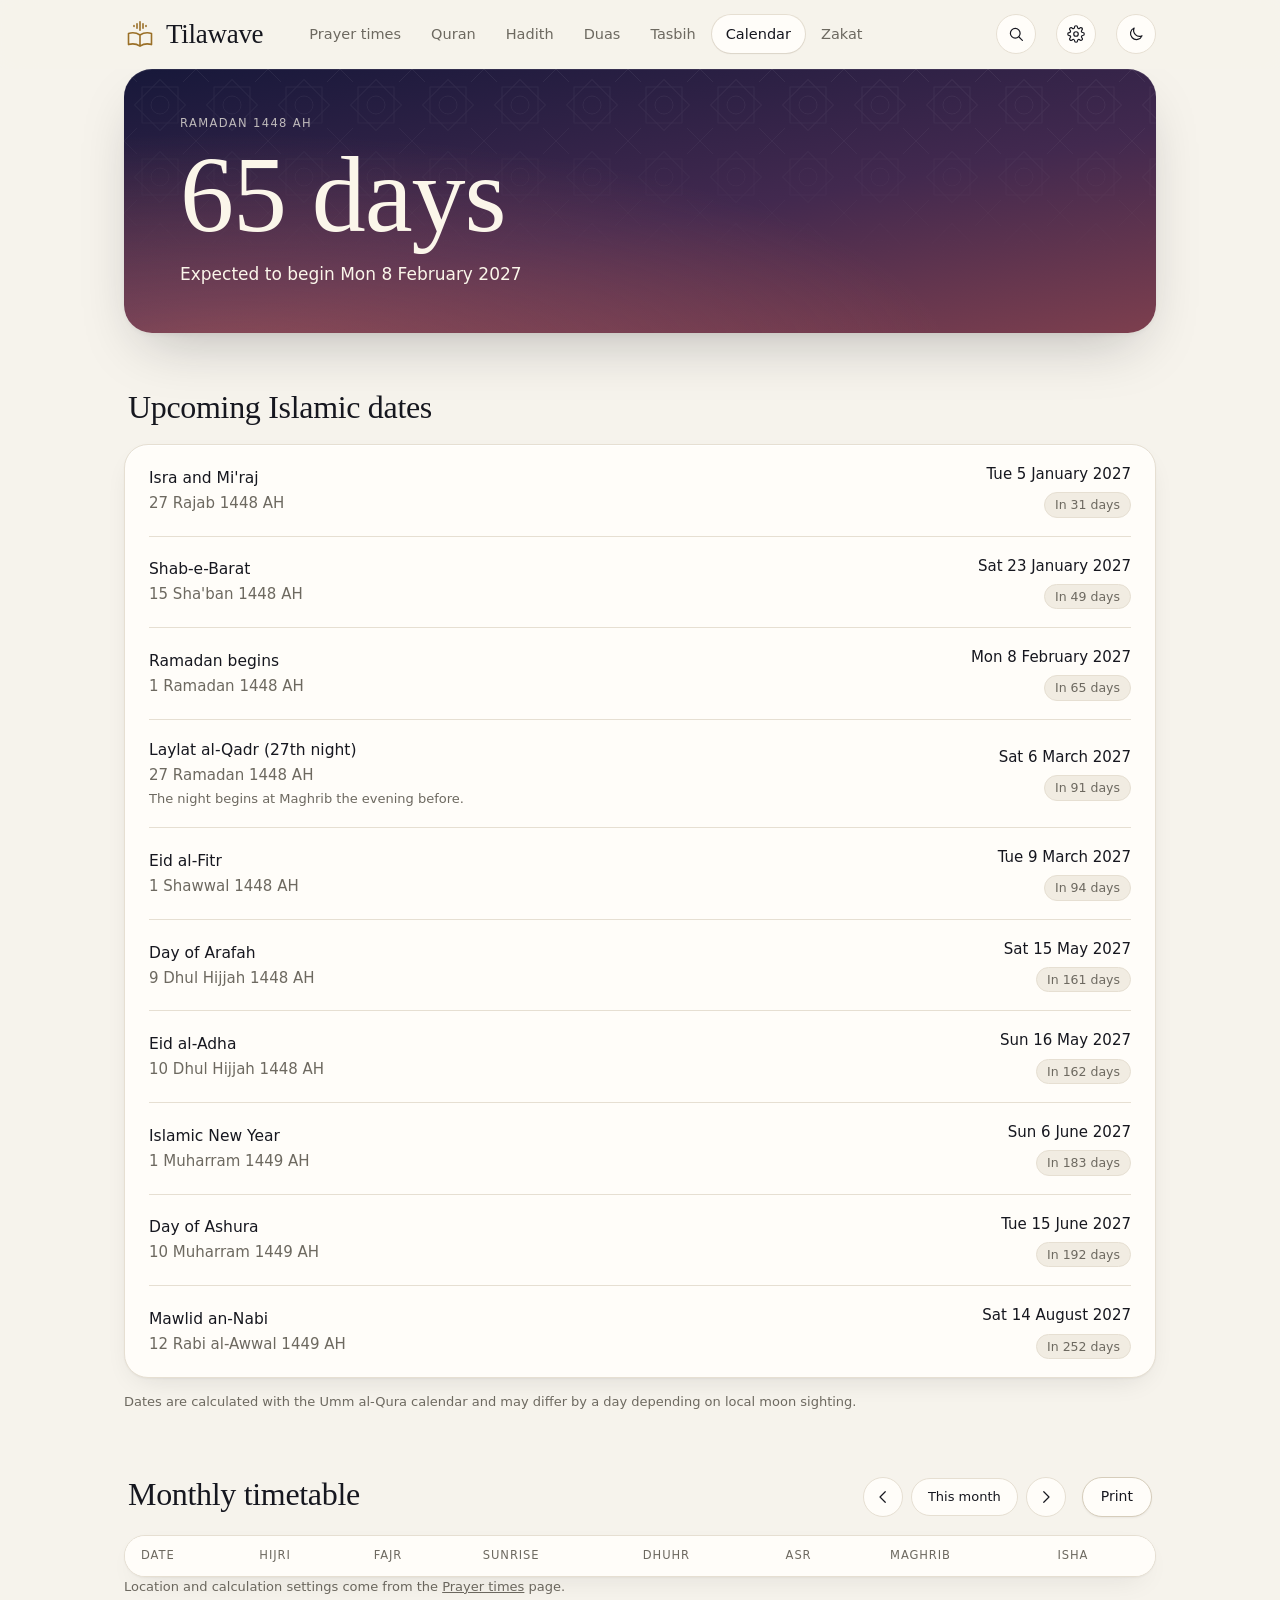
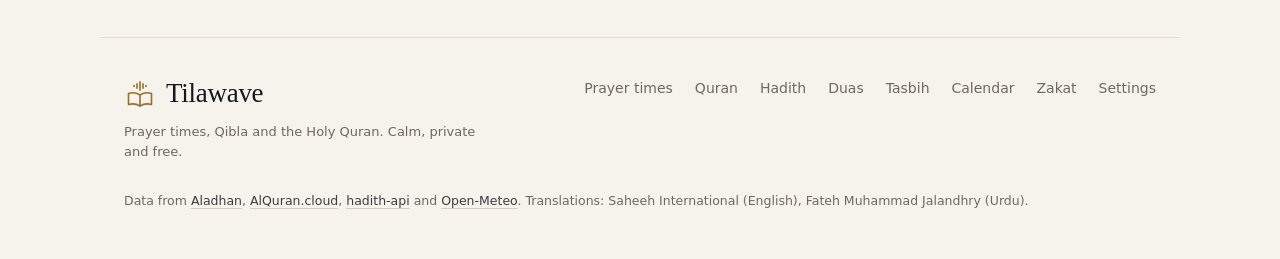
<file: calendar.html>
<!DOCTYPE html>
<html lang="en">
<head>
  <meta charset="UTF-8">
  <meta http-equiv="Content-Security-Policy" content="default-src 'self'; script-src 'self'; style-src 'self' https://fonts.googleapis.com; font-src 'self' https://fonts.gstatic.com https://cdn.jsdelivr.net; img-src 'self' data: blob:; media-src 'self' https: blob:; connect-src 'self' https://api.aladhan.com https://geocoding-api.open-meteo.com https://api.alquran.cloud https://api.quran.com https://cdn.jsdelivr.net https://raw.githubusercontent.com https://api.bigdatacloud.net https://api-bdc.io https://overpass-api.de https://maps.mail.ru https://nominatim.openstreetmap.org https://latest.currency-api.pages.dev; worker-src 'self'; manifest-src 'self'; object-src 'none'; base-uri 'none'; form-action 'self'">
  <meta name="viewport" content="width=device-width, initial-scale=1.0">
  <title>Calendar — Tilawave</title>
  <meta name="description" content="Monthly prayer timetable and upcoming Islamic dates.">
  <meta property="og:type" content="website">
  <meta property="og:site_name" content="Tilawave">
  <meta property="og:title" content="Calendar — Tilawave">
  <meta property="og:description" content="Monthly prayer timetable and upcoming Islamic dates.">
  <meta property="og:image" content="icons/og-image.png">
  <meta property="og:image:width" content="1200">
  <meta property="og:image:height" content="630">
  <meta name="twitter:card" content="summary_large_image">
  <link rel="icon" href="icons/icon.svg" type="image/svg+xml">
  <link rel="apple-touch-icon" href="icons/apple-touch-icon.png">
  <link rel="manifest" href="manifest.webmanifest">
  <meta name="theme-color" content="#f6f3ec" media="(prefers-color-scheme: light)">
  <meta name="theme-color" content="#0b0e1a" media="(prefers-color-scheme: dark)">
  <meta name="apple-mobile-web-app-capable" content="yes">
  <meta name="apple-mobile-web-app-title" content="Tilawave">
  <link rel="preconnect" href="https://fonts.googleapis.com">
  <link rel="preconnect" href="https://fonts.gstatic.com" crossorigin>
  <link href="https://fonts.googleapis.com/css2?family=Instrument+Serif&family=Geist:wght@400;500;600&family=Geist+Mono:wght@400;500&display=swap" rel="stylesheet" crossorigin>
  <link rel="stylesheet" href="style.css">
  <script src="theme.js"></script>
</head>
<body data-page="calendar">
  <header class="topbar">
    <a class="brand" href="./" aria-label="Tilawave home">
      <svg class="brand-mark" viewBox="0 0 32 32" aria-hidden="true">
        <path class="mark-wave" d="M10 7.5v1M13 5.8v4.4M16 3.8v8.4M19 5.8v4.4M22 7.5v1" />
        <path d="M16 17c-3.4-2.3-7.6-2.8-11.5-1.6v11.2c3.9-1.2 8.1-.7 11.5 1.6 3.4-2.3 7.6-2.8 11.5-1.6V15.4c-3.9-1.2-8.1-.7-11.5 1.6zM16 17v11.2" />
      </svg>
      <span class="brand-name">Tilawave</span>
    </a>
    <nav class="nav" aria-label="Main">
      <a href="./" data-page="home">Prayer times</a>
      <a href="quran.html" data-page="quran">Quran</a>
      <a href="hadith.html" data-page="hadith">Hadith</a>
      <a href="duas.html" data-page="duas">Duas</a>
      <a href="tasbih.html" data-page="tasbih">Tasbih</a>
      <a href="calendar.html" data-page="calendar">Calendar</a>
      <a href="zakat.html" data-page="zakat">Zakat</a>
    </nav>
    <button id="install-btn" class="chip install-btn" type="button" hidden>
      <svg viewBox="0 0 24 24" aria-hidden="true"><path d="M12 4v11M7.5 10.5 12 15l4.5-4.5M5 19.5h14" /></svg>
      <span>Install app</span>
    </button>
    <button id="theme-btn" class="icon-btn" type="button" aria-label="Switch theme">
      <svg class="icon-moon" viewBox="0 0 24 24" aria-hidden="true"><path d="M20 14.5A8 8 0 0 1 9.5 4a8 8 0 1 0 10.5 10.5z" /></svg>
      <svg class="icon-sun" viewBox="0 0 24 24" aria-hidden="true"><circle cx="12" cy="12" r="4.5" /><path d="M12 2v2M12 20v2M2 12h2M20 12h2M4.9 4.9l1.4 1.4M17.7 17.7l1.4 1.4M4.9 19.1l1.4-1.4M17.7 6.3l1.4-1.4" /></svg>
    </button>
  </header>

  <main>
    <section class="events-section no-print">
      <div class="featured hero" data-period="dusk" data-tilt="2">
        <div id="featured"></div>
      </div>
      <div class="section-head"><h2>Upcoming Islamic dates</h2></div>
      <ol id="events" class="events"></ol>
      <p class="muted small">Dates are calculated with the Umm al-Qura calendar and may differ by a day depending on local moon sighting.</p>
    </section>

    <section class="timetable-section">
      <div class="section-head">
        <div>
          <h2 id="month-title">Monthly timetable</h2>
          <p id="month-meta" class="muted small"></p>
        </div>
        <div class="month-nav no-print">
          <button id="month-prev" class="icon-btn" type="button" aria-label="Previous month">
            <svg viewBox="0 0 24 24" aria-hidden="true"><path d="M15 5l-7 7 7 7" /></svg>
          </button>
          <button id="month-today" class="chip" type="button">This month</button>
          <button id="month-next" class="icon-btn" type="button" aria-label="Next month">
            <svg viewBox="0 0 24 24" aria-hidden="true"><path d="M9 5l7 7-7 7" /></svg>
          </button>
          <button id="print" class="outline-btn" type="button">Print</button>
        </div>
      </div>
      <p id="timetable-error" class="error" hidden></p>
      <div class="table-wrap card">
        <table class="timetable">
          <thead>
            <tr>
              <th scope="col">Date</th>
              <th scope="col">Hijri</th>
              <th scope="col">Fajr</th>
              <th scope="col">Sunrise</th>
              <th scope="col">Dhuhr</th>
              <th scope="col">Asr</th>
              <th scope="col">Maghrib</th>
              <th scope="col">Isha</th>
            </tr>
          </thead>
          <tbody id="timetable"></tbody>
        </table>
      </div>
      <p class="muted small no-print">Location and calculation settings come from the <a href="./">Prayer times</a> page.</p>
    </section>
  </main>

  <footer class="site-footer no-print">
    <div class="footer-top">
      <div class="footer-brand">
        <a class="brand" href="./" aria-label="Tilawave home">
          <svg class="brand-mark" viewBox="0 0 32 32" aria-hidden="true">
            <path class="mark-wave" d="M10 7.5v1M13 5.8v4.4M16 3.8v8.4M19 5.8v4.4M22 7.5v1" />
            <path d="M16 17c-3.4-2.3-7.6-2.8-11.5-1.6v11.2c3.9-1.2 8.1-.7 11.5 1.6 3.4-2.3 7.6-2.8 11.5-1.6V15.4c-3.9-1.2-8.1-.7-11.5 1.6zM16 17v11.2" />
          </svg>
          <span class="brand-name">Tilawave</span>
        </a>
        <p class="muted small">Prayer times, Qibla and the Holy Quran. Calm, private and free.</p>
      </div>
      <nav class="footer-nav" aria-label="Footer">
        <a href="./">Prayer times</a>
        <a href="quran.html">Quran</a>
        <a href="hadith.html">Hadith</a>
        <a href="duas.html">Duas</a>
        <a href="tasbih.html">Tasbih</a>
        <a href="calendar.html">Calendar</a>
        <a href="zakat.html">Zakat</a>
        <a href="settings.html">Settings</a>
      </nav>
    </div>
    <p class="footer-credits">
      Data from <a href="https://aladhan.com/prayer-times-api" target="_blank" rel="noopener">Aladhan</a>,
      <a href="https://alquran.cloud/api" target="_blank" rel="noopener">AlQuran.cloud</a>,
      <a href="https://github.com/fawazahmed0/hadith-api" target="_blank" rel="noopener">hadith-api</a> and
      <a href="https://open-meteo.com/" target="_blank" rel="noopener">Open-Meteo</a>.
      Translations: Saheeh International (English), Fateh Muhammad Jalandhry (Urdu).
    </p>
  </footer>

  <script src="common.js"></script>
  <script src="calendar.js"></script>
</body>
</html>
</file>
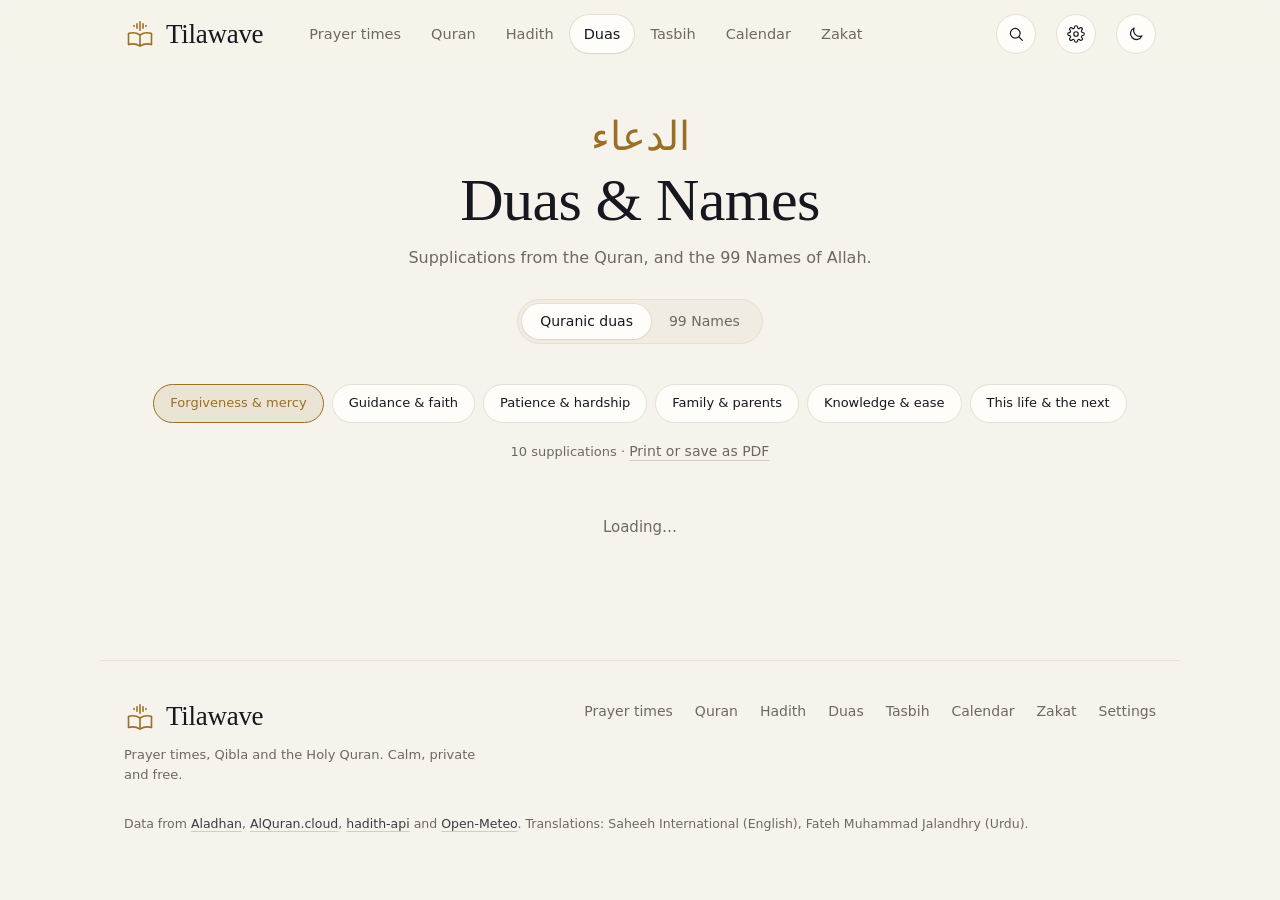
<file: duas.html>
<!DOCTYPE html>
<html lang="en">
<head>
  <meta charset="UTF-8">
  <meta http-equiv="Content-Security-Policy" content="default-src 'self'; script-src 'self'; style-src 'self' https://fonts.googleapis.com; font-src 'self' https://fonts.gstatic.com https://cdn.jsdelivr.net; img-src 'self' data: blob:; media-src 'self' https: blob:; connect-src 'self' https://api.aladhan.com https://geocoding-api.open-meteo.com https://api.alquran.cloud https://api.quran.com https://cdn.jsdelivr.net https://raw.githubusercontent.com https://api.bigdatacloud.net https://api-bdc.io https://overpass-api.de https://maps.mail.ru https://nominatim.openstreetmap.org https://latest.currency-api.pages.dev; worker-src 'self'; manifest-src 'self'; object-src 'none'; base-uri 'none'; form-action 'self'">
  <meta name="viewport" content="width=device-width, initial-scale=1.0">
  <title>Duas — Tilawave</title>
  <meta name="description" content="Supplications from the Holy Quran with translation, transliteration and recitation, and the 99 Names of Allah with a practice quiz.">
  <meta property="og:type" content="website">
  <meta property="og:site_name" content="Tilawave">
  <meta property="og:title" content="Duas — Tilawave">
  <meta property="og:description" content="Supplications from the Holy Quran with translation, transliteration and recitation, and the 99 Names of Allah with a practice quiz.">
  <meta property="og:image" content="icons/og-image.png">
  <meta property="og:image:width" content="1200">
  <meta property="og:image:height" content="630">
  <meta name="twitter:card" content="summary_large_image">
  <link rel="icon" href="icons/icon.svg" type="image/svg+xml">
  <link rel="apple-touch-icon" href="icons/apple-touch-icon.png">
  <link rel="manifest" href="manifest.webmanifest">
  <meta name="theme-color" content="#f6f3ec" media="(prefers-color-scheme: light)">
  <meta name="theme-color" content="#0b0e1a" media="(prefers-color-scheme: dark)">
  <meta name="apple-mobile-web-app-capable" content="yes">
  <meta name="apple-mobile-web-app-title" content="Tilawave">
  <link rel="preconnect" href="https://fonts.googleapis.com">
  <link rel="preconnect" href="https://fonts.gstatic.com" crossorigin>
  <link href="https://fonts.googleapis.com/css2?family=Instrument+Serif&family=Geist:wght@400;500;600&family=Geist+Mono:wght@400;500&family=Amiri+Quran&family=Noto+Nastaliq+Urdu:wght@400&display=swap" rel="stylesheet" crossorigin>
  <link rel="stylesheet" href="style.css">
  <script src="theme.js"></script>
</head>
<body data-page="duas">
  <header class="topbar">
    <a class="brand" href="./" aria-label="Tilawave home">
      <svg class="brand-mark" viewBox="0 0 32 32" aria-hidden="true">
        <path class="mark-wave" d="M10 7.5v1M13 5.8v4.4M16 3.8v8.4M19 5.8v4.4M22 7.5v1" />
        <path d="M16 17c-3.4-2.3-7.6-2.8-11.5-1.6v11.2c3.9-1.2 8.1-.7 11.5 1.6 3.4-2.3 7.6-2.8 11.5-1.6V15.4c-3.9-1.2-8.1-.7-11.5 1.6zM16 17v11.2" />
      </svg>
      <span class="brand-name">Tilawave</span>
    </a>
    <nav class="nav" aria-label="Main">
      <a href="./" data-page="home">Prayer times</a>
      <a href="quran.html" data-page="quran">Quran</a>
      <a href="hadith.html" data-page="hadith">Hadith</a>
      <a href="duas.html" data-page="duas">Duas</a>
      <a href="tasbih.html" data-page="tasbih">Tasbih</a>
      <a href="calendar.html" data-page="calendar">Calendar</a>
      <a href="zakat.html" data-page="zakat">Zakat</a>
    </nav>
    <button id="install-btn" class="chip install-btn" type="button" hidden>
      <svg viewBox="0 0 24 24" aria-hidden="true"><path d="M12 4v11M7.5 10.5 12 15l4.5-4.5M5 19.5h14" /></svg>
      <span>Install app</span>
    </button>
    <button id="theme-btn" class="icon-btn" type="button" aria-label="Switch theme">
      <svg class="icon-moon" viewBox="0 0 24 24" aria-hidden="true"><path d="M20 14.5A8 8 0 0 1 9.5 4a8 8 0 1 0 10.5 10.5z" /></svg>
      <svg class="icon-sun" viewBox="0 0 24 24" aria-hidden="true"><circle cx="12" cy="12" r="4.5" /><path d="M12 2v2M12 20v2M2 12h2M20 12h2M4.9 4.9l1.4 1.4M17.7 17.7l1.4 1.4M4.9 19.1l1.4-1.4M17.7 6.3l1.4-1.4" /></svg>
    </button>
  </header>

  <main class="duas-page">
    <section class="page-head">
      <p class="arabic-title" lang="ar" dir="rtl">الدعاء</p>
      <h1>Duas &amp; Names</h1>
      <p class="page-sub muted">Supplications from the Quran, and the 99 Names of Allah.</p>
      <div class="segmented page-tabs" role="tablist" aria-label="Section">
        <button id="tab-duas" role="tab" type="button" aria-selected="true" aria-controls="duas-view">Quranic duas</button>
        <button id="tab-names" role="tab" type="button" aria-selected="false" aria-controls="names-view">99 Names</button>
      </div>
    </section>

    <!-- Quranic duas -->
    <section id="duas-view" data-reveal="flat">
      <div id="dua-topics" class="topic-chips" role="group" aria-label="Topic"></div>
      <p id="topic-note" class="muted topic-note"></p>
      <div id="duas" class="duas"></div>
    </section>

    <!-- 99 Names -->
    <section id="names-view" data-reveal="flat" hidden>
      <div class="section-head">
        <input id="names-filter" class="filter" type="search" placeholder="Filter by name or meaning" aria-label="Filter names">
        <button id="quiz-start" class="outline-btn" type="button">Practise the names</button>
      </div>

      <section id="quiz" class="quiz card" hidden aria-live="polite">
        <div class="quiz-head">
          <p class="eyebrow">Practice</p>
          <span id="quiz-score" class="muted small"></span>
          <button id="quiz-close" class="text-btn" type="button">Close</button>
        </div>
        <p id="quiz-name" class="quiz-name" lang="ar" dir="rtl"></p>
        <p id="quiz-translit" class="quiz-translit"></p>
        <p class="muted small">What does this name mean?</p>
        <div id="quiz-options" class="quiz-options"></div>
        <button id="quiz-next" class="outline-btn" type="button" hidden>Next name</button>
      </section>

      <p id="names-error" class="error" hidden></p>
      <ol id="names" class="names-grid"></ol>
      <p class="muted small names-credit">Names and meanings from the Aladhan API. Tap a name to mark it as learned.</p>
    </section>
  </main>

  <footer class="site-footer">
    <div class="footer-top">
      <div class="footer-brand">
        <a class="brand" href="./" aria-label="Tilawave home">
          <svg class="brand-mark" viewBox="0 0 32 32" aria-hidden="true">
            <path class="mark-wave" d="M10 7.5v1M13 5.8v4.4M16 3.8v8.4M19 5.8v4.4M22 7.5v1" />
            <path d="M16 17c-3.4-2.3-7.6-2.8-11.5-1.6v11.2c3.9-1.2 8.1-.7 11.5 1.6 3.4-2.3 7.6-2.8 11.5-1.6V15.4c-3.9-1.2-8.1-.7-11.5 1.6zM16 17v11.2" />
          </svg>
          <span class="brand-name">Tilawave</span>
        </a>
        <p class="muted small">Prayer times, Qibla and the Holy Quran. Calm, private and free.</p>
      </div>
      <nav class="footer-nav" aria-label="Footer">
        <a href="./">Prayer times</a>
        <a href="quran.html">Quran</a>
        <a href="hadith.html">Hadith</a>
        <a href="duas.html">Duas</a>
        <a href="tasbih.html">Tasbih</a>
        <a href="calendar.html">Calendar</a>
        <a href="zakat.html">Zakat</a>
        <a href="settings.html">Settings</a>
      </nav>
    </div>
    <p class="footer-credits">
      Data from <a href="https://aladhan.com/prayer-times-api" target="_blank" rel="noopener">Aladhan</a>,
      <a href="https://alquran.cloud/api" target="_blank" rel="noopener">AlQuran.cloud</a>,
      <a href="https://github.com/fawazahmed0/hadith-api" target="_blank" rel="noopener">hadith-api</a> and
      <a href="https://open-meteo.com/" target="_blank" rel="noopener">Open-Meteo</a>.
      Translations: Saheeh International (English), Fateh Muhammad Jalandhry (Urdu).
    </p>
  </footer>

  <script src="common.js"></script>
  <script src="duas.js"></script>
</body>
</html>
</file>
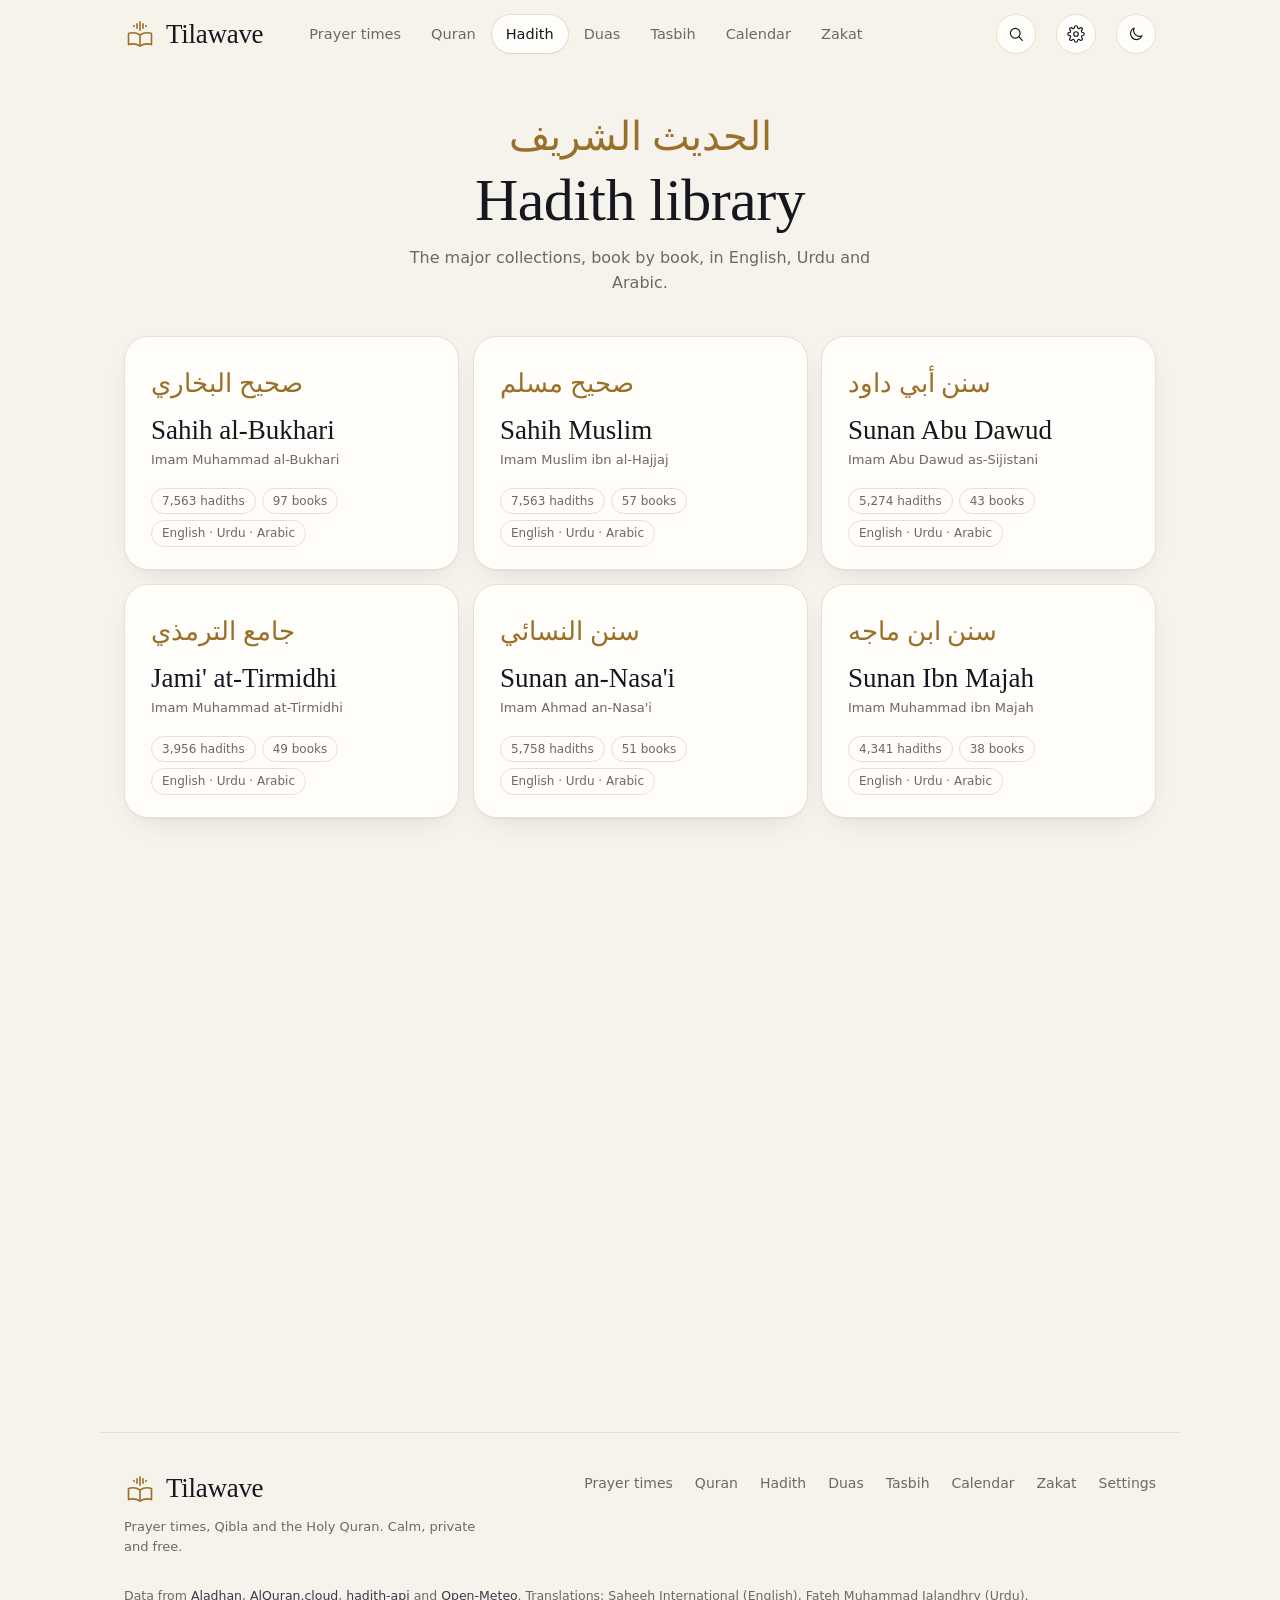
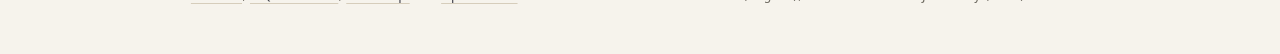
<file: hadith.html>
<!DOCTYPE html>
<html lang="en">
<head>
  <meta charset="UTF-8">
  <meta http-equiv="Content-Security-Policy" content="default-src 'self'; script-src 'self'; style-src 'self' https://fonts.googleapis.com; font-src 'self' https://fonts.gstatic.com https://cdn.jsdelivr.net; img-src 'self' data: blob:; media-src 'self' https: blob:; connect-src 'self' https://api.aladhan.com https://geocoding-api.open-meteo.com https://api.alquran.cloud https://api.quran.com https://cdn.jsdelivr.net https://raw.githubusercontent.com https://api.bigdatacloud.net https://api-bdc.io https://overpass-api.de https://maps.mail.ru https://nominatim.openstreetmap.org https://latest.currency-api.pages.dev; worker-src 'self'; manifest-src 'self'; object-src 'none'; base-uri 'none'; form-action 'self'">
  <meta name="viewport" content="width=device-width, initial-scale=1.0">
  <title>Hadith — Tilawave</title>
  <meta name="description" content="Browse Sahih al-Bukhari, Sahih Muslim, the Sunan, Muwatta and the Forty Hadith collections book by book, in English, Urdu and Arabic.">
  <meta property="og:type" content="website">
  <meta property="og:site_name" content="Tilawave">
  <meta property="og:title" content="Hadith — Tilawave">
  <meta property="og:description" content="Browse Sahih al-Bukhari, Sahih Muslim, the Sunan, Muwatta and the Forty Hadith collections book by book, in English, Urdu and Arabic.">
  <meta property="og:image" content="icons/og-image.png">
  <meta property="og:image:width" content="1200">
  <meta property="og:image:height" content="630">
  <meta name="twitter:card" content="summary_large_image">
  <link rel="icon" href="icons/icon.svg" type="image/svg+xml">
  <link rel="apple-touch-icon" href="icons/apple-touch-icon.png">
  <link rel="manifest" href="manifest.webmanifest">
  <meta name="theme-color" content="#f6f3ec" media="(prefers-color-scheme: light)">
  <meta name="theme-color" content="#0b0e1a" media="(prefers-color-scheme: dark)">
  <meta name="apple-mobile-web-app-capable" content="yes">
  <meta name="apple-mobile-web-app-title" content="Tilawave">
  <link rel="preconnect" href="https://fonts.googleapis.com">
  <link rel="preconnect" href="https://fonts.gstatic.com" crossorigin>
  <link href="https://fonts.googleapis.com/css2?family=Instrument+Serif&family=Geist:wght@400;500;600&family=Geist+Mono:wght@400;500&family=Amiri+Quran&family=Noto+Nastaliq+Urdu:wght@400&display=swap" rel="stylesheet" crossorigin>
  <link rel="stylesheet" href="style.css">
  <script src="theme.js"></script>
</head>
<body data-page="hadith">
  <header class="topbar">
    <a class="brand" href="./" aria-label="Tilawave home">
      <svg class="brand-mark" viewBox="0 0 32 32" aria-hidden="true">
        <path class="mark-wave" d="M10 7.5v1M13 5.8v4.4M16 3.8v8.4M19 5.8v4.4M22 7.5v1" />
        <path d="M16 17c-3.4-2.3-7.6-2.8-11.5-1.6v11.2c3.9-1.2 8.1-.7 11.5 1.6 3.4-2.3 7.6-2.8 11.5-1.6V15.4c-3.9-1.2-8.1-.7-11.5 1.6zM16 17v11.2" />
      </svg>
      <span class="brand-name">Tilawave</span>
    </a>
    <nav class="nav" aria-label="Main">
      <a href="./" data-page="home">Prayer times</a>
      <a href="quran.html" data-page="quran">Quran</a>
      <a href="hadith.html" data-page="hadith">Hadith</a>
      <a href="duas.html" data-page="duas">Duas</a>
      <a href="tasbih.html" data-page="tasbih">Tasbih</a>
      <a href="calendar.html" data-page="calendar">Calendar</a>
      <a href="zakat.html" data-page="zakat">Zakat</a>
    </nav>
    <button id="install-btn" class="chip install-btn" type="button" hidden>
      <svg viewBox="0 0 24 24" aria-hidden="true"><path d="M12 4v11M7.5 10.5 12 15l4.5-4.5M5 19.5h14" /></svg>
      <span>Install app</span>
    </button>
    <button id="theme-btn" class="icon-btn" type="button" aria-label="Switch theme">
      <svg class="icon-moon" viewBox="0 0 24 24" aria-hidden="true"><path d="M20 14.5A8 8 0 0 1 9.5 4a8 8 0 1 0 10.5 10.5z" /></svg>
      <svg class="icon-sun" viewBox="0 0 24 24" aria-hidden="true"><circle cx="12" cy="12" r="4.5" /><path d="M12 2v2M12 20v2M2 12h2M20 12h2M4.9 4.9l1.4 1.4M17.7 17.7l1.4 1.4M4.9 19.1l1.4-1.4M17.7 6.3l1.4-1.4" /></svg>
    </button>
  </header>

  <main class="hadith-page">
    <section class="page-head">
      <p class="arabic-title" lang="ar" dir="rtl">الحديث الشريف</p>
      <h1 id="page-title">Hadith library</h1>
      <p class="page-sub muted">The major collections, book by book, in English, Urdu and Arabic.</p>
    </section>

    <p id="hadith-error" class="error" hidden></p>

    <!-- All collections -->
    <section id="collections-view" data-reveal="flat" hidden>
      <ol id="collections" class="collection-grid"></ol>
    </section>

    <!-- The books of one collection -->
    <section id="books-view" data-reveal="flat" hidden>
      <a class="back-link text-btn" href="hadith.html">All collections</a>
      <div class="collection-head">
        <p id="collection-ar" class="collection-ar" lang="ar" dir="rtl"></p>
        <h2 id="collection-title"></h2>
        <p id="collection-meta" class="muted"></p>
      </div>
      <div class="section-head">
        <form id="jump-form" class="search-pill jump-pill">
          <svg class="field-icon" viewBox="0 0 24 24" aria-hidden="true"><path d="M5 9h14M5 15h14M10 4 8 20M16 4l-2 16" /></svg>
          <input id="jump-n" type="number" inputmode="numeric" min="1" placeholder="Hadith number" aria-label="Go to hadith number" required>
          <button class="pill-submit" type="submit">Open</button>
        </form>
        <input id="book-filter" class="filter" type="search" placeholder="Filter books" aria-label="Filter books">
      </div>
      <ol id="books" class="book-list card"></ol>
    </section>

    <!-- The hadiths of one book -->
    <section id="book-view" data-reveal="flat" hidden>
      <a id="book-back" class="back-link text-btn" href="hadith.html">All books</a>
      <div class="collection-head">
        <p id="book-eyebrow" class="eyebrow"></p>
        <h2 id="book-title"></h2>
        <p id="book-meta" class="muted"></p>
      </div>
      <div class="reader-tools card hadith-tools">
        <label>Language
          <select id="hadith-lang"></select>
        </label>
        <button id="arabic-btn" class="chip" type="button" aria-pressed="false">Arabic text</button>
        <input id="hadith-filter" class="filter" type="search" placeholder="Search this book" aria-label="Search this book">
      </div>
      <div class="hadith-count-row">
        <p id="hadith-count" class="hadith-count muted small"></p>
        <button id="print-book" class="text-btn small no-print" type="button">Print or save as PDF</button>
      </div>
      <ol id="hadiths" class="hadith-list"><li class="muted loading-text">Loading…</li></ol>
      <div class="more-wrap"><button id="more-hadiths" class="outline-btn" type="button" hidden>Show more</button></div>
      <nav class="surah-nav">
        <a id="prev-book" class="outline-btn" href="#" hidden></a>
        <a id="next-book" class="outline-btn" href="#" hidden></a>
      </nav>
    </section>
  </main>

  <footer class="site-footer">
    <div class="footer-top">
      <div class="footer-brand">
        <a class="brand" href="./" aria-label="Tilawave home">
          <svg class="brand-mark" viewBox="0 0 32 32" aria-hidden="true">
            <path class="mark-wave" d="M10 7.5v1M13 5.8v4.4M16 3.8v8.4M19 5.8v4.4M22 7.5v1" />
            <path d="M16 17c-3.4-2.3-7.6-2.8-11.5-1.6v11.2c3.9-1.2 8.1-.7 11.5 1.6 3.4-2.3 7.6-2.8 11.5-1.6V15.4c-3.9-1.2-8.1-.7-11.5 1.6zM16 17v11.2" />
          </svg>
          <span class="brand-name">Tilawave</span>
        </a>
        <p class="muted small">Prayer times, Qibla and the Holy Quran. Calm, private and free.</p>
      </div>
      <nav class="footer-nav" aria-label="Footer">
        <a href="./">Prayer times</a>
        <a href="quran.html">Quran</a>
        <a href="hadith.html">Hadith</a>
        <a href="duas.html">Duas</a>
        <a href="tasbih.html">Tasbih</a>
        <a href="calendar.html">Calendar</a>
        <a href="zakat.html">Zakat</a>
        <a href="settings.html">Settings</a>
      </nav>
    </div>
    <p class="footer-credits">
      Data from <a href="https://aladhan.com/prayer-times-api" target="_blank" rel="noopener">Aladhan</a>,
      <a href="https://alquran.cloud/api" target="_blank" rel="noopener">AlQuran.cloud</a>,
      <a href="https://github.com/fawazahmed0/hadith-api" target="_blank" rel="noopener">hadith-api</a> and
      <a href="https://open-meteo.com/" target="_blank" rel="noopener">Open-Meteo</a>.
      Translations: Saheeh International (English), Fateh Muhammad Jalandhry (Urdu).
    </p>
  </footer>

  <script src="common.js"></script>
  <script src="hadith.js"></script>
</body>
</html>
</file>
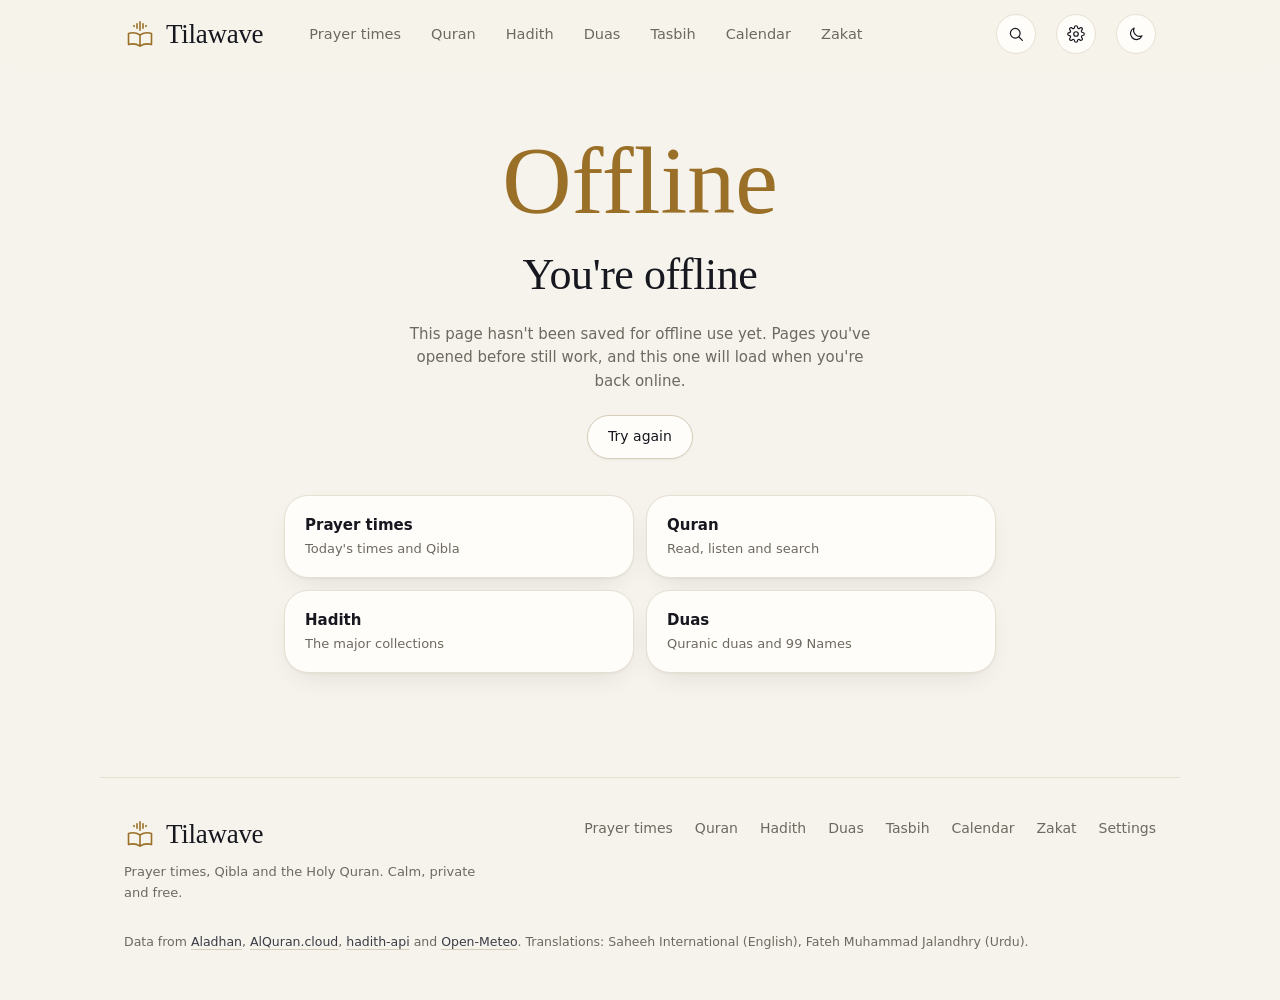
<file: offline.html>
<!DOCTYPE html>
<html lang="en">
<head>
  <meta charset="UTF-8">
  <meta http-equiv="Content-Security-Policy" content="default-src 'self'; script-src 'self'; style-src 'self' https://fonts.googleapis.com; font-src 'self' https://fonts.gstatic.com https://cdn.jsdelivr.net; img-src 'self' data: blob:; media-src 'self' https: blob:; connect-src 'self' https://api.aladhan.com https://geocoding-api.open-meteo.com https://api.alquran.cloud https://api.quran.com https://cdn.jsdelivr.net https://raw.githubusercontent.com https://api.bigdatacloud.net https://api-bdc.io https://overpass-api.de https://maps.mail.ru https://nominatim.openstreetmap.org https://latest.currency-api.pages.dev; worker-src 'self'; manifest-src 'self'; object-src 'none'; base-uri 'none'; form-action 'self'">
  <meta name="viewport" content="width=device-width, initial-scale=1.0">
  <title>Offline — Tilawave</title>
  <meta name="description" content="You are offline.">
  <meta name="robots" content="noindex">
  <link rel="icon" href="icons/icon.svg" type="image/svg+xml">
  <link rel="apple-touch-icon" href="icons/apple-touch-icon.png">
  <link rel="manifest" href="manifest.webmanifest">
  <meta name="theme-color" content="#f6f3ec" media="(prefers-color-scheme: light)">
  <meta name="theme-color" content="#0b0e1a" media="(prefers-color-scheme: dark)">
  <meta name="apple-mobile-web-app-capable" content="yes">
  <meta name="apple-mobile-web-app-title" content="Tilawave">
  <link rel="preconnect" href="https://fonts.googleapis.com">
  <link rel="preconnect" href="https://fonts.gstatic.com" crossorigin>
  <link href="https://fonts.googleapis.com/css2?family=Instrument+Serif&family=Geist:wght@400;500;600&family=Geist+Mono:wght@400;500&family=Amiri+Quran&family=Noto+Nastaliq+Urdu:wght@400&display=swap" rel="stylesheet" crossorigin>
  <link rel="stylesheet" href="style.css">
  <script src="theme.js"></script>
</head>
<body data-page="offline">
  <header class="topbar">
    <a class="brand" href="./" aria-label="Tilawave home">
      <svg class="brand-mark" viewBox="0 0 32 32" aria-hidden="true">
        <path class="mark-wave" d="M10 7.5v1M13 5.8v4.4M16 3.8v8.4M19 5.8v4.4M22 7.5v1" />
        <path d="M16 17c-3.4-2.3-7.6-2.8-11.5-1.6v11.2c3.9-1.2 8.1-.7 11.5 1.6 3.4-2.3 7.6-2.8 11.5-1.6V15.4c-3.9-1.2-8.1-.7-11.5 1.6zM16 17v11.2" />
      </svg>
      <span class="brand-name">Tilawave</span>
    </a>
    <nav class="nav" aria-label="Main">
      <a href="./" data-page="home">Prayer times</a>
      <a href="quran.html" data-page="quran">Quran</a>
      <a href="hadith.html" data-page="hadith">Hadith</a>
      <a href="duas.html" data-page="duas">Duas</a>
      <a href="tasbih.html" data-page="tasbih">Tasbih</a>
      <a href="calendar.html" data-page="calendar">Calendar</a>
      <a href="zakat.html" data-page="zakat">Zakat</a>
    </nav>
    <button id="install-btn" class="chip install-btn" type="button" hidden>
      <svg viewBox="0 0 24 24" aria-hidden="true"><path d="M12 4v11M7.5 10.5 12 15l4.5-4.5M5 19.5h14" /></svg>
      <span>Install app</span>
    </button>
    <button id="theme-btn" class="icon-btn" type="button" aria-label="Switch theme">
      <svg class="icon-moon" viewBox="0 0 24 24" aria-hidden="true"><path d="M20 14.5A8 8 0 0 1 9.5 4a8 8 0 1 0 10.5 10.5z" /></svg>
      <svg class="icon-sun" viewBox="0 0 24 24" aria-hidden="true"><circle cx="12" cy="12" r="4.5" /><path d="M12 2v2M12 20v2M2 12h2M20 12h2M4.9 4.9l1.4 1.4M17.7 17.7l1.4 1.4M4.9 19.1l1.4-1.4M17.7 6.3l1.4-1.4" /></svg>
    </button>
  </header>

  <main class="status-page">
    <p class="status-code">Offline</p>
    <h1>You're offline</h1>
    <p class="muted">This page hasn't been saved for offline use yet. Pages you've opened before still work, and this one will load when you're back online.</p>
    <button class="outline-btn" type="button" id="reload-btn">Try again</button>
    <nav class="status-links" aria-label="Main sections">
      <a class="card" href="./"><strong>Prayer times</strong><span class="muted small">Today's times and Qibla</span></a>
      <a class="card" href="quran.html"><strong>Quran</strong><span class="muted small">Read, listen and search</span></a>
      <a class="card" href="hadith.html"><strong>Hadith</strong><span class="muted small">The major collections</span></a>
      <a class="card" href="duas.html"><strong>Duas</strong><span class="muted small">Quranic duas and 99 Names</span></a>
    </nav>
  </main>

  <footer class="site-footer">
    <div class="footer-top">
      <div class="footer-brand">
        <a class="brand" href="./" aria-label="Tilawave home">
          <svg class="brand-mark" viewBox="0 0 32 32" aria-hidden="true">
            <path class="mark-wave" d="M10 7.5v1M13 5.8v4.4M16 3.8v8.4M19 5.8v4.4M22 7.5v1" />
            <path d="M16 17c-3.4-2.3-7.6-2.8-11.5-1.6v11.2c3.9-1.2 8.1-.7 11.5 1.6 3.4-2.3 7.6-2.8 11.5-1.6V15.4c-3.9-1.2-8.1-.7-11.5 1.6zM16 17v11.2" />
          </svg>
          <span class="brand-name">Tilawave</span>
        </a>
        <p class="muted small">Prayer times, Qibla and the Holy Quran. Calm, private and free.</p>
      </div>
      <nav class="footer-nav" aria-label="Footer">
        <a href="./">Prayer times</a>
        <a href="quran.html">Quran</a>
        <a href="hadith.html">Hadith</a>
        <a href="duas.html">Duas</a>
        <a href="tasbih.html">Tasbih</a>
        <a href="calendar.html">Calendar</a>
        <a href="zakat.html">Zakat</a>
        <a href="settings.html">Settings</a>
      </nav>
    </div>
    <p class="footer-credits">
      Data from <a href="https://aladhan.com/prayer-times-api" target="_blank" rel="noopener">Aladhan</a>,
      <a href="https://alquran.cloud/api" target="_blank" rel="noopener">AlQuran.cloud</a>,
      <a href="https://github.com/fawazahmed0/hadith-api" target="_blank" rel="noopener">hadith-api</a> and
      <a href="https://open-meteo.com/" target="_blank" rel="noopener">Open-Meteo</a>.
      Translations: Saheeh International (English), Fateh Muhammad Jalandhry (Urdu).
    </p>
  </footer>

  <script src="common.js"></script>
  
</body>
</html>
</file>
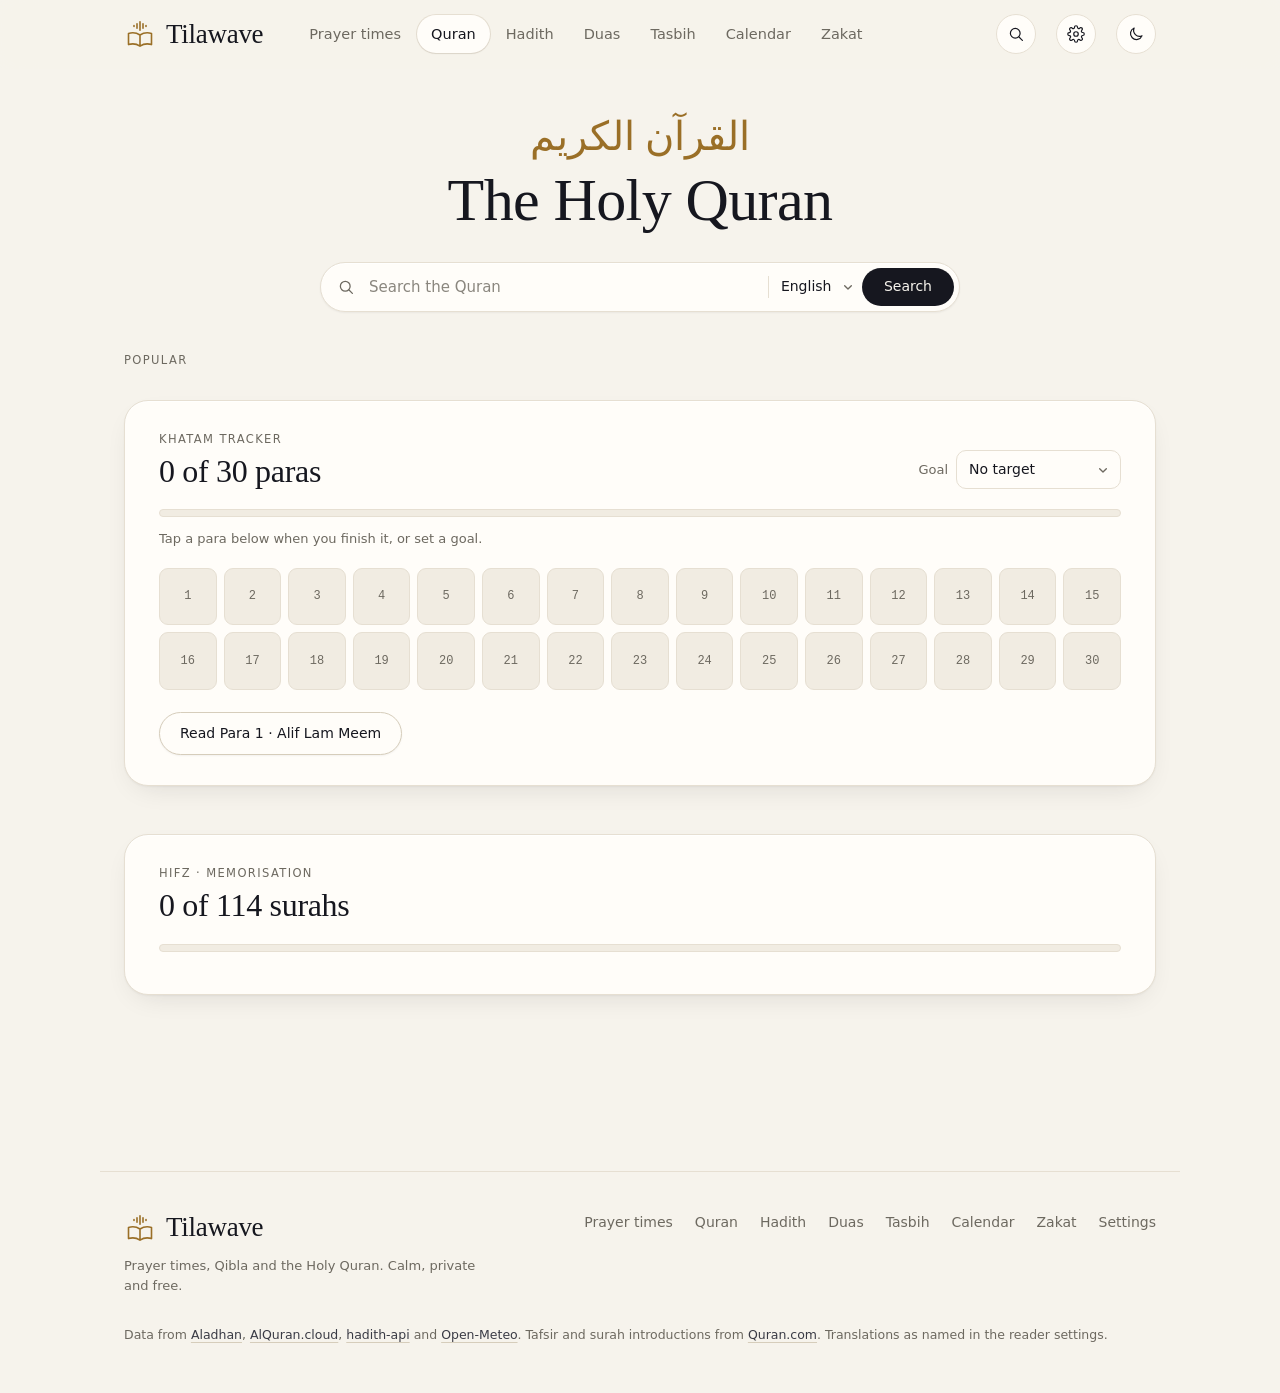
<file: quran.html>
<!DOCTYPE html>
<html lang="en">
<head>
  <meta charset="UTF-8">
  <meta http-equiv="Content-Security-Policy" content="default-src 'self'; script-src 'self'; style-src 'self' https://fonts.googleapis.com; font-src 'self' https://fonts.gstatic.com https://cdn.jsdelivr.net; img-src 'self' data: blob:; media-src 'self' https: blob:; connect-src 'self' https://api.aladhan.com https://geocoding-api.open-meteo.com https://api.alquran.cloud https://api.quran.com https://cdn.jsdelivr.net https://raw.githubusercontent.com https://api.bigdatacloud.net https://api-bdc.io https://overpass-api.de https://maps.mail.ru https://nominatim.openstreetmap.org https://latest.currency-api.pages.dev; worker-src 'self'; manifest-src 'self'; object-src 'none'; base-uri 'none'; form-action 'self'">
  <meta name="viewport" content="width=device-width, initial-scale=1.0">
  <title>Quran — Tilawave</title>
  <meta name="description" content="Read, listen to, search and study the Holy Quran with translations, transliteration, tafsir and surah introductions.">
  <meta property="og:type" content="website">
  <meta property="og:site_name" content="Tilawave">
  <meta property="og:title" content="Quran — Tilawave">
  <meta property="og:description" content="Read, listen to, search and study the Holy Quran with translations, transliteration, tafsir and surah introductions.">
  <meta property="og:image" content="icons/og-image.png">
  <meta property="og:image:width" content="1200">
  <meta property="og:image:height" content="630">
  <meta name="twitter:card" content="summary_large_image">
  <link rel="icon" href="icons/icon.svg" type="image/svg+xml">
  <link rel="apple-touch-icon" href="icons/apple-touch-icon.png">
  <link rel="manifest" href="manifest.webmanifest">
  <meta name="theme-color" content="#f6f3ec" media="(prefers-color-scheme: light)">
  <meta name="theme-color" content="#0b0e1a" media="(prefers-color-scheme: dark)">
  <meta name="apple-mobile-web-app-capable" content="yes">
  <meta name="apple-mobile-web-app-title" content="Tilawave">
  <link rel="preconnect" href="https://fonts.googleapis.com">
  <link rel="preconnect" href="https://fonts.gstatic.com" crossorigin>
  <link href="https://fonts.googleapis.com/css2?family=Instrument+Serif&family=Geist:wght@400;500;600&family=Geist+Mono:wght@400;500&family=Noto+Naskh+Arabic:wght@400&family=Amiri+Quran&family=Noto+Nastaliq+Urdu:wght@400&display=swap" rel="stylesheet" crossorigin>
  <link rel="stylesheet" href="style.css">
  <script src="theme.js"></script>
</head>
<body data-page="quran">
  <header class="topbar">
    <a class="brand" href="./" aria-label="Tilawave home">
      <svg class="brand-mark" viewBox="0 0 32 32" aria-hidden="true">
        <path class="mark-wave" d="M10 7.5v1M13 5.8v4.4M16 3.8v8.4M19 5.8v4.4M22 7.5v1" />
        <path d="M16 17c-3.4-2.3-7.6-2.8-11.5-1.6v11.2c3.9-1.2 8.1-.7 11.5 1.6 3.4-2.3 7.6-2.8 11.5-1.6V15.4c-3.9-1.2-8.1-.7-11.5 1.6zM16 17v11.2" />
      </svg>
      <span class="brand-name">Tilawave</span>
    </a>
    <nav class="nav" aria-label="Main">
      <a href="./" data-page="home">Prayer times</a>
      <a href="quran.html" data-page="quran">Quran</a>
      <a href="hadith.html" data-page="hadith">Hadith</a>
      <a href="duas.html" data-page="duas">Duas</a>
      <a href="tasbih.html" data-page="tasbih">Tasbih</a>
      <a href="calendar.html" data-page="calendar">Calendar</a>
      <a href="zakat.html" data-page="zakat">Zakat</a>
    </nav>
    <button id="install-btn" class="chip install-btn" type="button" hidden>
      <svg viewBox="0 0 24 24" aria-hidden="true"><path d="M12 4v11M7.5 10.5 12 15l4.5-4.5M5 19.5h14" /></svg>
      <span>Install app</span>
    </button>
    <button id="theme-btn" class="icon-btn" type="button" aria-label="Switch theme">
      <svg class="icon-moon" viewBox="0 0 24 24" aria-hidden="true"><path d="M20 14.5A8 8 0 0 1 9.5 4a8 8 0 1 0 10.5 10.5z" /></svg>
      <svg class="icon-sun" viewBox="0 0 24 24" aria-hidden="true"><circle cx="12" cy="12" r="4.5" /><path d="M12 2v2M12 20v2M2 12h2M20 12h2M4.9 4.9l1.4 1.4M17.7 17.7l1.4 1.4M4.9 19.1l1.4-1.4M17.7 6.3l1.4-1.4" /></svg>
    </button>
  </header>

  <!-- Surah index, search and bookmarks -->
  <main id="index-view">
    <section class="page-head">
      <p class="arabic-title" lang="ar" dir="rtl">القرآن الكريم</p>
      <h1>The Holy Quran</h1>
      <form id="search-form" class="search-pill quran-search" role="search">
        <svg class="field-icon" viewBox="0 0 24 24" aria-hidden="true"><circle cx="11" cy="11" r="6.5" /><path d="m16 16 4.5 4.5" /></svg>
        <input id="search-q" type="search" placeholder="Search the Quran" aria-label="Search the Quran" required>
        <span class="pill-divider" aria-hidden="true"></span>
        <select id="search-lang" class="pill-select" aria-label="Search language">
          <option value="en.sahih">English</option>
          <option value="ur.jalandhry">Urdu</option>
        </select>
        <button class="pill-submit" type="submit">Search</button>
      </form>
      <div id="recent-searches" class="recent-searches" hidden></div>
    </section>

    <a id="continue" class="continue card" hidden></a>

    <section class="popular" aria-label="Popular surahs">
      <p class="eyebrow">Popular</p>
      <div id="popular-list" class="popular-list"></div>
    </section>

    <section id="khatam" class="khatam card">
      <div class="khatam-head">
        <div>
          <p class="eyebrow">Khatam tracker</p>
          <h2 id="khatam-title">0 of 30 paras</h2>
        </div>
        <label class="khatam-goal">Goal
          <select id="khatam-goal">
            <option value="0">No target</option>
            <option value="7">Finish in 7 days</option>
            <option value="15">Finish in 15 days</option>
            <option value="30">Finish in 30 days</option>
            <option value="60">Finish in 60 days</option>
          </select>
        </label>
      </div>
      <div class="progress" role="progressbar" aria-label="Khatam progress" aria-valuemin="0" aria-valuemax="30">
        <div id="khatam-bar" class="progress-bar"></div>
      </div>
      <p id="khatam-status" class="muted small"></p>
      <ol id="khatam-grid" class="khatam-grid" aria-label="Tap a para to mark it complete"></ol>
      <div id="khatam-done" class="khatam-done" hidden>
        <strong>Khatam complete. MashaAllah!</strong>
        <button id="khatam-new" class="chip" type="button">Start a new khatam</button>
      </div>
      <div class="khatam-foot">
        <a id="khatam-next" class="outline-btn" href="quran.html?juz=1">Read Para 1</a>
        <span id="khatam-streak" class="muted small"></span>
      </div>
    </section>

    <section id="hifz" class="hifz card">
      <div class="khatam-head">
        <div>
          <p class="eyebrow">Hifz · memorisation</p>
          <h2 id="hifz-title">0 of 114 surahs</h2>
        </div>
        <a id="hifz-next" class="outline-btn" href="#" hidden></a>
      </div>
      <div class="progress" role="progressbar" aria-label="Verses memorised" aria-valuemin="0" aria-valuemax="6236">
        <div id="hifz-bar" class="progress-bar"></div>
      </div>
      <p id="hifz-status" class="muted small"></p>
      <div id="hifz-list" class="hifz-list"></div>
    </section>

    <section id="results" class="results" data-reveal="flat" hidden>
      <div class="section-head">
        <h2>Search results</h2>
        <button id="results-clear" class="text-btn" type="button">Clear</button>
      </div>
      <p id="results-summary" class="muted"></p>
      <ol id="results-list" class="result-list"></ol>
    </section>

    <section id="bookmarks" class="bookmarks" data-reveal="flat" hidden>
      <div class="section-head"><h2>Bookmarks</h2></div>
      <ul id="bookmarks-list" class="bookmark-list"></ul>
    </section>

    <section class="surahs" data-reveal="flat">
      <div class="section-head">
        <div class="segmented" role="tablist" aria-label="Browse by">
          <button id="tab-surahs" role="tab" type="button" aria-selected="true">Surahs</button>
          <button id="tab-paras" role="tab" type="button" aria-selected="false">Paras</button>
        </div>
        <input id="surah-filter" class="filter" type="search" placeholder="Filter by name or number" aria-label="Filter surahs">
      </div>
      <p id="surahs-error" class="error" hidden></p>
      <ol id="surah-list" class="surah-grid"></ol>
      <ol id="para-list" class="surah-grid" hidden></ol>
    </section>
  </main>

  <!-- Reader -->
  <main id="reader-view" hidden>
    <a id="back-link" class="back-link text-btn" href="quran.html">All surahs</a>

    <section class="surah-head">
      <p id="surah-arabic" class="arabic-title" lang="ar" dir="rtl"></p>
      <h1 id="surah-title"></h1>
      <p id="surah-meta" class="muted"></p>
      <button id="info-btn" class="chip info-btn" type="button" aria-expanded="false" aria-controls="surah-info" hidden>
        <svg viewBox="0 0 24 24" aria-hidden="true"><circle cx="12" cy="12" r="8.5" /><path d="M12 11v5M12 8h.01" /></svg>
        About this surah
      </button>
      <button id="hifz-btn" class="chip info-btn" type="button" aria-pressed="false" hidden>Mark as memorised</button>
    </section>

    <section id="surah-info" class="surah-info card" hidden>
      <div class="surah-info-head">
        <div>
          <p class="eyebrow">Introduction</p>
          <p id="info-source" class="muted small"></p>
        </div>
        <div class="segmented" role="tablist" aria-label="Introduction language">
          <button id="info-en" role="tab" type="button" aria-selected="true">English</button>
          <button id="info-ur" role="tab" type="button" aria-selected="false">اردو</button>
        </div>
      </div>
      <div id="info-text" class="rich-text"></div>
    </section>

    <div class="reader-tools card">
      <label>Show
        <select id="translation">
          <option value="both">English + Urdu</option>
          <option value="en">English</option>
          <option value="ur">Urdu</option>
          <option value="none">Arabic only</option>
        </select>
      </label>
      <label>Reciter
        <select id="reciter"></select>
      </label>
      <div class="font-size" role="group" aria-label="Arabic text size">
        <button id="font-down" class="icon-btn small-btn" type="button" aria-label="Smaller text">A−</button>
        <button id="font-up" class="icon-btn small-btn" type="button" aria-label="Larger text">A+</button>
      </div>
      <button id="more-btn" class="chip" type="button" aria-expanded="false" aria-controls="reader-more">
        <svg viewBox="0 0 24 24" aria-hidden="true"><path d="M4 7h10M18 7h2M4 17h4M12 17h8" /><circle cx="16" cy="7" r="2" /><circle cx="10" cy="17" r="2" /></svg>
        Translations
      </button>
      <button id="play-surah" class="chip play-chip" type="button" disabled>Play surah</button>
      <div id="reader-more" class="reader-more" hidden>
        <label>English translation
          <select id="en-edition"></select>
        </label>
        <label>Urdu translation
          <select id="ur-edition"></select>
        </label>
        <label>Arabic script
          <select id="script">
            <option value="uthmani">Uthmani (Madani mushaf)</option>
            <option value="indopak">Indo-Pak</option>
          </select>
        </label>
        <button id="translit-btn" class="chip" type="button" aria-pressed="false">Transliteration</button>
        <p class="shortcut-hint muted small">Keyboard: <kbd>Space</kbd> play or pause · <kbd>←</kbd> <kbd>→</kbd> previous or next verse · <kbd>B</kbd> bookmark · <kbd>T</kbd> tafsir · <kbd>S</kbd> share</p>
      </div>
    </div>

    <p id="reader-error" class="error" hidden></p>
    <p id="basmala" class="basmala quran-text" lang="ar" dir="rtl" hidden></p>
    <div id="ayahs" class="ayahs"><p class="muted loading-text">Loading…</p></div>

    <section id="juz-complete" class="juz-complete card" hidden>
      <p id="juz-complete-text" class="muted"></p>
      <button id="juz-complete-btn" class="chip" type="button"></button>
    </section>

    <nav class="surah-nav">
      <a id="prev-surah" class="outline-btn" href="#" hidden></a>
      <a id="next-surah" class="outline-btn" href="#" hidden></a>
    </nav>
  </main>

  <dialog id="tafsir" class="drawer" aria-labelledby="tafsir-title">
    <div class="drawer-head">
      <div>
        <p class="eyebrow">Tafsir</p>
        <h2 id="tafsir-title"></h2>
      </div>
      <button id="tafsir-close" class="icon-btn" type="button" aria-label="Close tafsir">
        <svg viewBox="0 0 24 24" aria-hidden="true"><path d="M6 6l12 12M18 6 6 18" /></svg>
      </button>
    </div>
    <div class="drawer-tools">
      <select id="tafsir-source" aria-label="Tafsir"></select>
      <div class="drawer-steps">
        <button id="tafsir-prev" class="icon-btn small-btn" type="button" aria-label="Previous verse">
          <svg viewBox="0 0 24 24" aria-hidden="true"><path d="m15 6-6 6 6 6" /></svg>
        </button>
        <button id="tafsir-next" class="icon-btn small-btn" type="button" aria-label="Next verse">
          <svg viewBox="0 0 24 24" aria-hidden="true"><path d="m9 6 6 6-6 6" /></svg>
        </button>
      </div>
    </div>
    <div id="tafsir-body" class="drawer-body">
      <p id="tafsir-verse" class="quran-text" lang="ar" dir="rtl"></p>
      <p id="tafsir-covers" class="tafsir-covers small" hidden></p>
      <div id="tafsir-text" class="rich-text"></div>
    </div>
  </dialog>

  <div id="player" class="player" hidden>
    <button id="player-prev" class="icon-btn" type="button" aria-label="Previous verse">
      <svg viewBox="0 0 24 24" aria-hidden="true"><path d="M18 6 9 12l9 6zM6 6v12" /></svg>
    </button>
    <button id="player-toggle" class="icon-btn play-btn" type="button" aria-label="Pause">
      <svg class="icon-pause" viewBox="0 0 24 24" aria-hidden="true"><path d="M8 5v14M16 5v14" /></svg>
      <svg class="icon-play" viewBox="0 0 24 24" aria-hidden="true"><path d="M7 5l12 7-12 7z" /></svg>
    </button>
    <button id="player-next" class="icon-btn" type="button" aria-label="Next verse">
      <svg viewBox="0 0 24 24" aria-hidden="true"><path d="M6 6l9 6-9 6zM18 6v12" /></svg>
    </button>
    <div class="player-info">
      <strong id="player-title"></strong>
      <span id="player-reciter" class="muted small"></span>
    </div>
    <button id="player-repeat" class="chip player-chip" type="button" aria-label="Repeat each verse" title="Repeat each verse">
      <svg viewBox="0 0 24 24" aria-hidden="true"><path d="M17 2l3 3-3 3M4 11V9a4 4 0 0 1 4-4h12M7 22l-3-3 3-3M20 13v2a4 4 0 0 1-4 4H4" /></svg>
      <span id="repeat-label">1×</span>
    </button>
    <button id="player-sleep" class="chip player-chip" type="button" aria-label="Sleep timer" title="Sleep timer">
      <svg viewBox="0 0 24 24" aria-hidden="true"><path d="M20 14.5A8 8 0 0 1 9.5 4a8 8 0 1 0 10.5 10.5z" /></svg>
      <span id="sleep-label">Off</span>
    </button>
    <button id="player-close" class="icon-btn" type="button" aria-label="Stop and close player">
      <svg viewBox="0 0 24 24" aria-hidden="true"><path d="M6 6l12 12M18 6 6 18" /></svg>
    </button>
  </div>

  <footer class="site-footer">
    <div class="footer-top">
      <div class="footer-brand">
        <a class="brand" href="./" aria-label="Tilawave home">
          <svg class="brand-mark" viewBox="0 0 32 32" aria-hidden="true">
            <path class="mark-wave" d="M10 7.5v1M13 5.8v4.4M16 3.8v8.4M19 5.8v4.4M22 7.5v1" />
            <path d="M16 17c-3.4-2.3-7.6-2.8-11.5-1.6v11.2c3.9-1.2 8.1-.7 11.5 1.6 3.4-2.3 7.6-2.8 11.5-1.6V15.4c-3.9-1.2-8.1-.7-11.5 1.6zM16 17v11.2" />
          </svg>
          <span class="brand-name">Tilawave</span>
        </a>
        <p class="muted small">Prayer times, Qibla and the Holy Quran. Calm, private and free.</p>
      </div>
      <nav class="footer-nav" aria-label="Footer">
        <a href="./">Prayer times</a>
        <a href="quran.html">Quran</a>
        <a href="hadith.html">Hadith</a>
        <a href="duas.html">Duas</a>
        <a href="tasbih.html">Tasbih</a>
        <a href="calendar.html">Calendar</a>
        <a href="zakat.html">Zakat</a>
        <a href="settings.html">Settings</a>
      </nav>
    </div>
    <p class="footer-credits">
      Data from <a href="https://aladhan.com/prayer-times-api" target="_blank" rel="noopener">Aladhan</a>,
      <a href="https://alquran.cloud/api" target="_blank" rel="noopener">AlQuran.cloud</a>,
      <a href="https://github.com/fawazahmed0/hadith-api" target="_blank" rel="noopener">hadith-api</a> and
      <a href="https://open-meteo.com/" target="_blank" rel="noopener">Open-Meteo</a>.
      Tafsir and surah introductions from <a href="https://quran.com" target="_blank" rel="noopener">Quran.com</a>.
      Translations as named in the reader settings.
    </p>
  </footer>

  <script src="common.js"></script>
  <script src="quran.js"></script>
</body>
</html>
</file>
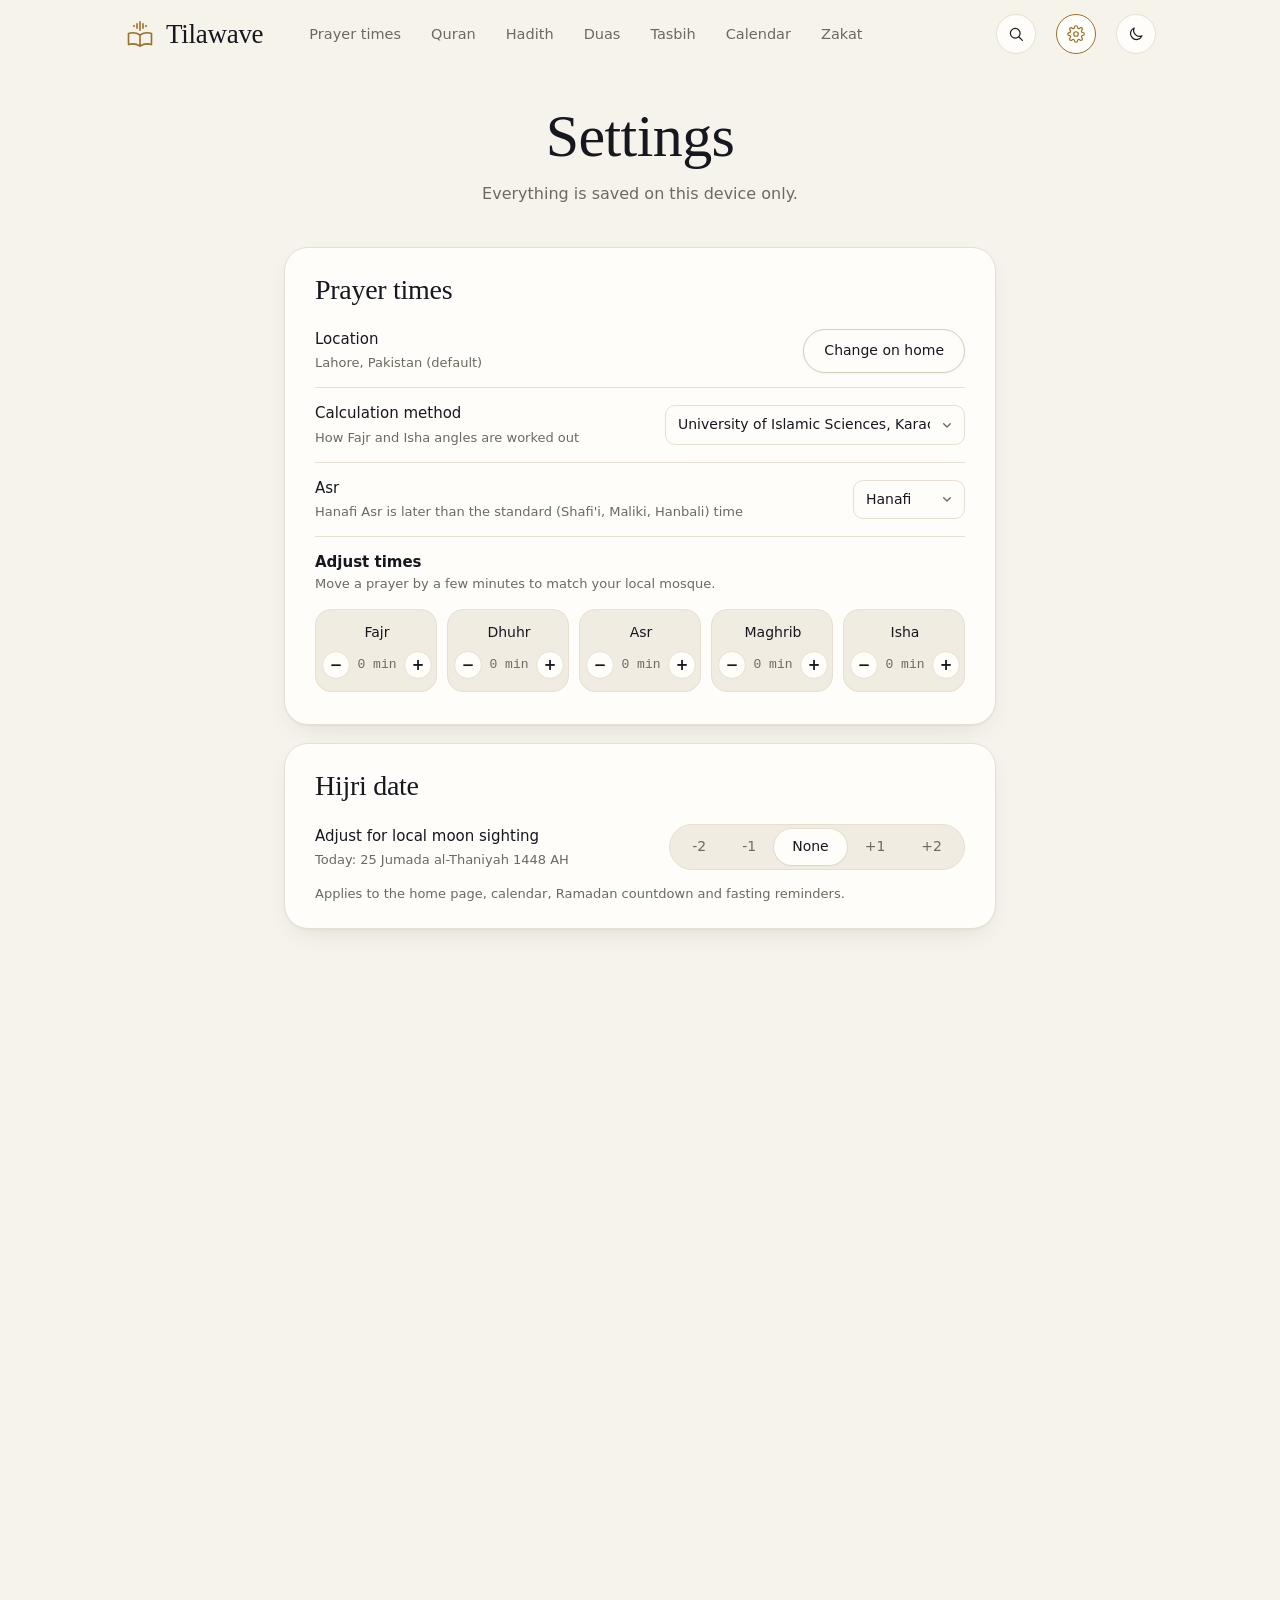
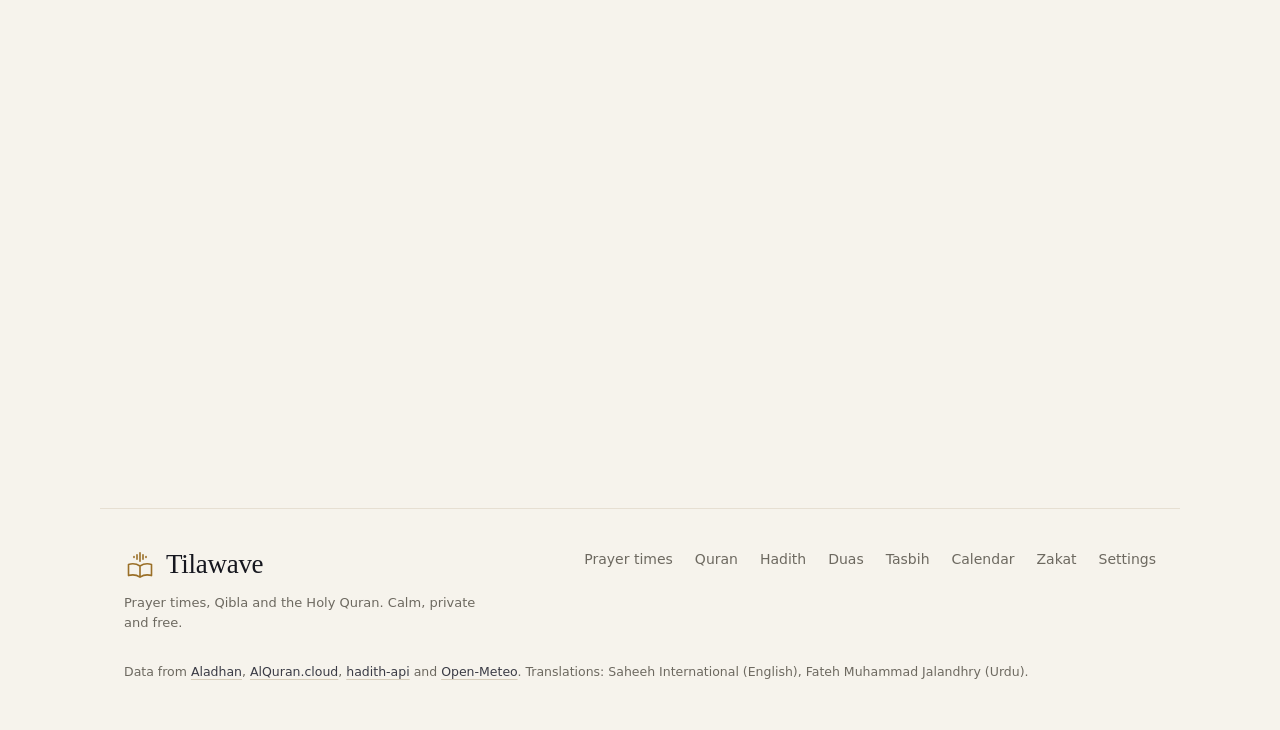
<file: settings.html>
<!DOCTYPE html>
<html lang="en">
<head>
  <meta charset="UTF-8">
  <meta http-equiv="Content-Security-Policy" content="default-src 'self'; script-src 'self'; style-src 'self' https://fonts.googleapis.com; font-src 'self' https://fonts.gstatic.com https://cdn.jsdelivr.net; img-src 'self' data: blob:; media-src 'self' https: blob:; connect-src 'self' https://api.aladhan.com https://geocoding-api.open-meteo.com https://api.alquran.cloud https://api.quran.com https://cdn.jsdelivr.net https://raw.githubusercontent.com https://api.bigdatacloud.net https://api-bdc.io https://overpass-api.de https://maps.mail.ru https://nominatim.openstreetmap.org https://latest.currency-api.pages.dev; worker-src 'self'; manifest-src 'self'; object-src 'none'; base-uri 'none'; form-action 'self'">
  <meta name="viewport" content="width=device-width, initial-scale=1.0">
  <title>Settings — Tilawave</title>
  <meta name="description" content="Tilawave settings: prayer time adjustments, Hijri date, Quran preferences, theme, and backup of your data.">
  <meta property="og:type" content="website">
  <meta property="og:site_name" content="Tilawave">
  <meta property="og:title" content="Settings — Tilawave">
  <meta property="og:description" content="Tilawave settings: prayer time adjustments, Hijri date, Quran preferences, theme, and backup of your data.">
  <meta property="og:image" content="icons/og-image.png">
  <meta property="og:image:width" content="1200">
  <meta property="og:image:height" content="630">
  <meta name="twitter:card" content="summary_large_image">
  <link rel="icon" href="icons/icon.svg" type="image/svg+xml">
  <link rel="apple-touch-icon" href="icons/apple-touch-icon.png">
  <link rel="manifest" href="manifest.webmanifest">
  <meta name="theme-color" content="#f6f3ec" media="(prefers-color-scheme: light)">
  <meta name="theme-color" content="#0b0e1a" media="(prefers-color-scheme: dark)">
  <meta name="apple-mobile-web-app-capable" content="yes">
  <meta name="apple-mobile-web-app-title" content="Tilawave">
  <link rel="preconnect" href="https://fonts.googleapis.com">
  <link rel="preconnect" href="https://fonts.gstatic.com" crossorigin>
  <link href="https://fonts.googleapis.com/css2?family=Instrument+Serif&family=Geist:wght@400;500;600&family=Geist+Mono:wght@400;500&family=Amiri+Quran&family=Noto+Nastaliq+Urdu:wght@400&display=swap" rel="stylesheet" crossorigin>
  <link rel="stylesheet" href="style.css">
  <script src="theme.js"></script>
</head>
<body data-page="settings">
  <header class="topbar">
    <a class="brand" href="./" aria-label="Tilawave home">
      <svg class="brand-mark" viewBox="0 0 32 32" aria-hidden="true">
        <path class="mark-wave" d="M10 7.5v1M13 5.8v4.4M16 3.8v8.4M19 5.8v4.4M22 7.5v1" />
        <path d="M16 17c-3.4-2.3-7.6-2.8-11.5-1.6v11.2c3.9-1.2 8.1-.7 11.5 1.6 3.4-2.3 7.6-2.8 11.5-1.6V15.4c-3.9-1.2-8.1-.7-11.5 1.6zM16 17v11.2" />
      </svg>
      <span class="brand-name">Tilawave</span>
    </a>
    <nav class="nav" aria-label="Main">
      <a href="./" data-page="home">Prayer times</a>
      <a href="quran.html" data-page="quran">Quran</a>
      <a href="hadith.html" data-page="hadith">Hadith</a>
      <a href="duas.html" data-page="duas">Duas</a>
      <a href="tasbih.html" data-page="tasbih">Tasbih</a>
      <a href="calendar.html" data-page="calendar">Calendar</a>
      <a href="zakat.html" data-page="zakat">Zakat</a>
    </nav>
    <button id="install-btn" class="chip install-btn" type="button" hidden>
      <svg viewBox="0 0 24 24" aria-hidden="true"><path d="M12 4v11M7.5 10.5 12 15l4.5-4.5M5 19.5h14" /></svg>
      <span>Install app</span>
    </button>
    <button id="theme-btn" class="icon-btn" type="button" aria-label="Switch theme">
      <svg class="icon-moon" viewBox="0 0 24 24" aria-hidden="true"><path d="M20 14.5A8 8 0 0 1 9.5 4a8 8 0 1 0 10.5 10.5z" /></svg>
      <svg class="icon-sun" viewBox="0 0 24 24" aria-hidden="true"><circle cx="12" cy="12" r="4.5" /><path d="M12 2v2M12 20v2M2 12h2M20 12h2M4.9 4.9l1.4 1.4M17.7 17.7l1.4 1.4M4.9 19.1l1.4-1.4M17.7 6.3l1.4-1.4" /></svg>
    </button>
  </header>

  <main class="settings-page">
    <section class="page-head">
      <h1>Settings</h1>
      <p class="page-sub muted">Everything is saved on this device only.</p>
    </section>

    <section class="setting-group card" id="prayer-settings">
      <h2>Prayer times</h2>
      <div class="setting-row">
        <div><strong>Location</strong><p id="set-place" class="muted small"></p></div>
        <a class="outline-btn" href="./">Change on home</a>
      </div>
      <div class="setting-row">
        <label for="set-method"><strong>Calculation method</strong><span class="muted small">How Fajr and Isha angles are worked out</span></label>
        <select id="set-method">
          <option value="1">University of Islamic Sciences, Karachi</option>
          <option value="2">Islamic Society of North America</option>
          <option value="3">Muslim World League</option>
          <option value="4">Umm Al-Qura, Makkah</option>
          <option value="5">Egyptian General Authority</option>
          <option value="8">Gulf Region</option>
          <option value="16">Dubai</option>
        </select>
      </div>
      <div class="setting-row">
        <label for="set-school"><strong>Asr</strong><span class="muted small">Hanafi Asr is later than the standard (Shafi'i, Maliki, Hanbali) time</span></label>
        <select id="set-school">
          <option value="1">Hanafi</option>
          <option value="0">Standard</option>
        </select>
      </div>
      <div class="setting-block">
        <div class="setting-block-head">
          <div><strong>Adjust times</strong><p class="muted small">Move a prayer by a few minutes to match your local mosque.</p></div>
          <button id="tune-reset" class="text-btn" type="button">Reset</button>
        </div>
        <ul id="tune-list" class="tune-list"></ul>
      </div>
    </section>

    <section class="setting-group card" id="hijri-settings">
      <h2>Hijri date</h2>
      <div class="setting-row">
        <div><strong>Adjust for local moon sighting</strong><p class="muted small">Today: <span id="hijri-preview"></span></p></div>
        <div id="hijri-adjust" class="segmented" role="radiogroup" aria-label="Hijri adjustment"></div>
      </div>
      <p class="muted small setting-note">Applies to the home page, calendar, Ramadan countdown and fasting reminders.</p>
    </section>

    <section class="setting-group card">
      <h2>Quran</h2>
      <div class="setting-row">
        <label for="set-translation"><strong>Show translation</strong></label>
        <select id="set-translation">
          <option value="both">English + Urdu</option>
          <option value="en">English</option>
          <option value="ur">Urdu</option>
          <option value="none">Arabic only</option>
        </select>
      </div>
      <div class="setting-row"><label for="set-en"><strong>English translation</strong></label><select id="set-en"></select></div>
      <div class="setting-row"><label for="set-ur"><strong>Urdu translation</strong></label><select id="set-ur"></select></div>
      <div class="setting-row"><label for="set-reciter"><strong>Reciter</strong></label><select id="set-reciter"></select></div>
      <div class="setting-row">
        <label for="set-script"><strong>Arabic script</strong></label>
        <select id="set-script">
          <option value="uthmani">Uthmani (Madani mushaf)</option>
          <option value="indopak">Indo-Pak</option>
        </select>
      </div>
      <div class="setting-row">
        <div><strong>Transliteration</strong><p class="muted small">Pronunciation under each verse</p></div>
        <button id="set-translit" class="switch" type="button" role="switch" aria-checked="false" aria-label="Transliteration"><span></span></button>
      </div>
    </section>

    <section class="setting-group card">
      <h2>Appearance</h2>
      <div class="setting-row">
        <strong>Theme</strong>
        <div id="set-theme" class="segmented" role="radiogroup" aria-label="Theme">
          <button type="button" role="radio" data-theme-choice="system">System</button>
          <button type="button" role="radio" data-theme-choice="light">Light</button>
          <button type="button" role="radio" data-theme-choice="dark">Dark</button>
        </div>
      </div>
    </section>

    <section class="setting-group card" id="data-settings">
      <h2>Your data</h2>
      <p class="muted small setting-note">Your prayer tracker, qada, khatam, hifz, bookmarks and settings live in this browser. Save a backup to move them to another phone or browser.</p>
      <div class="setting-row">
        <div><strong>Back up</strong><p id="backup-summary" class="muted small"></p></div>
        <button id="export-btn" class="outline-btn" type="button">Download backup</button>
      </div>
      <div class="setting-row">
        <div><strong>Restore</strong><p class="muted small">Replaces what's on this device with a backup file.</p></div>
        <label class="outline-btn file-btn">Choose file<input id="import-file" type="file" accept="application/json,.json" hidden></label>
      </div>
      <div class="setting-row danger-row">
        <div><strong>Reset everything</strong><p class="muted small">Deletes all your data on this device. This can't be undone.</p></div>
        <button id="reset-btn" class="outline-btn danger-btn" type="button">Reset all data</button>
      </div>
    </section>
  </main>

  <footer class="site-footer">
    <div class="footer-top">
      <div class="footer-brand">
        <a class="brand" href="./" aria-label="Tilawave home">
          <svg class="brand-mark" viewBox="0 0 32 32" aria-hidden="true">
            <path class="mark-wave" d="M10 7.5v1M13 5.8v4.4M16 3.8v8.4M19 5.8v4.4M22 7.5v1" />
            <path d="M16 17c-3.4-2.3-7.6-2.8-11.5-1.6v11.2c3.9-1.2 8.1-.7 11.5 1.6 3.4-2.3 7.6-2.8 11.5-1.6V15.4c-3.9-1.2-8.1-.7-11.5 1.6zM16 17v11.2" />
          </svg>
          <span class="brand-name">Tilawave</span>
        </a>
        <p class="muted small">Prayer times, Qibla and the Holy Quran. Calm, private and free.</p>
      </div>
      <nav class="footer-nav" aria-label="Footer">
        <a href="./">Prayer times</a>
        <a href="quran.html">Quran</a>
        <a href="hadith.html">Hadith</a>
        <a href="duas.html">Duas</a>
        <a href="tasbih.html">Tasbih</a>
        <a href="calendar.html">Calendar</a>
        <a href="zakat.html">Zakat</a>
        <a href="settings.html">Settings</a>
      </nav>
    </div>
    <p class="footer-credits">
      Data from <a href="https://aladhan.com/prayer-times-api" target="_blank" rel="noopener">Aladhan</a>,
      <a href="https://alquran.cloud/api" target="_blank" rel="noopener">AlQuran.cloud</a>,
      <a href="https://github.com/fawazahmed0/hadith-api" target="_blank" rel="noopener">hadith-api</a> and
      <a href="https://open-meteo.com/" target="_blank" rel="noopener">Open-Meteo</a>.
      Translations: Saheeh International (English), Fateh Muhammad Jalandhry (Urdu).
    </p>
  </footer>

  <script src="common.js"></script>
  <script src="settings.js"></script>
</body>
</html>
</file>
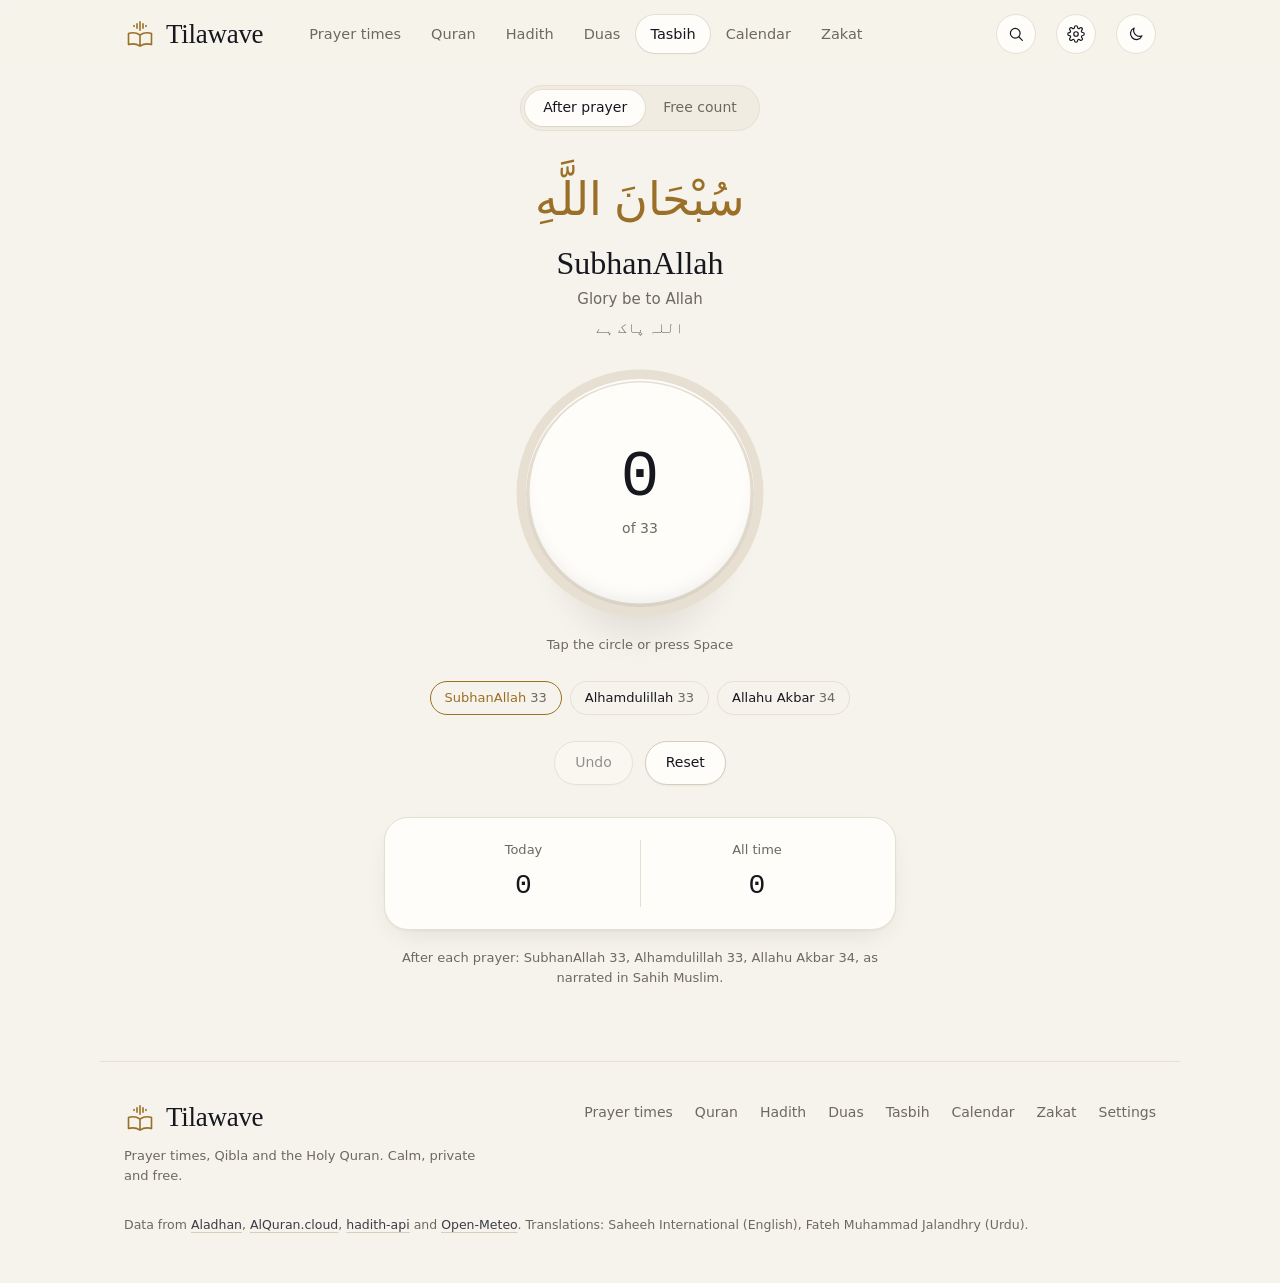
<file: tasbih.html>
<!DOCTYPE html>
<html lang="en">
<head>
  <meta charset="UTF-8">
  <meta http-equiv="Content-Security-Policy" content="default-src 'self'; script-src 'self'; style-src 'self' https://fonts.googleapis.com; font-src 'self' https://fonts.gstatic.com https://cdn.jsdelivr.net; img-src 'self' data: blob:; media-src 'self' https: blob:; connect-src 'self' https://api.aladhan.com https://geocoding-api.open-meteo.com https://api.alquran.cloud https://api.quran.com https://cdn.jsdelivr.net https://raw.githubusercontent.com https://api.bigdatacloud.net https://api-bdc.io https://overpass-api.de https://maps.mail.ru https://nominatim.openstreetmap.org https://latest.currency-api.pages.dev; worker-src 'self'; manifest-src 'self'; object-src 'none'; base-uri 'none'; form-action 'self'">
  <meta name="viewport" content="width=device-width, initial-scale=1.0">
  <title>Tasbih — Tilawave</title>
  <meta name="description" content="A tasbih counter for dhikr after prayer and throughout the day.">
  <meta property="og:type" content="website">
  <meta property="og:site_name" content="Tilawave">
  <meta property="og:title" content="Tasbih — Tilawave">
  <meta property="og:description" content="A tasbih counter for dhikr after prayer and throughout the day.">
  <meta property="og:image" content="icons/og-image.png">
  <meta property="og:image:width" content="1200">
  <meta property="og:image:height" content="630">
  <meta name="twitter:card" content="summary_large_image">
  <link rel="icon" href="icons/icon.svg" type="image/svg+xml">
  <link rel="apple-touch-icon" href="icons/apple-touch-icon.png">
  <link rel="manifest" href="manifest.webmanifest">
  <meta name="theme-color" content="#f6f3ec" media="(prefers-color-scheme: light)">
  <meta name="theme-color" content="#0b0e1a" media="(prefers-color-scheme: dark)">
  <meta name="apple-mobile-web-app-capable" content="yes">
  <meta name="apple-mobile-web-app-title" content="Tilawave">
  <link rel="preconnect" href="https://fonts.googleapis.com">
  <link rel="preconnect" href="https://fonts.gstatic.com" crossorigin>
  <link href="https://fonts.googleapis.com/css2?family=Instrument+Serif&family=Geist:wght@400;500;600&family=Geist+Mono:wght@400;500&family=Amiri+Quran&family=Noto+Nastaliq+Urdu:wght@400&display=swap" rel="stylesheet" crossorigin>
  <link rel="stylesheet" href="style.css">
  <script src="theme.js"></script>
</head>
<body data-page="tasbih">
  <header class="topbar">
    <a class="brand" href="./" aria-label="Tilawave home">
      <svg class="brand-mark" viewBox="0 0 32 32" aria-hidden="true">
        <path class="mark-wave" d="M10 7.5v1M13 5.8v4.4M16 3.8v8.4M19 5.8v4.4M22 7.5v1" />
        <path d="M16 17c-3.4-2.3-7.6-2.8-11.5-1.6v11.2c3.9-1.2 8.1-.7 11.5 1.6 3.4-2.3 7.6-2.8 11.5-1.6V15.4c-3.9-1.2-8.1-.7-11.5 1.6zM16 17v11.2" />
      </svg>
      <span class="brand-name">Tilawave</span>
    </a>
    <nav class="nav" aria-label="Main">
      <a href="./" data-page="home">Prayer times</a>
      <a href="quran.html" data-page="quran">Quran</a>
      <a href="hadith.html" data-page="hadith">Hadith</a>
      <a href="duas.html" data-page="duas">Duas</a>
      <a href="tasbih.html" data-page="tasbih">Tasbih</a>
      <a href="calendar.html" data-page="calendar">Calendar</a>
      <a href="zakat.html" data-page="zakat">Zakat</a>
    </nav>
    <button id="install-btn" class="chip install-btn" type="button" hidden>
      <svg viewBox="0 0 24 24" aria-hidden="true"><path d="M12 4v11M7.5 10.5 12 15l4.5-4.5M5 19.5h14" /></svg>
      <span>Install app</span>
    </button>
    <button id="theme-btn" class="icon-btn" type="button" aria-label="Switch theme">
      <svg class="icon-moon" viewBox="0 0 24 24" aria-hidden="true"><path d="M20 14.5A8 8 0 0 1 9.5 4a8 8 0 1 0 10.5 10.5z" /></svg>
      <svg class="icon-sun" viewBox="0 0 24 24" aria-hidden="true"><circle cx="12" cy="12" r="4.5" /><path d="M12 2v2M12 20v2M2 12h2M20 12h2M4.9 4.9l1.4 1.4M17.7 17.7l1.4 1.4M4.9 19.1l1.4-1.4M17.7 6.3l1.4-1.4" /></svg>
    </button>
  </header>

  <main class="tasbih-page">
    <div class="segmented" role="tablist" aria-label="Mode">
      <button id="mode-prayer" role="tab" type="button">After prayer</button>
      <button id="mode-free" role="tab" type="button">Free count</button>
    </div>

    <div id="free-controls" class="free-controls" hidden>
      <label>Dhikr <select id="phrase"></select></label>
      <label>Target
        <select id="target">
          <option value="33">33</option>
          <option value="99">99</option>
          <option value="100">100</option>
          <option value="0">No limit</option>
        </select>
      </label>
    </div>

    <section class="dhikr">
      <p id="dhikr-ar" class="dhikr-ar" lang="ar" dir="rtl"></p>
      <p id="dhikr-tr" class="dhikr-tr"></p>
      <p id="dhikr-en" class="muted"></p>
      <p id="dhikr-ur" class="muted urdu" lang="ur" dir="rtl"></p>
    </section>

    <button id="counter" class="counter" type="button" aria-label="Count">
      <span class="counter-shadow" aria-hidden="true"></span>
      <svg viewBox="0 0 200 200" aria-hidden="true">
        <circle class="counter-track" cx="100" cy="100" r="90" />
        <circle id="counter-ring" class="counter-ring" cx="100" cy="100" r="90" />
      </svg>
      <span class="counter-inner">
        <span id="count" class="count">0</span>
        <span id="count-of" class="count-of muted"></span>
      </span>
    </button>
    <p class="muted small center">Tap the circle or press Space</p>

    <ol id="steps" class="steps"></ol>
    <p id="complete" class="complete" hidden>Completed. May Allah accept it.</p>

    <div class="tasbih-actions">
      <button id="undo" class="outline-btn" type="button">Undo</button>
      <button id="reset" class="outline-btn" type="button">Reset</button>
    </div>

    <dl class="stats card">
      <div><dt class="muted">Today</dt><dd id="stat-today">0</dd></div>
      <div><dt class="muted">All time</dt><dd id="stat-total">0</dd></div>
    </dl>
    <p class="muted small source-note">After each prayer: SubhanAllah 33, Alhamdulillah 33, Allahu Akbar 34, as narrated in Sahih Muslim.</p>
  </main>

  <footer class="site-footer">
    <div class="footer-top">
      <div class="footer-brand">
        <a class="brand" href="./" aria-label="Tilawave home">
          <svg class="brand-mark" viewBox="0 0 32 32" aria-hidden="true">
            <path class="mark-wave" d="M10 7.5v1M13 5.8v4.4M16 3.8v8.4M19 5.8v4.4M22 7.5v1" />
            <path d="M16 17c-3.4-2.3-7.6-2.8-11.5-1.6v11.2c3.9-1.2 8.1-.7 11.5 1.6 3.4-2.3 7.6-2.8 11.5-1.6V15.4c-3.9-1.2-8.1-.7-11.5 1.6zM16 17v11.2" />
          </svg>
          <span class="brand-name">Tilawave</span>
        </a>
        <p class="muted small">Prayer times, Qibla and the Holy Quran. Calm, private and free.</p>
      </div>
      <nav class="footer-nav" aria-label="Footer">
        <a href="./">Prayer times</a>
        <a href="quran.html">Quran</a>
        <a href="hadith.html">Hadith</a>
        <a href="duas.html">Duas</a>
        <a href="tasbih.html">Tasbih</a>
        <a href="calendar.html">Calendar</a>
        <a href="zakat.html">Zakat</a>
        <a href="settings.html">Settings</a>
      </nav>
    </div>
    <p class="footer-credits">
      Data from <a href="https://aladhan.com/prayer-times-api" target="_blank" rel="noopener">Aladhan</a>,
      <a href="https://alquran.cloud/api" target="_blank" rel="noopener">AlQuran.cloud</a>,
      <a href="https://github.com/fawazahmed0/hadith-api" target="_blank" rel="noopener">hadith-api</a> and
      <a href="https://open-meteo.com/" target="_blank" rel="noopener">Open-Meteo</a>.
      Translations: Saheeh International (English), Fateh Muhammad Jalandhry (Urdu).
    </p>
  </footer>

  <script src="common.js"></script>
  <script src="tasbih.js"></script>
</body>
</html>
</file>
<file: style.css>
/* =====================================================================
   Tilawave — design tokens
   ===================================================================== */

:root {
  color-scheme: light;
  --bg: #f6f3ec;
  --surface: #fffdf9;
  --surface-2: #f1ece2;
  --ink: #16171f;
  --ink-2: #3a3b45;
  --muted: #6d6960;
  --line: #e6dfd2;
  --line-strong: #d6cdbb;
  --gold: #9a6f27;
  --gold-soft: color-mix(in srgb, var(--gold) 12%, transparent);
  --error: #a2341f;
  --highlight: rgba(255, 255, 255, 0.9);
  --shadow-sm: 0 1px 2px rgba(22, 23, 31, 0.05);
  --shadow: 0 1px 2px rgba(22, 23, 31, 0.04), 0 10px 30px -14px rgba(22, 23, 31, 0.16);
  --shadow-lg: 0 2px 4px rgba(22, 23, 31, 0.04), 0 24px 60px -20px rgba(22, 23, 31, 0.28);
  --ring: 0 0 0 3px color-mix(in srgb, var(--gold) 28%, transparent);

  --radius-sm: 10px;
  --radius: 16px;
  --radius-lg: 24px;
  --ease: cubic-bezier(0.2, 0.7, 0.2, 1);

  --serif: "Instrument Serif", Georgia, serif;
  --sans: "Geist", system-ui, -apple-system, sans-serif;
  --mono: "Geist Mono", ui-monospace, Menlo, monospace;
  --arabic: "Noto Naskh Arabic", serif;
  --quran: "Amiri Quran", "Noto Naskh Arabic", serif;

  --pattern: url("data:image/svg+xml,%3Csvg xmlns='http://www.w3.org/2000/svg' width='72' height='72' viewBox='0 0 72 72'%3E%3Cg fill='none' stroke='%23fff' stroke-width='1'%3E%3Crect x='18' y='18' width='36' height='36'/%3E%3Crect x='18' y='18' width='36' height='36' transform='rotate(45 36 36)'/%3E%3Ccircle cx='36' cy='36' r='9'/%3E%3Cpath d='M0 0L13 13M72 0L59 13M0 72L13 59M72 72L59 59'/%3E%3C/g%3E%3C/svg%3E");
  --chevron: url("data:image/svg+xml,%3Csvg xmlns='http://www.w3.org/2000/svg' viewBox='0 0 24 24' fill='none' stroke='%236d6960' stroke-width='2' stroke-linecap='round' stroke-linejoin='round'%3E%3Cpath d='m7 10 5 5 5-5'/%3E%3C/svg%3E");
}

/* Dark theme: follows the system unless the user picked light, or picked dark explicitly */
@media (prefers-color-scheme: dark) {
  :root:not([data-theme="light"]) {
    color-scheme: dark;
    --bg: #0b0e1a;
    --surface: #121729;
    --surface-2: #0e1222;
    --ink: #f2eee3;
    --ink-2: #d4d0c6;
    --muted: #9ea2b4;
    --line: #232a42;
    --line-strong: #323a57;
    --gold: #d8b46e;
    --error: #f0a08c;
    --highlight: rgba(255, 255, 255, 0.04);
    --shadow-sm: 0 1px 2px rgba(0, 0, 0, 0.3);
    --shadow: 0 1px 2px rgba(0, 0, 0, 0.25), 0 14px 36px -16px rgba(0, 0, 0, 0.6);
    --shadow-lg: 0 2px 6px rgba(0, 0, 0, 0.3), 0 30px 70px -24px rgba(0, 0, 0, 0.75);
    --chevron: url("data:image/svg+xml,%3Csvg xmlns='http://www.w3.org/2000/svg' viewBox='0 0 24 24' fill='none' stroke='%239ea2b4' stroke-width='2' stroke-linecap='round' stroke-linejoin='round'%3E%3Cpath d='m7 10 5 5 5-5'/%3E%3C/svg%3E");
  }
}
:root[data-theme="dark"] {
  color-scheme: dark;
  --bg: #0b0e1a;
  --surface: #121729;
  --surface-2: #0e1222;
  --ink: #f2eee3;
  --ink-2: #d4d0c6;
  --muted: #9ea2b4;
  --line: #232a42;
  --line-strong: #323a57;
  --gold: #d8b46e;
  --error: #f0a08c;
  --highlight: rgba(255, 255, 255, 0.04);
  --shadow-sm: 0 1px 2px rgba(0, 0, 0, 0.3);
  --shadow: 0 1px 2px rgba(0, 0, 0, 0.25), 0 14px 36px -16px rgba(0, 0, 0, 0.6);
  --shadow-lg: 0 2px 6px rgba(0, 0, 0, 0.3), 0 30px 70px -24px rgba(0, 0, 0, 0.75);
  --chevron: url("data:image/svg+xml,%3Csvg xmlns='http://www.w3.org/2000/svg' viewBox='0 0 24 24' fill='none' stroke='%239ea2b4' stroke-width='2' stroke-linecap='round' stroke-linejoin='round'%3E%3Cpath d='m7 10 5 5 5-5'/%3E%3C/svg%3E");
}

/* Indo-Pak Quran script, as printed in Pakistan and India (font by Quran.com) */
@font-face {
  font-family: "IndoPak";
  src: url("https://cdn.jsdelivr.net/gh/quran/quran.com-frontend-next@production/public/fonts/quran/hafs/nastaleeq/indopak/indopak-nastaleeq-waqf-lazim-v4.2.1.woff2") format("woff2");
  font-display: swap;
}

/* =====================================================================
   Base
   ===================================================================== */

* { box-sizing: border-box; }

/* Elements with the hidden attribute stay hidden even when a class sets display */
[hidden] { display: none !important; }

html { scroll-padding-top: 96px; -webkit-text-size-adjust: 100%; }

body {
  margin: 0;
  background: var(--bg);
  color: var(--ink);
  font-family: var(--sans);
  font-size: 15px;
  line-height: 1.55;
  -webkit-font-smoothing: antialiased;
  text-rendering: optimizeLegibility;
  overflow-x: clip; /* 3D transforms must never cause sideways scrolling */
  transition: background-color 0.3s, color 0.3s;
}

::selection { background: color-mix(in srgb, var(--gold) 30%, transparent); }

main, .site-footer {
  max-width: 1080px;
  margin: 0 auto;
  padding-left: 24px;
  padding-right: 24px;
}

h1, h2 { font-family: var(--serif); font-weight: 400; margin: 0; letter-spacing: -0.01em; }
h2 { font-size: 32px; line-height: 1.15; }
a { color: inherit; }
p { margin: 0; }

input, select, button { font: inherit; color: inherit; }

:focus-visible { outline: 2px solid var(--gold); outline-offset: 3px; border-radius: 6px; }

.muted { color: var(--muted); }
.small { font-size: 13px; }
.center { text-align: center; }
.error { color: var(--error); margin: 0 0 24px; }

.eyebrow {
  margin: 0;
  font-size: 11.5px;
  font-weight: 500;
  letter-spacing: 0.12em;
  text-transform: uppercase;
  color: var(--muted);
}

.card {
  background: var(--surface);
  border: 1px solid var(--line);
  border-radius: var(--radius-lg);
  box-shadow: var(--shadow), inset 0 1px 0 var(--highlight);
}

main { transition: opacity 0.25s; }
body.loading main { opacity: 0.5; }

/* =====================================================================
   Controls
   ===================================================================== */

button:disabled { opacity: 0.45; cursor: default; }

/* Native selects, styled once for every page */
select {
  appearance: none;
  -webkit-appearance: none;
  padding: 8px 34px 8px 12px;
  background: var(--surface) var(--chevron) no-repeat right 9px center / 16px;
  border: 1px solid var(--line);
  border-radius: var(--radius-sm);
  color: var(--ink);
  font-size: 14px;
  cursor: pointer;
  transition: border-color 0.2s, box-shadow 0.2s;
}
select:hover { border-color: var(--line-strong); }
select:focus-visible { outline: none; border-color: var(--gold); box-shadow: var(--ring); }

.field-label { display: inline-flex; align-items: center; gap: 8px; font-size: 13px; color: var(--muted); }

/* Primary actions */
.outline-btn {
  display: inline-flex;
  align-items: center;
  justify-content: center;
  gap: 8px;
  padding: 10px 20px;
  background: var(--surface);
  border: 1px solid var(--line-strong);
  border-radius: 999px;
  color: var(--ink);
  font-size: 14px;
  font-weight: 500;
  text-decoration: none;
  cursor: pointer;
  box-shadow: var(--shadow-sm);
  transition: background-color 0.2s, border-color 0.2s, color 0.2s, transform 0.15s var(--ease);
}
.outline-btn:hover:not(:disabled) { background: var(--ink); border-color: var(--ink); color: var(--bg); }
.outline-btn:active:not(:disabled) { transform: scale(0.97); }

.chip {
  display: inline-flex;
  align-items: center;
  gap: 7px;
  padding: 8px 16px;
  background: var(--surface);
  border: 1px solid var(--line);
  border-radius: 999px;
  font-size: 13px;
  font-weight: 500;
  cursor: pointer;
  transition: border-color 0.2s, color 0.2s, background-color 0.2s, transform 0.15s var(--ease);
}
.chip svg { width: 15px; height: 15px; fill: none; stroke: currentColor; stroke-width: 1.8; stroke-linecap: round; stroke-linejoin: round; }
.chip:hover:not(:disabled) { border-color: var(--gold); }
.chip:active:not(:disabled) { transform: scale(0.97); }
.chip[aria-pressed="true"] { border-color: var(--gold); background: var(--gold-soft); color: var(--gold); }

.text-btn {
  padding: 0;
  background: none;
  border: none;
  color: var(--muted);
  font-size: 14px;
  cursor: pointer;
  text-decoration: underline;
  text-decoration-color: var(--line-strong);
  text-underline-offset: 4px;
  transition: color 0.2s, text-decoration-color 0.2s;
}
.text-btn:hover:not(:disabled) { color: var(--ink); text-decoration-color: currentColor; }

.ghost-btn {
  display: inline-flex;
  align-items: center;
  gap: 8px;
  padding: 10px 14px;
  background: none;
  border: none;
  border-radius: 999px;
  color: var(--muted);
  font-size: 14px;
  white-space: nowrap;
  cursor: pointer;
  transition: color 0.2s, background-color 0.2s;
}
.ghost-btn svg { width: 17px; height: 17px; fill: none; stroke: currentColor; stroke-width: 1.7; stroke-linecap: round; }
.ghost-btn:hover:not(:disabled) { color: var(--ink); background: var(--surface); }

.icon-btn {
  display: grid;
  place-items: center;
  flex: none;
  width: 40px;
  height: 40px;
  padding: 0;
  background: var(--surface);
  border: 1px solid var(--line);
  border-radius: 50%;
  color: var(--ink);
  cursor: pointer;
  transition: border-color 0.2s, color 0.2s, background-color 0.2s, transform 0.15s var(--ease);
}
.icon-btn:hover:not(:disabled) { border-color: var(--gold); color: var(--gold); }
.icon-btn:active:not(:disabled) { transform: scale(0.92); }
.icon-btn svg {
  width: 18px;
  height: 18px;
  fill: none;
  stroke: currentColor;
  stroke-width: 1.6;
  stroke-linecap: round;
  stroke-linejoin: round;
}
.icon-btn svg path[d^="M7 5l12"] { fill: currentColor; }
.icon-btn .icon-sun,
.icon-btn.is-dark .icon-moon { display: none; }
.icon-btn.is-dark .icon-sun { display: block; }
.icon-btn.small-btn { width: 34px; height: 34px; font-size: 12px; font-weight: 600; }
.icon-btn.small-btn svg { width: 15px; height: 15px; }
.icon-btn.active { color: var(--gold); border-color: var(--gold); background: var(--gold-soft); }
.icon-btn.active svg { fill: currentColor; }

.segmented {
  display: inline-flex;
  padding: 4px;
  background: var(--surface-2);
  border: 1px solid var(--line);
  border-radius: 999px;
}
.segmented button {
  padding: 7px 18px;
  background: none;
  border: none;
  border-radius: 999px;
  color: var(--muted);
  font-size: 14px;
  font-weight: 500;
  cursor: pointer;
  transition: background-color 0.2s, color 0.2s, box-shadow 0.2s;
}
.segmented button:hover { color: var(--ink); }
.segmented button[aria-selected="true"] { background: var(--surface); color: var(--ink); box-shadow: var(--shadow-sm), 0 0 0 1px var(--line); }

/* One search field style for every page: icon, inputs, optional select, inset button */
.search-pill {
  display: flex;
  align-items: center;
  min-width: 0;
  height: 50px;
  padding: 5px 5px 5px 16px;
  background: var(--surface);
  border: 1px solid var(--line);
  border-radius: 999px;
  box-shadow: var(--shadow-sm), inset 0 1px 0 var(--highlight);
  transition: border-color 0.2s, box-shadow 0.2s;
}
.search-pill:focus-within { border-color: var(--gold); box-shadow: var(--ring); }
.search-pill .field-icon { flex: none; width: 18px; height: 18px; margin-right: 6px; fill: none; stroke: var(--muted); stroke-width: 1.7; stroke-linecap: round; stroke-linejoin: round; }
.search-pill input {
  flex: 1 1 0;
  min-width: 0;
  height: 100%;
  padding: 0 8px;
  background: none;
  border: none;
  outline: none;
  font-size: 15px;
}
.search-pill input::placeholder { color: var(--muted); opacity: 0.8; }
.search-pill input[type="search"]::-webkit-search-cancel-button { display: none; }
.pill-divider { flex: none; width: 1px; height: 22px; background: var(--line); }
.pill-select {
  flex: none;
  height: 100%;
  padding: 0 30px 0 12px;
  background-color: transparent;
  background-position: right 6px center;
  border: none;
  border-radius: 0;
  box-shadow: none;
}
.pill-select:focus-visible { box-shadow: none; outline: none; color: var(--gold); }
.pill-submit {
  flex: none;
  height: 100%;
  padding: 0 22px;
  background: var(--ink);
  border: none;
  border-radius: 999px;
  color: var(--bg);
  font-size: 14px;
  font-weight: 500;
  cursor: pointer;
  transition: opacity 0.2s, transform 0.15s var(--ease);
}
.pill-submit:hover:not(:disabled) { opacity: 0.88; }
.pill-submit:active:not(:disabled) { transform: scale(0.96); }

.filter {
  min-width: 260px;
  height: 42px;
  padding: 0 16px 0 40px;
  background: var(--surface) url("data:image/svg+xml,%3Csvg xmlns='http://www.w3.org/2000/svg' viewBox='0 0 24 24' fill='none' stroke='%239a958b' stroke-width='1.8' stroke-linecap='round'%3E%3Ccircle cx='11' cy='11' r='6.5'/%3E%3Cpath d='m16 16 4.5 4.5'/%3E%3C/svg%3E") no-repeat 14px center / 17px;
  border: 1px solid var(--line);
  border-radius: 999px;
  outline: none;
  font-size: 14px;
  transition: border-color 0.2s, box-shadow 0.2s;
}
.filter:focus { border-color: var(--gold); box-shadow: var(--ring); }

/* Square toggle used by the tracker and khatam grids */
.cell {
  display: grid;
  place-items: center;
  width: 100%;
  aspect-ratio: 1;
  padding: 0;
  background: var(--surface-2);
  border: 1px solid var(--line);
  border-radius: 9px;
  color: var(--muted);
  font-family: var(--mono);
  font-size: 12px;
  cursor: pointer;
  transition: background-color 0.18s, border-color 0.18s, color 0.18s, transform 0.15s var(--ease);
}
.cell:hover:not(:disabled) { border-color: var(--gold); color: var(--ink); }
.cell:active:not(:disabled) { transform: scale(0.88); }
.cell.on { background: var(--gold); border-color: var(--gold); color: var(--bg); box-shadow: 0 4px 12px -4px color-mix(in srgb, var(--gold) 70%, transparent); }
.cell:disabled { opacity: 0.35; cursor: default; }

.toast {
  position: fixed;
  left: 50%;
  bottom: 24px;
  z-index: 60;
  max-width: calc(100% - 32px);
  padding: 11px 20px;
  border-radius: 999px;
  background: var(--ink);
  color: var(--bg);
  font-size: 14px;
  box-shadow: var(--shadow-lg);
  opacity: 0;
  pointer-events: none;
  transform: translate(-50%, 10px) scale(0.98);
  transition: opacity 0.25s var(--ease), transform 0.25s var(--ease);
}
.toast.show { opacity: 1; transform: translate(-50%, 0) scale(1); }
body.has-player .toast { bottom: 104px; }

.banner {
  display: flex;
  justify-content: space-between;
  align-items: center;
  gap: 16px;
  margin: 16px 0 0;
  padding: 14px 20px;
  border: 1px solid var(--gold);
  border-radius: var(--radius);
  background: color-mix(in srgb, var(--gold) 12%, var(--surface));
  font-weight: 500;
}

/* =====================================================================
   Header and footer
   ===================================================================== */

.topbar {
  position: sticky;
  top: 0;
  z-index: 30;
  display: flex;
  align-items: center;
  gap: 20px;
  padding: 14px max(24px, calc((100% - 1032px) / 2));
  background: color-mix(in srgb, var(--bg) 82%, transparent);
  -webkit-backdrop-filter: saturate(1.6) blur(16px);
  backdrop-filter: saturate(1.6) blur(16px);
  border-bottom: 1px solid transparent;
  transition: border-color 0.3s, background-color 0.3s;
}
.topbar.scrolled { border-bottom-color: var(--line); }

.brand {
  display: inline-flex;
  align-items: center;
  gap: 10px;
  margin-right: 12px;
  text-decoration: none;
}
.brand-mark {
  width: 32px;
  height: 32px;
  fill: none;
  stroke: var(--gold);
  stroke-width: 1.6;
  stroke-linecap: round;
  stroke-linejoin: round;
}
.mark-wave { transform-box: fill-box; transform-origin: center bottom; }
.brand:hover .mark-wave { animation: wave 1.1s var(--ease) infinite; }
@keyframes wave {
  0%, 100% { transform: scaleY(1); }
  35% { transform: scaleY(0.55); }
  70% { transform: scaleY(1.15); }
}
.brand-name { font-family: var(--serif); font-size: 27px; line-height: 1; letter-spacing: -0.01em; }

.nav { display: flex; gap: 2px; margin-right: auto; }
.nav a {
  position: relative;
  padding: 8px 14px;
  border-radius: 999px;
  color: var(--muted);
  font-size: 14.5px;
  text-decoration: none;
  white-space: nowrap;
  transition: color 0.2s, background-color 0.2s;
}
.nav a:hover { color: var(--ink); }
.nav a[aria-current="page"] { color: var(--ink); background: var(--surface); box-shadow: var(--shadow-sm), 0 0 0 1px var(--line); }

.install-btn { white-space: nowrap; }

.site-footer {
  margin-top: 40px;
  padding-top: 40px;
  padding-bottom: 48px;
  border-top: 1px solid var(--line);
}
.footer-top { display: flex; justify-content: space-between; align-items: flex-start; gap: 32px; flex-wrap: wrap; }
.footer-brand { display: grid; gap: 12px; max-width: 360px; }
.footer-nav { display: flex; gap: 6px 22px; flex-wrap: wrap; }
.footer-nav a { color: var(--muted); font-size: 14px; text-decoration: none; transition: color 0.2s; }
.footer-nav a:hover { color: var(--ink); }
.footer-credits { margin-top: 28px; color: var(--muted); font-size: 12.5px; line-height: 1.7; }
.footer-credits a { color: var(--ink-2); text-decoration-color: var(--line-strong); text-underline-offset: 3px; }

/* =====================================================================
   Home: location, hero, prayer times
   ===================================================================== */

.place-bar {
  display: flex;
  align-items: center;
  gap: 14px;
  margin: 12px 0 18px;
}
.place-label { margin-right: auto; color: var(--muted); font-size: 14px; }
.place-bar .search-pill { width: 440px; }

.hero {
  --muted: rgba(251, 246, 234, 0.72);
  position: relative;
  overflow: hidden;
  padding: 56px 56px 24px;
  border-radius: 28px;
  color: #fbf6ea;
  background: var(--sky);
  box-shadow: var(--shadow-lg), inset 0 1px 0 rgba(255, 255, 255, 0.08);
  isolation: isolate;
}
/* Geometric pattern, fading out toward the bottom */
.hero::before {
  content: "";
  position: absolute;
  inset: 0;
  z-index: -1;
  background-image: var(--pattern);
  opacity: 0.06;
  -webkit-mask-image: linear-gradient(to bottom, #000 0%, transparent 80%);
  mask-image: linear-gradient(to bottom, #000 0%, transparent 80%);
  pointer-events: none;
}
.hero > * { position: relative; }

.hero[data-period="night"] {
  --sky: radial-gradient(ellipse at 80% -10%, rgba(130, 160, 210, 0.22), transparent 55%),
         linear-gradient(170deg, #0a1430 0%, #13264a 55%, #1c3359 100%);
}
.hero[data-period="dawn"] {
  --sky: radial-gradient(ellipse at 50% 120%, rgba(255, 186, 150, 0.5), transparent 60%),
         linear-gradient(175deg, #241f4a 0%, #563d6e 55%, #9c6377 100%);
}
.hero[data-period="morning"] {
  --sky: radial-gradient(ellipse at 20% 0%, rgba(255, 236, 190, 0.3), transparent 50%),
         linear-gradient(170deg, #173c6b 0%, #2a5e94 55%, #5287ba 100%);
}
.hero[data-period="afternoon"] {
  --sky: radial-gradient(ellipse at 50% -20%, rgba(255, 240, 200, 0.35), transparent 55%),
         linear-gradient(170deg, #1a4677 0%, #2f6ca2 55%, #6497c5 100%);
}
.hero[data-period="evening"] {
  --sky: radial-gradient(ellipse at 85% 30%, rgba(255, 200, 120, 0.4), transparent 55%),
         linear-gradient(170deg, #33355a 0%, #7f5167 55%, #b77a56 100%);
}
.hero[data-period="dusk"] {
  --sky: radial-gradient(ellipse at 10% 110%, rgba(230, 120, 100, 0.4), transparent 55%),
         linear-gradient(170deg, #17183a 0%, #42294f 55%, #7d3f4e 100%);
}

.hero-top { display: grid; grid-template-columns: 1fr 1.4fr; gap: 48px; align-items: end; }

.dates { margin: 10px 0 0; font-size: 17px; }
.dates .hijri { display: block; color: var(--muted); }

.ramadan {
  display: inline-block;
  margin: 14px 0 0;
  padding: 6px 14px;
  border: 1px solid rgba(255, 255, 255, 0.18);
  border-radius: 999px;
  background: rgba(255, 255, 255, 0.1);
  font-size: 13px;
}

.hero-next { text-align: right; }
.hero-next h1 {
  margin-top: 8px;
  font-size: clamp(64px, 11vw, 136px);
  line-height: 0.95;
  text-shadow: 0 2px 30px rgba(0, 0, 0, 0.18);
}
.countdown { margin: 14px 0 0; font-family: var(--sans); font-size: 26px; font-weight: 300; letter-spacing: 0.01em; font-variant-numeric: tabular-nums; }
.countdown .muted { margin-left: 10px; font-size: 15px; font-weight: 400; letter-spacing: 0; }

/* Next prayer name turns over in 3D when it changes */
.flip-in { animation: flip-in 0.8s var(--ease) both; transform-origin: 50% 70%; }
@keyframes flip-in {
  from { opacity: 0; transform: perspective(600px) rotateX(-75deg) translateY(10px); }
  to { opacity: 1; transform: none; }
}

/* ---------- Sky path ---------- */

.arc { display: block; width: 100%; height: auto; margin-top: 24px; overflow: visible; }
.arc .horizon { opacity: 0.4; }
.arc .horizon-label { fill: rgba(251, 246, 234, 0.32); font-family: var(--sans); font-size: 10.5px; font-weight: 500; letter-spacing: 0.18em; text-anchor: middle; text-transform: uppercase; }
.arc .arc-track { fill: none; stroke: rgba(251, 246, 234, 0.3); stroke-width: 1.5; stroke-dasharray: 2 6; stroke-linecap: round; }
.arc .arc-done { fill: none; stroke: rgba(251, 246, 234, 0.92); stroke-width: 2.2; stroke-linecap: round; filter: drop-shadow(0 0 6px rgba(255, 230, 180, 0.35)); }

/* Warm light on the horizon at dawn and dusk */
.arc .horizon-glow { opacity: 0; transition: opacity 2s; }
.hero[data-period="dawn"] .arc .horizon-glow,
.hero[data-period="dusk"] .arc .horizon-glow { opacity: 1; }
.hero[data-period="morning"] .arc .horizon-glow,
.hero[data-period="evening"] .arc .horizon-glow { opacity: 0.35; }

.arc .marker circle { fill: #fbf6ea; }
.arc .marker.minor circle { fill: none; stroke: rgba(251, 246, 234, 0.75); stroke-width: 1.5; }
.arc .marker.passed circle { fill: rgba(251, 246, 234, 0.55); }
.arc .marker.passed.minor circle { fill: none; }
.arc .marker.next circle { fill: #f2cd85; }
.arc .marker text { fill: rgba(251, 246, 234, 0.85); font-family: var(--sans); font-size: 14.5px; font-weight: 500; letter-spacing: -0.005em; text-anchor: middle; }
.arc .marker .marker-time { fill: rgba(251, 246, 234, 0.55); font-family: var(--sans); font-size: 12.5px; font-weight: 400; font-variant-numeric: tabular-nums; }
.arc .marker.next text { fill: #f2cd85; font-weight: 600; }
.arc .marker.next .marker-time { fill: rgba(242, 205, 133, 0.8); font-weight: 400; }
.arc .marker .ping {
  fill: none;
  stroke: #f2cd85;
  stroke-width: 1.5;
  transform-box: fill-box;
  transform-origin: center;
  animation: ping 2.4s var(--ease) infinite;
}
@keyframes ping {
  from { opacity: 0.9; transform: scale(1); }
  to { opacity: 0; transform: scale(4.2); }
}

/* The sun: soft halo, slowly turning rays; dimmer while below the horizon */
.indicator { transition: opacity 0.6s; }
.sun-halo { animation: breathe 4s ease-in-out infinite; transform-box: fill-box; transform-origin: center; }
@keyframes breathe { 50% { transform: scale(1.15); opacity: 0.8; } }
.sun-core { fill: #fff3d1; }
.sun-rays { stroke: #ffe6ad; stroke-width: 2; stroke-linecap: round; animation: spin 18s linear infinite; }
@keyframes spin { to { transform: rotate(360deg); } }
.indicator.is-sun.below .sun-core { fill: #ffcf9e; }
.indicator.is-sun.below .sun-rays { opacity: 0.35; }
.moon-core { fill: #f4ead2; }
.moon-halo { animation: breathe 5s ease-in-out infinite; transform-box: fill-box; transform-origin: center; }

.now-tag rect { fill: rgba(10, 14, 30, 0.5); stroke: rgba(251, 246, 234, 0.2); }
.now-tag text { fill: #fbf6ea; font-family: var(--sans); font-size: 12.5px; font-weight: 500; font-variant-numeric: tabular-nums; text-anchor: middle; dominant-baseline: central; }

/* Live status under the sky path */
.sky-status { display: flex; align-items: center; flex-wrap: wrap; gap: 8px 14px; margin-top: 6px; padding-bottom: 8px; }
.phase-chip {
  display: inline-flex;
  align-items: center;
  gap: 8px;
  padding: 6px 14px 6px 12px;
  border: 1px solid rgba(255, 255, 255, 0.16);
  border-radius: 999px;
  background: rgba(255, 255, 255, 0.08);
  font-size: 13.5px;
  font-weight: 500;
}
.live-dot { position: relative; width: 7px; height: 7px; border-radius: 50%; background: #8fe3b0; }
.live-dot::after {
  content: "";
  position: absolute;
  inset: 0;
  border-radius: 50%;
  background: #8fe3b0;
  animation: live 2s ease-out infinite;
}
@keyframes live { to { transform: scale(3); opacity: 0; } }
.sky-detail { color: var(--muted); font-size: 14px; }

/* Night sky: twinkling stars and the odd shooting star */
.stars { position: absolute !important; inset: 0; z-index: -1; opacity: 0; transition: opacity 2.5s; pointer-events: none; }
.hero[data-period="night"] .stars { opacity: 1; }
.hero[data-period="dawn"] .stars,
.hero[data-period="dusk"] .stars { opacity: 0.35; }
.stars i { position: absolute; border-radius: 50%; background: #fff; animation: twinkle 4s ease-in-out infinite; }
@keyframes twinkle { 0%, 100% { opacity: 0.85; } 50% { opacity: 0.15; } }
.shooting-star {
  position: absolute;
  top: 12%;
  left: 18%;
  width: 120px;
  height: 1px;
  background: linear-gradient(90deg, rgba(255, 255, 255, 0.9), transparent);
  opacity: 0;
  transform: rotate(-18deg);
  animation: shoot 11s ease-in 3s infinite;
}
@keyframes shoot {
  0%, 92% { opacity: 0; transform: translate(0, 0) rotate(-18deg); }
  93% { opacity: 1; }
  100% { opacity: 0; transform: translate(-260px, 85px) rotate(-18deg); }
}

.schedule { margin-top: 64px; }

.section-head {
  display: flex;
  justify-content: space-between;
  align-items: center;
  gap: 16px;
  flex-wrap: wrap;
  padding: 0 4px 18px;
}

.settings { display: flex; gap: 14px; }
.settings label { display: inline-flex; align-items: center; gap: 8px; font-size: 13px; color: var(--muted); }

.times {
  display: grid;
  grid-template-columns: repeat(6, 1fr);
  margin: 0;
  padding: 0;
  list-style: none;
  overflow: hidden;
}
.times li {
  position: relative;
  border-right: 1px solid var(--line);
  perspective: 900px;
  transition: background-color 0.3s;
}
.times li:last-child { border-right: none; }

/* Each prayer is a two-sided tile: times on the front, details on the back */
.tile { display: grid; height: 100%; transform-style: preserve-3d; transition: transform 0.75s var(--ease); }
.face { grid-area: 1 / 1; display: flex; flex-direction: column; padding: 22px 18px 22px; -webkit-backface-visibility: hidden; backface-visibility: hidden; }
.face.back { justify-content: center; gap: 3px; background: var(--surface-2); transform: rotateY(180deg); }

/* Front: a large icon beside the name and time */
.face.front {
  display: grid;
  grid-template-columns: auto minmax(0, 1fr);
  grid-template-areas: "icon name" "icon time" "win win";
  align-content: start;
  padding-top: 58px; /* below the tick circle, so every tile lines up */
  align-items: center;
  column-gap: 12px;
  row-gap: 8px;
}
.face.front .sky-icon { grid-area: icon; }
.face.front .prayer-name { grid-area: name; }
.face.front .time { grid-area: time; }
.face.front .window { grid-area: win; }

/* Each prayer's colour: dawn gold, plain sun, noon slate, afternoon amber, sunset red, night navy */
.times .p-Fajr { --icon: #b8873a; }
.times .p-Sunrise { --icon: #a1937a; }
.times .p-Dhuhr { --icon: #6c7282; }
.times .p-Asr { --icon: #b0703a; }
.times .p-Maghrib { --icon: #c4523a; }
.times .p-Isha { --icon: #2b376b; }
:root[data-theme="dark"] .times .p-Fajr { --icon: #e2b56b; }
:root[data-theme="dark"] .times .p-Sunrise { --icon: #b8ae9b; }
:root[data-theme="dark"] .times .p-Dhuhr { --icon: #aab0c2; }
:root[data-theme="dark"] .times .p-Asr { --icon: #e39c5e; }
:root[data-theme="dark"] .times .p-Maghrib { --icon: #ef8466; }
:root[data-theme="dark"] .times .p-Isha { --icon: #a9b8f0; }
@media (prefers-color-scheme: dark) {
  :root:not([data-theme="light"]) .times .p-Fajr { --icon: #e2b56b; }
  :root:not([data-theme="light"]) .times .p-Sunrise { --icon: #b8ae9b; }
  :root:not([data-theme="light"]) .times .p-Dhuhr { --icon: #aab0c2; }
  :root:not([data-theme="light"]) .times .p-Asr { --icon: #e39c5e; }
  :root:not([data-theme="light"]) .times .p-Maghrib { --icon: #ef8466; }
  :root:not([data-theme="light"]) .times .p-Isha { --icon: #a9b8f0; }
}

.sky-icon {
  flex: none;
  width: 42px;
  height: 42px;
  overflow: visible;
  fill: none;
  stroke: var(--icon, var(--muted));
  stroke-width: 1.5;
  stroke-linecap: round;
  stroke-linejoin: round;
  transition: opacity 0.3s, transform 0.4s var(--ease);
}
.sky-icon .core { fill: color-mix(in srgb, var(--icon) 16%, transparent); }
.sky-icon .twinkle { fill: var(--icon); stroke-width: 0.8; }
/* The cloud hides the part of the sun behind it */
.sky-icon .cloud { fill: var(--surface); }
.times li.passed .sky-icon { opacity: 0.55; }
.times li.next .sky-icon, .times li.now .sky-icon { transform: scale(1.06); }

.visually-hidden { position: absolute; width: 1px; height: 1px; overflow: hidden; clip-path: inset(50%); white-space: nowrap; }

.times .prayer-name { display: grid; gap: 1px; }
.times .name { font-size: 15.5px; font-weight: 500; letter-spacing: -0.005em; }
.times .arabic { font-family: var(--arabic); font-size: 14px; line-height: 1.5; color: var(--muted); }
.times .time {
  font-family: var(--sans);
  font-size: 25px;
  font-weight: 400;
  line-height: 1;
  letter-spacing: -0.03em;
  font-variant-numeric: tabular-nums lining-nums;
  white-space: nowrap;
}
.times .time small { margin-left: 4px; font-size: 10.5px; font-weight: 500; letter-spacing: 0.06em; color: var(--muted); }

.times li.passed .name,
.times li.passed .time { color: var(--muted); }
.times li.sunrise .name { color: var(--muted); font-weight: 400; }

.times li.next::before { content: ""; position: absolute; top: 0; left: 0; right: 0; z-index: 2; height: 3px; background: var(--gold); }
.times li.next .name,
.times li.next .time { color: var(--gold); }
.times li.now .front { background: linear-gradient(180deg, var(--gold-soft), transparent 75%); }

/* Live share of the current prayer's time that has passed */
.window { margin-top: 8px; }
.window-bar { height: 4px; overflow: hidden; background: var(--line); border-radius: 999px; }
.window-bar span { display: block; height: 100%; width: 0; background: var(--gold); border-radius: 999px; transition: width 1s linear; }
.window-left { display: block; margin-top: 7px; color: var(--muted); font-size: 12.5px; font-variant-numeric: tabular-nums; }

.back-title { margin-bottom: 4px; color: var(--gold); font-size: 12px; font-weight: 600; letter-spacing: 0.08em; text-transform: uppercase; }
.back-line { font-size: 13.5px; line-height: 1.45; font-variant-numeric: tabular-nums; }

/* Icon motion for the prayer that is now, and the one that is next */
.sky-icon .rays, .sky-icon .twinkle { transform-box: fill-box; transform-origin: center; }
li.now .sky-icon .rays, li.next .sky-icon .rays { animation: glint 2.6s ease-in-out infinite; }
li.now .sky-icon .twinkle, li.next .sky-icon .twinkle { animation: glint 2s ease-in-out infinite; }
li.now .sky-icon .lift, li.next .sky-icon .lift { animation: lift 2.4s var(--ease) infinite; }
li.now .sky-icon .sink, li.next .sky-icon .sink { animation: sink 2.4s var(--ease) infinite; }
li.now .sky-icon .shadow, li.next .sky-icon .shadow { animation: glint 3s ease-in-out infinite; }
@keyframes glint { 50% { opacity: 0.25; } }
@keyframes lift { 0% { transform: translateY(2px); opacity: 0; } 40% { opacity: 1; } 100% { transform: translateY(-1.5px); opacity: 0; } }
@keyframes sink { 0% { transform: translateY(-2px); opacity: 0; } 40% { opacity: 1; } 100% { transform: translateY(1.5px); opacity: 0; } }

/* Hover a prayer to turn it over (desktop only) */
@media (hover: hover) and (pointer: fine) {
  .times li:hover .tile { transform: rotateY(180deg); transition-delay: 0.12s; }
}
@media (hover: none), (pointer: coarse) {
  .face.back { display: none; }
}

/* Tick on each prayer in today's list */
.pray-check {
  position: absolute;
  top: 20px;
  right: 16px;
  z-index: 3;
  display: grid;
  place-items: center;
  width: 28px;
  height: 28px;
  padding: 0;
  background: var(--surface);
  border: 1.5px solid var(--line-strong);
  border-radius: 50%;
  color: transparent;
  cursor: pointer;
  transition: background-color 0.2s, border-color 0.2s, color 0.2s, transform 0.2s var(--ease);
}
.pray-check svg { width: 15px; height: 15px; fill: none; stroke: currentColor; stroke-width: 2.6; stroke-linecap: round; stroke-linejoin: round; }
.pray-check:hover:not(:disabled) { border-color: var(--gold); color: color-mix(in srgb, var(--gold) 55%, transparent); }
.pray-check:active:not(:disabled) { transform: scale(0.85); }
.pray-check.done { background: var(--gold); border-color: var(--gold); color: var(--bg); }
.pray-check:disabled { opacity: 0.4; cursor: not-allowed; }

.schedule-foot { display: flex; justify-content: space-between; align-items: center; flex-wrap: wrap; gap: 12px; margin-top: 16px; }
.alerts { display: flex; align-items: center; gap: 14px; }

/* ---------- Prayer tracker ---------- */

.tracker {
  display: grid;
  grid-template-columns: auto 1fr;
  grid-template-areas: "title title" "grid stats" "note note";
  gap: 22px 56px;
  margin-top: 32px;
  padding: 32px 40px;
}
.tracker-head { display: contents; }
.tracker-head > div { grid-area: title; }
.tracker-head h2 { margin-top: 4px; }
.tracker-stats { grid-area: stats; align-self: center; display: grid; gap: 20px; margin: 0; }
.tracker-stats div { padding-left: 18px; border-left: 2px solid var(--line); }
.tracker-stats dt { font-size: 12.5px; }
.tracker-stats dd { margin: 2px 0 0; font-family: var(--mono); font-size: 24px; }
.tracker-grid-wrap { grid-area: grid; overflow-x: auto; }
.tracker-grid { border-collapse: separate; border-spacing: 7px; margin: -7px; }
.tracker-grid th { font-size: 12px; font-weight: 500; color: var(--muted); text-align: center; }
.tracker-grid thead th span { display: block; font-family: var(--mono); color: var(--ink); }
.tracker-grid thead th.today,
.tracker-grid thead th.today span { color: var(--gold); }
.tracker-grid tbody th { padding-right: 10px; text-align: left; white-space: nowrap; }
.tracker-grid td { width: 42px; }
.tracker > .small { grid-area: note; }

/* ---------- Verse and hadith of the day ---------- */

.verse { position: relative; margin-top: 32px; padding: 40px 56px; overflow: hidden; }
.verse-ornament {
  position: absolute;
  top: -60px;
  left: -60px;
  width: 200px;
  height: 200px;
  background: var(--pattern);
  opacity: 0.08;
  filter: invert(1); /* the pattern is drawn in white; darken it on light backgrounds */
  -webkit-mask-image: radial-gradient(circle, #000 0%, transparent 70%);
  mask-image: radial-gradient(circle, #000 0%, transparent 70%);
  pointer-events: none;
}
:root[data-theme="dark"] .verse-ornament { filter: none; }
@media (prefers-color-scheme: dark) { :root:not([data-theme="light"]) .verse-ornament { filter: none; } }

.verse-head { position: relative; display: flex; justify-content: space-between; align-items: baseline; gap: 16px; }
.verse-ref { color: var(--gold); font-weight: 500; text-decoration: none; }
.verse-ref:hover { text-decoration: underline; text-underline-offset: 3px; }
.verse .quran-text { margin-top: 22px; }
.verse-actions { display: flex; align-items: center; flex-wrap: wrap; gap: 20px; margin-top: 24px; }

.hadith-book { margin: 6px 0 0; }
.hadith-text { margin: 18px 0 0; font-size: 17px; line-height: 1.8; color: var(--ink-2); }
/* Amiri Quran draws the ﷺ ligature at text height; other fonts stack it several lines tall */
.honorific { font-family: "Amiri Quran", var(--arabic); font-size: 1.3em; line-height: 0; }
.hadith-ar { margin-top: 18px; }
.hadith-ar summary { color: var(--muted); font-size: 14px; cursor: pointer; }
.hadith-ar p { margin: 12px 0 0; font-family: var(--arabic); font-size: 20px; line-height: 2; text-align: right; }
.hadith .verse-actions { margin-top: 16px; }

/* ---------- Quran text ---------- */

.quran-text {
  margin: 0;
  font-family: var(--quran);
  font-size: calc(30px * var(--quran-scale, 1));
  line-height: 2.2;
  text-align: right;
  overflow-wrap: anywhere;
}
.translation { margin: 12px 0 0; font-size: 16px; line-height: 1.75; color: var(--ink-2); }
.urdu { font-family: "Noto Nastaliq Urdu", var(--arabic); font-size: 17px; line-height: 2.4; text-align: right; }
.hide-en .tr-en,
.hide-ur .tr-ur { display: none; }

.arabic-title { margin: 0; font-family: var(--quran); font-size: 40px; line-height: 1.6; color: var(--gold); }

/* ---------- Qibla ---------- */

.qibla { display: grid; grid-template-columns: 1fr 1fr; gap: 48px; align-items: center; margin: 32px 0 64px; padding: 48px 56px; }
.bearing { margin: 12px 0 8px; font-family: var(--mono); font-size: 56px; line-height: 1; font-variant-numeric: tabular-nums; }
.qibla-text .outline-btn { margin-top: 20px; }
.qibla-text .small { margin-top: 12px; max-width: 380px; }

.compass {
  justify-self: center;
  width: 100%;
  max-width: 340px;
  overflow: visible;
  filter: drop-shadow(0 22px 26px rgba(0, 0, 0, 0.14));
}
.compass .bezel { fill: var(--surface); stroke: var(--line-strong); stroke-width: 1; }
.compass .face { fill: var(--surface-2); stroke: var(--line); stroke-width: 1; }
.compass .tick { stroke: var(--muted); stroke-width: 0.8; opacity: 0.7; }
.compass .tick.mid { stroke: var(--ink); stroke-width: 1.1; opacity: 0.75; }
.compass .tick.major { stroke: var(--ink); stroke-width: 1.8; opacity: 1; }
.compass text { text-anchor: middle; dominant-baseline: central; }
.compass .cardinal { font-family: var(--sans); font-size: 13px; font-weight: 600; fill: var(--ink); }
.compass .cardinal.north { fill: var(--gold); }
.compass .degree { font-family: var(--mono); font-size: 8px; fill: var(--muted); }
.compass .pointer { fill: var(--gold); }
.compass .qibla-arc { fill: none; stroke: var(--gold); stroke-width: 2.5; stroke-linecap: round; opacity: 0.85; }
.compass .needle-front { fill: var(--gold); }
.compass .needle-back { fill: var(--muted); opacity: 0.55; }
.compass #kaaba rect { fill: #17171c; stroke: var(--gold); stroke-width: 1; }
.compass #kaaba line { stroke: var(--gold); stroke-width: 1.6; }
.compass .hub { fill: var(--ink); }
.compass .hub-dot { fill: var(--gold); }

/* =====================================================================
   Quran
   ===================================================================== */

.page-head { padding: 36px 0 40px; text-align: center; }
.page-head h1 { font-size: 60px; line-height: 1.05; }
.quran-search { max-width: 640px; margin: 30px auto 0; }

.continue {
  display: grid;
  gap: 2px;
  margin-bottom: 20px;
  padding: 22px 28px;
  text-decoration: none;
  transition: border-color 0.2s, box-shadow 0.3s;
}
.continue:hover { border-color: var(--gold); }
.continue strong { font-family: var(--serif); font-size: 28px; font-weight: 400; }

.khatam { margin-bottom: 48px; padding: 30px 34px; }
.khatam-head { display: flex; justify-content: space-between; align-items: flex-end; flex-wrap: wrap; gap: 16px; }
.khatam-head h2 { margin-top: 4px; }
.khatam-goal { display: inline-flex; align-items: center; gap: 8px; font-size: 13px; color: var(--muted); }
.progress { height: 8px; margin-top: 20px; overflow: hidden; background: var(--surface-2); border: 1px solid var(--line); border-radius: 999px; }
.progress-bar { height: 100%; width: 0; background: var(--gold); border-radius: 999px; transition: width 0.6s var(--ease); }
#khatam-status { margin-top: 12px; }
.khatam-grid { display: grid; grid-template-columns: repeat(15, 1fr); gap: 7px; margin: 18px 0 0; padding: 0; list-style: none; }
.khatam-done { display: flex; align-items: center; flex-wrap: wrap; gap: 14px; margin-top: 18px; color: var(--gold); }
.khatam-foot { display: flex; align-items: center; flex-wrap: wrap; gap: 16px; margin-top: 22px; }

.results, .bookmarks { margin-bottom: 48px; }
.result-list, .bookmark-list { display: grid; gap: 10px; margin: 12px 0 0; padding: 0; list-style: none; }
.result-list a, .bookmark-list a { display: grid; gap: 6px; padding: 18px 22px; text-decoration: none; }
.result-list li, .bookmark-list li { transition: border-color 0.2s; }
.result-list li:hover, .bookmark-list li:hover { border-color: var(--gold); }
.result-list .ref, .bookmark-list .ref { font-size: 13px; font-weight: 600; color: var(--gold); }
.result-list mark { padding: 0 2px; background: color-mix(in srgb, var(--gold) 28%, transparent); border-radius: 3px; color: inherit; }
.bookmark-list li { display: flex; align-items: center; justify-content: space-between; gap: 12px; padding-right: 20px; }
.bookmark-list a { flex: 1; min-width: 0; }
.bookmark-list .snippet { display: -webkit-box; overflow: hidden; font-size: 22px; line-height: 1.9; -webkit-line-clamp: 1; -webkit-box-orient: vertical; }
.bookmark-list .snippet-en { display: -webkit-box; overflow: hidden; -webkit-line-clamp: 2; -webkit-box-orient: vertical; }

.surahs { margin-bottom: 64px; }
.surah-grid {
  display: grid;
  grid-template-columns: repeat(auto-fill, minmax(300px, 1fr));
  gap: 12px;
  margin: 0;
  padding: 0;
  list-style: none;
}
.surah-card {
  display: grid;
  grid-template-columns: 44px 1fr auto;
  grid-template-areas: "num names ar" "num meta meta";
  align-items: center;
  column-gap: 14px;
  height: 100%;
  padding: 16px 20px;
  border-radius: var(--radius);
  text-decoration: none;
  transition: border-color 0.25s, box-shadow 0.3s, transform 0.3s var(--ease);
}
.surah-card:hover { border-color: color-mix(in srgb, var(--gold) 60%, var(--line)); box-shadow: var(--shadow-lg); }
.surah-num {
  grid-area: num;
  display: grid;
  place-items: center;
  width: 38px;
  height: 38px;
  border: 1px solid var(--line-strong);
  border-radius: 50%;
  font-family: var(--mono);
  font-size: 13px;
  transition: background-color 0.2s, border-color 0.2s, color 0.2s;
}
.surah-card:hover .surah-num { border-color: var(--gold); color: var(--gold); }
.surah-names { grid-area: names; display: grid; min-width: 0; }
.surah-names .muted { font-size: 13px; }
.surah-ar { grid-area: ar; font-family: var(--quran); font-size: 20px; color: var(--gold); }
.surah-meta { grid-area: meta; margin-top: 2px; font-size: 12px; }
.surah-card.is-done .surah-num { background: var(--gold); border-color: var(--gold); color: var(--bg); }

/* ---------- Reader ---------- */

.back-link { display: inline-flex; align-items: center; gap: 6px; margin-top: 8px; }
.back-link::before { content: "←"; text-decoration: none; display: inline-block; }
.surah-head { padding: 16px 0 30px; text-align: center; }
.surah-head h1 { font-size: 46px; line-height: 1.1; }
.surah-head .muted { margin: 10px 0 0; }

.reader-tools {
  position: sticky;
  top: 80px;
  z-index: 20;
  display: flex;
  flex-wrap: wrap;
  align-items: center;
  gap: 12px 20px;
  padding: 12px 14px 12px 20px;
  border-radius: var(--radius);
  background: color-mix(in srgb, var(--surface) 88%, transparent);
  -webkit-backdrop-filter: blur(14px);
  backdrop-filter: blur(14px);
}
.reader-tools label { display: inline-flex; align-items: center; gap: 8px; font-size: 13px; color: var(--muted); }
.font-size { display: flex; gap: 6px; }
.reader-tools .chip { margin-left: auto; }

.basmala { margin: 44px 0 8px; font-size: calc(32px * var(--quran-scale, 1)); text-align: center; }
.loading-text { padding: 40px 0; text-align: center; }

.ayahs { margin-top: 16px; }
.ayah {
  padding: 28px 20px;
  border-bottom: 1px solid var(--line);
  border-radius: var(--radius);
  scroll-margin-top: 74px; /* plus the page's 96px scroll padding: clears the header and reader tools */
  transition: background-color 0.3s;
}
.ayah:hover { background: color-mix(in srgb, var(--surface) 60%, transparent); }
.ayah.playing { background: var(--gold-soft); }
.ayah.flash { animation: flash 2.5s ease-out; }
@keyframes flash { from { background: color-mix(in srgb, var(--gold) 26%, transparent); } }
.ayah-bar { display: flex; justify-content: space-between; align-items: center; margin-bottom: 8px; }
.ayah-ref { font-family: var(--mono); font-size: 13px; color: var(--muted); }
.ayah-actions { display: flex; gap: 6px; opacity: 0.75; transition: opacity 0.2s; }
.ayah:hover .ayah-actions, .ayah.playing .ayah-actions, .ayah-actions:focus-within { opacity: 1; }
.ayah-end {
  display: inline-grid;
  place-items: center;
  min-width: 1.5em;
  height: 1.5em;
  margin: 0 4px;
  padding: 0 0.2em;
  border: 1px solid var(--gold);
  border-radius: 999px;
  color: var(--gold);
  font-family: var(--arabic);
  font-size: 0.55em;
  line-height: 1;
  vertical-align: middle;
}

.surah-divider { margin: 48px 0 8px; padding: 22px 0 0; border-top: 1px solid var(--gold); text-align: center; }
.surah-divider:first-child { margin-top: 24px; }
.surah-divider-name { display: block; font-family: var(--serif); font-size: 30px; }
.surah-divider .basmala { margin: 16px 0 0; }

/* Translations panel, inside the sticky reader tools */
.reader-more {
  display: flex;
  flex-wrap: wrap;
  align-items: center;
  gap: 12px 20px;
  width: 100%;
  padding-top: 12px;
  border-top: 1px solid var(--line);
  animation: drop-in 0.25s var(--ease);
}
.reader-more label { display: inline-flex; align-items: center; gap: 8px; font-size: 13px; color: var(--muted); }
.reader-more select { max-width: 250px; }
.reader-tools .play-chip { margin-left: auto; }
.reader-tools #more-btn { margin-left: 0; }
#more-btn[aria-expanded="true"] { border-color: var(--gold); color: var(--gold); }
@keyframes drop-in { from { opacity: 0; transform: translateY(-6px); } }

.translit { display: none; margin: 10px 0 0; color: var(--gold); font-size: 15px; font-style: italic; line-height: 1.7; }
.show-translit .translit { display: block; }

/* About this surah */
.info-btn { margin-top: 18px; }
.info-btn[aria-expanded="true"] { border-color: var(--gold); color: var(--gold); }
.surah-info { margin: 0 0 24px; padding: 28px 32px; animation: drop-in 0.3s var(--ease); }
.surah-info-head { display: flex; justify-content: space-between; align-items: flex-start; flex-wrap: wrap; gap: 14px; margin-bottom: 8px; }
.surah-info-head .muted { margin-top: 4px; max-width: 520px; }
.surah-info .rich-text { max-height: 460px; overflow-y: auto; padding-right: 8px; }

/* Long commentary text from tafsir and introductions */
.rich-text { color: var(--ink-2); font-size: 16px; line-height: 1.8; overflow-wrap: anywhere; }
.rich-text h2, .rich-text h3, .rich-text h4 { margin: 26px 0 8px; font-family: var(--serif); font-size: 24px; font-weight: 400; line-height: 1.25; color: var(--ink); }
.rich-text > :first-child { margin-top: 0; }
.rich-text p, .rich-text div { margin: 12px 0 0; }
.rich-text ul, .rich-text ol { margin: 12px 0 0; padding-left: 22px; }
.rich-text blockquote { margin: 14px 0 0; padding-left: 16px; border-left: 2px solid var(--gold); }
.rich-text [dir="rtl"] { font-family: var(--quran); font-size: 22px; line-height: 2.1; text-align: right; color: var(--ink); }
.rich-text.urdu-rich { font-family: "Noto Nastaliq Urdu", var(--arabic); font-size: 17px; line-height: 2.5; text-align: right; }
.rich-text.urdu-rich h2, .rich-text.urdu-rich h3, .rich-text.urdu-rich h4 { font-family: inherit; font-size: 20px; }
.rich-text.urdu-rich [dir="rtl"] { font-family: inherit; font-size: inherit; line-height: inherit; color: inherit; }
.rich-text.urdu-rich blockquote { padding: 0 16px 0 0; border-left: none; border-right: 2px solid var(--gold); }

/* Tafsir side sheet */
body:has(dialog[open]) { overflow: hidden; }
.drawer {
  position: fixed;
  inset: 0 0 0 auto;
  width: min(620px, 100vw);
  max-width: none;
  height: 100dvh;
  max-height: none;
  margin: 0;
  padding: 0;
  display: flex;
  flex-direction: column;
  background: var(--surface);
  color: var(--ink);
  border: none;
  border-left: 1px solid var(--line);
  box-shadow: var(--shadow-lg);
}
.drawer:not([open]) { display: none; }
.drawer[open] { animation: slide-in 0.35s var(--ease); }
.drawer::backdrop { background: rgba(8, 10, 20, 0.45); -webkit-backdrop-filter: blur(3px); backdrop-filter: blur(3px); animation: fade-in 0.3s; }
@keyframes slide-in { from { transform: translateX(40px); opacity: 0; } }
@keyframes fade-in { from { opacity: 0; } }
@keyframes rise-in { from { transform: translateY(40px); opacity: 0; } }
.drawer-head { display: flex; justify-content: space-between; align-items: flex-start; gap: 16px; padding: 26px 28px 14px; }
.drawer-head h2 { margin-top: 4px; font-size: 30px; }
.drawer-tools { display: flex; justify-content: space-between; align-items: center; gap: 12px; padding: 0 28px 16px; border-bottom: 1px solid var(--line); }
.drawer-tools select { min-width: 0; flex: 1 1 auto; max-width: 340px; }
.drawer-steps { display: flex; gap: 6px; }
.drawer-body { flex: 1; overflow-y: auto; padding: 22px 28px 40px; overscroll-behavior: contain; }
.drawer-body > .quran-text { font-size: calc(26px * var(--quran-scale, 1)); line-height: 2.1; padding-bottom: 16px; border-bottom: 1px solid var(--line); }
.tafsir-covers { margin: 14px 0 0; padding: 8px 14px; border-radius: var(--radius-sm); background: var(--gold-soft); color: var(--gold); font-weight: 500; }
.drawer-body .rich-text { margin-top: 18px; }

.juz-complete { display: flex; justify-content: space-between; align-items: center; flex-wrap: wrap; gap: 12px; margin-top: 32px; padding: 20px 24px; }
.surah-nav { display: flex; justify-content: space-between; gap: 12px; margin: 40px 0 64px; }
#prev-surah[hidden] + #next-surah { margin-left: auto; }

.player {
  position: fixed;
  left: 50%;
  bottom: 18px;
  z-index: 40;
  display: flex;
  align-items: center;
  gap: 8px;
  width: min(560px, calc(100% - 32px));
  padding: 8px 10px;
  background: color-mix(in srgb, var(--surface) 90%, transparent);
  -webkit-backdrop-filter: blur(16px);
  backdrop-filter: blur(16px);
  border: 1px solid var(--line);
  border-radius: 999px;
  box-shadow: var(--shadow-lg);
  transform: translateX(-50%);
  animation: player-in 0.35s var(--ease);
}
@keyframes player-in { from { opacity: 0; transform: translate(-50%, 16px); } }
.player-info { display: grid; flex: 1; min-width: 0; padding-left: 6px; }
.player-info strong { overflow: hidden; font-weight: 500; text-overflow: ellipsis; white-space: nowrap; }
.play-btn { background: var(--gold); border-color: var(--gold); color: var(--bg); }
.play-btn:hover:not(:disabled) { color: var(--bg); }
.play-btn .icon-play,
.play-btn.is-paused .icon-pause { display: none; }
.play-btn.is-paused .icon-play { display: block; }
body.has-player main { padding-bottom: 96px; }

/* =====================================================================
   Tasbih
   ===================================================================== */

.tasbih-page { max-width: 560px; padding-top: 16px; padding-bottom: 32px; text-align: center; }
.free-controls { display: flex; justify-content: center; flex-wrap: wrap; gap: 14px 22px; margin-top: 18px; }
.free-controls label { display: inline-flex; align-items: center; gap: 8px; font-size: 13px; color: var(--muted); }

.dhikr { margin: 30px 0 18px; }
.dhikr-ar { font-family: var(--quran); font-size: 46px; line-height: 1.7; color: var(--gold); text-align: center; }
.dhikr-tr { font-family: var(--serif); font-size: 32px; }
.dhikr .urdu { font-size: 15px; line-height: 2.2; text-align: center; }

/* The counter is a raised 3D disc that presses in when tapped */
.counter {
  position: relative;
  display: block;
  width: 260px;
  height: 260px;
  margin: 14px auto 12px;
  padding: 0;
  background: none;
  border: none;
  border-radius: 50%;
  cursor: pointer;
  -webkit-tap-highlight-color: transparent;
  touch-action: manipulation;
  transform-style: preserve-3d;
  transition: transform 0.18s var(--ease);
}
.counter-shadow {
  position: absolute;
  inset: 10% 10% -6%;
  border-radius: 50%;
  background: radial-gradient(closest-side, rgba(0, 0, 0, 0.22), transparent);
  filter: blur(10px);
  transform: translateY(18px);
  transition: transform 0.18s var(--ease), opacity 0.18s;
}
.counter svg { position: absolute; inset: 0; transform: rotate(-90deg); }
.counter-track {
  fill: var(--surface);
  stroke: var(--line);
  stroke-width: 10;
}
.counter-ring { fill: none; stroke: var(--gold); stroke-width: 10; stroke-linecap: round; transition: stroke-dashoffset 0.35s var(--ease); }
.counter-inner {
  position: absolute;
  inset: 16px;
  display: grid;
  place-content: center;
  border-radius: 50%;
  box-shadow: inset 0 2px 0 var(--highlight), inset 0 -10px 24px -12px rgba(0, 0, 0, 0.14);
}
.counter:hover { transform: translateY(-2px); }
.counter:active, .counter.pulse { transform: translateY(2px) scale(0.975); }
.counter:active .counter-shadow, .counter.pulse .counter-shadow { transform: translateY(10px) scale(0.94); opacity: 0.8; }
.count { font-family: var(--mono); font-size: 64px; line-height: 1; perspective: 400px; }
.count.flip { animation: count-flip 0.32s var(--ease); }
@keyframes count-flip {
  from { opacity: 0.2; transform: perspective(400px) rotateX(-70deg); }
  to { opacity: 1; transform: none; }
}
.count-of { margin-top: 8px; font-size: 14px; }
.counter.finished .counter-track { fill: color-mix(in srgb, var(--gold) 10%, var(--surface)); }

.steps { display: flex; justify-content: center; flex-wrap: wrap; gap: 8px; margin: 26px 0 0; padding: 0; list-style: none; }
.steps li { padding: 6px 14px; border: 1px solid var(--line); border-radius: 999px; font-size: 13px; transition: all 0.25s; }
.steps li.current { border-color: var(--gold); color: var(--gold); }
.steps li.done { background: var(--gold-soft); border-color: transparent; }
.steps li.done::before { content: "✓ "; color: var(--gold); }
.complete { margin: 16px 0 0; color: var(--gold); font-weight: 500; }

.tasbih-actions { display: flex; justify-content: center; gap: 12px; margin-top: 26px; }
.stats { display: grid; grid-template-columns: 1fr 1fr; margin: 32px 0 0; padding: 22px; }
.stats div + div { border-left: 1px solid var(--line); }
.stats dt { font-size: 13px; }
.stats dd { margin: 4px 0 0; font-family: var(--mono); font-size: 28px; }
.source-note { margin-top: 18px; }

/* =====================================================================
   Calendar
   ===================================================================== */

.featured { padding: 46px 56px; }
.featured h1 { margin: 8px 0 0; font-size: clamp(56px, 9vw, 108px); line-height: 1; }
.featured .dates { margin-top: 12px; }

.events-section .section-head { margin-top: 56px; }
.events {
  margin: 0 0 14px;
  padding: 0 24px;
  list-style: none;
  background: var(--surface);
  border: 1px solid var(--line);
  border-radius: var(--radius-lg);
  box-shadow: var(--shadow), inset 0 1px 0 var(--highlight);
}
.events li.card {
  display: grid;
  grid-template-columns: 1fr auto;
  align-items: center;
  gap: 16px;
  padding: 18px 0;
  background: none;
  border: none;
  border-bottom: 1px solid var(--line);
  border-radius: 0;
  box-shadow: none;
}
.events li.card:last-child { border-bottom: none; }
.events li > div { display: grid; gap: 2px; }
.events li strong { font-weight: 500; font-size: 15.5px; }
.events li.is-today strong { color: var(--gold); }
.event-when { text-align: right; }
.event-when .muted {
  justify-self: end;
  margin-top: 4px;
  padding: 2px 10px;
  background: var(--surface-2);
  border: 1px solid var(--line);
  border-radius: 999px;
  font-size: 12.5px;
}

.timetable-section { margin: 64px 0 40px; }
.timetable-section .section-head { align-items: flex-end; }
.timetable-section h2 { margin-bottom: 4px; }
.month-nav { display: flex; align-items: center; gap: 8px; }
.month-nav .outline-btn { margin-left: 8px; padding: 8px 18px; }

.table-wrap { position: relative; overflow-x: auto; border-radius: var(--radius-lg); }
.timetable { width: 100%; border-collapse: collapse; font-family: var(--mono); font-size: 14px; font-variant-numeric: tabular-nums; }
.timetable th, .timetable td { padding: 11px 16px; border-bottom: 1px solid var(--line); text-align: left; white-space: nowrap; }
.timetable thead th { position: sticky; top: 0; background: var(--surface); font-family: var(--sans); font-size: 11.5px; font-weight: 500; letter-spacing: 0.08em; text-transform: uppercase; color: var(--muted); }
.timetable tbody th { font-family: var(--sans); font-weight: 500; }
.timetable td.hijri { font-family: var(--sans); color: var(--muted); }
.timetable tbody tr { transition: background-color 0.15s; }
.timetable tbody tr:hover { background: var(--surface-2); }
.timetable tr:last-child th, .timetable tr:last-child td { border-bottom: none; }
.timetable tr.friday th { color: var(--gold); }
.timetable tr.today { background: var(--gold-soft); }
.timetable tr.today th { box-shadow: inset 3px 0 0 var(--gold); }

/* =====================================================================
   Small features: notes, recent searches, player chips, Indo-Pak script
   ===================================================================== */

.today-notes { display: grid; grid-template-columns: repeat(auto-fit, minmax(260px, 1fr)); gap: 12px; margin-top: 16px; }
.today-notes:empty { display: none; }
.note { display: grid; gap: 4px; padding: 16px 20px; text-decoration: none; transition: border-color 0.2s, transform 0.2s var(--ease); }
.note:hover { border-color: var(--gold); transform: translateY(-2px); }
.note .eyebrow { color: var(--gold); }
.note-text { font-size: 15px; line-height: 1.5; }
.note-action { margin-top: 4px; color: var(--muted); font-size: 13px; font-weight: 500; }
.note:hover .note-action { color: var(--ink); }

.recent-searches { display: flex; flex-wrap: wrap; justify-content: center; align-items: center; gap: 8px; max-width: 640px; margin: 14px auto 0; }
.recent-searches .chip { padding: 6px 14px; }

.player-chip { flex: none; padding: 7px 12px; font-variant-numeric: tabular-nums; }
.player-chip[aria-pressed="true"] { border-color: var(--gold); background: var(--gold-soft); color: var(--gold); }

.shortcut-hint { width: 100%; }
kbd { display: inline-block; min-width: 1.6em; padding: 1px 6px; border: 1px solid var(--line-strong); border-bottom-width: 2px; border-radius: 6px; background: var(--surface); color: var(--ink-2); font-family: var(--mono); font-size: 11px; text-align: center; }

.script-indopak .quran-text, .script-indopak .basmala { font-family: "IndoPak", var(--quran); line-height: 2.4; word-spacing: 0.08em; }

.hadith-count-row { display: flex; justify-content: space-between; align-items: center; gap: 12px; margin: 20px 4px 12px; }
.hadith-count-row .hadith-count { margin: 0; }

/* Popular surahs and hifz (Quran index) */
.popular { margin-bottom: 20px; }
.popular-list { display: grid; grid-template-columns: repeat(6, minmax(0, 1fr)); gap: 10px; margin-top: 10px; }
.popular-card {
  display: grid;
  gap: 2px;
  padding: 14px 16px;
  background: var(--surface);
  border: 1px solid var(--line);
  border-radius: var(--radius);
  box-shadow: var(--shadow-sm);
  text-decoration: none;
  transition: border-color 0.2s, box-shadow 0.3s, transform 0.3s var(--ease);
}
.popular-card:hover { border-color: var(--gold); box-shadow: var(--shadow); }
.popular-ar { font-family: var(--quran); font-size: 22px; line-height: 1.7; color: var(--gold); text-align: right; }
.popular-card strong { font-size: 14.5px; font-weight: 600; }
.hifz { margin-bottom: 48px; padding: 30px 34px; }
#hifz-status { margin-top: 12px; }
.hifz-list { display: flex; flex-wrap: wrap; gap: 8px; margin-top: 16px; }
.hifz-list:empty { display: none; }
.hifz-list .chip { text-decoration: none; }
.memorised { color: var(--gold); font-weight: 600; }
#hifz-btn[aria-pressed="true"] { border-color: var(--gold); background: var(--gold-soft); color: var(--gold); }

/* Qada counter (home) */
.qada { margin: 24px 0 0; padding: 28px 34px; }
.qada-head { display: flex; justify-content: space-between; align-items: flex-end; flex-wrap: wrap; gap: 14px; }
.qada-head h2 { margin-top: 4px; }
.qada-list { display: grid; grid-template-columns: repeat(5, minmax(0, 1fr)); gap: 10px; margin: 20px 0 14px; padding: 0; list-style: none; }
.qada-list li {
  display: grid;
  grid-template-columns: 1fr auto;
  grid-template-areas: "name plus" "count count" "done done";
  align-items: center;
  gap: 6px;
  padding: 14px;
  background: var(--surface-2);
  border: 1px solid var(--line);
  border-radius: var(--radius);
}
.qada-name { grid-area: name; font-weight: 500; }
.qada-list .icon-btn { grid-area: plus; font-size: 17px; }
.qada-count { grid-area: count; font-family: var(--serif); font-size: 36px; line-height: 1.1; font-variant-numeric: tabular-nums; }
.qada-list .chip { grid-area: done; justify-content: center; }

/* Nearby mosques (home) */
.mosques { margin: 0 0 64px; padding: 30px 34px; }
.mosques-head { display: flex; justify-content: space-between; align-items: flex-end; flex-wrap: wrap; gap: 16px; }
.mosques-head h2 { margin-top: 4px; }
.mosques-head .muted { margin-top: 8px; max-width: 560px; }
.mosques-list { display: grid; margin: 16px 0 0; padding: 0; list-style: none; }
.mosques-list:empty { display: none; }
.mosques-list li { display: grid; grid-template-columns: 1fr auto auto; align-items: center; gap: 16px; padding: 13px 0; border-top: 1px solid var(--line); }
.mosque-name { font-weight: 500; }

/* Header icon buttons that are links */
a.icon-btn { text-decoration: none; }
.icon-btn[aria-current="page"] { border-color: var(--gold); color: var(--gold); }

/* Quick search (Ctrl K) */
.quick {
  width: min(620px, calc(100vw - 32px));
  max-height: min(560px, calc(100dvh - 120px));
  margin: 12vh auto auto;
  padding: 0;
  overflow: hidden;
  background: var(--surface);
  color: var(--ink);
  border: 1px solid var(--line);
  border-radius: var(--radius-lg);
  box-shadow: var(--shadow-lg);
}
.quick[open] { display: flex; flex-direction: column; animation: drop-in 0.2s var(--ease); }
.quick::backdrop { background: rgba(8, 10, 20, 0.45); -webkit-backdrop-filter: blur(3px); backdrop-filter: blur(3px); }
.quick-field { display: flex; align-items: center; gap: 12px; padding: 16px 18px; border-bottom: 1px solid var(--line); }
.quick-field svg { flex: none; width: 20px; height: 20px; fill: none; stroke: var(--muted); stroke-width: 1.7; stroke-linecap: round; }
.quick-field input { flex: 1; min-width: 0; padding: 0; background: none; border: none; outline: none; font-size: 17px; }
.quick-field input::-webkit-search-cancel-button { display: none; }
.quick-list { margin: 0; padding: 8px; overflow-y: auto; list-style: none; }
.quick-list a { display: grid; gap: 1px; padding: 10px 14px; border-radius: var(--radius-sm); text-decoration: none; }
.quick-list strong { font-weight: 500; }
.quick-list span { color: var(--muted); font-size: 13px; }
.quick-list [aria-selected="true"] a { background: var(--gold-soft); }
.quick-list [aria-selected="true"] strong { color: var(--gold); }
.quick-empty { padding: 18px 14px; color: var(--muted); font-size: 14px; }

/* Settings */
.settings-page { max-width: 760px; padding-bottom: 40px; }
.setting-group { margin-bottom: 18px; padding: 26px 30px 12px; }
.setting-group h2 { margin-bottom: 8px; font-size: 28px; }
.setting-row { display: flex; justify-content: space-between; align-items: center; gap: 16px; padding: 14px 0; border-top: 1px solid var(--line); }
.setting-group h2 + .setting-row, .setting-group h2 + .setting-note { border-top: none; }
.setting-row label, .setting-row > div:not(.segmented) { display: grid; gap: 2px; min-width: 0; }
.setting-row > .segmented { flex: none; }
.setting-row strong { font-weight: 500; }
.setting-row select { max-width: 300px; }
.setting-note { padding: 0 0 12px; }
.setting-block { padding: 14px 0; border-top: 1px solid var(--line); }
.setting-block-head { display: flex; justify-content: space-between; align-items: flex-start; gap: 16px; }
.tune-list { display: grid; grid-template-columns: repeat(5, minmax(0, 1fr)); gap: 10px; margin: 14px 0 6px; padding: 0; list-style: none; }
.tune-list li { display: grid; justify-items: center; gap: 8px; padding: 12px 6px; background: var(--surface-2); border: 1px solid var(--line); border-radius: var(--radius); }
.tune-name { font-size: 14px; font-weight: 500; }
.stepper { display: flex; align-items: center; gap: 2px; }
.stepper .icon-btn.small-btn { width: 28px; height: 28px; font-size: 15px; }
.tune-value { min-width: 50px; font-family: var(--mono); font-size: 13px; text-align: center; color: var(--muted); }
.tune-value.changed { color: var(--gold); font-weight: 600; }
.switch { position: relative; flex: none; width: 46px; height: 28px; padding: 0; background: var(--line-strong); border: none; border-radius: 999px; cursor: pointer; transition: background-color 0.2s; }
.switch span { position: absolute; top: 3px; left: 3px; width: 22px; height: 22px; background: var(--surface); border-radius: 50%; box-shadow: var(--shadow-sm); transition: transform 0.2s var(--ease); }
.switch[aria-checked="true"] { background: var(--gold); }
.switch[aria-checked="true"] span { transform: translateX(18px); }
.file-btn { cursor: pointer; }
.danger-btn { color: var(--error); border-color: color-mix(in srgb, var(--error) 45%, var(--line)); }
.danger-btn:hover:not(:disabled) { background: var(--error); border-color: var(--error); color: var(--bg); }
.schedule-links { display: flex; gap: 20px; }

/* 404 and offline */
.status-page { max-width: 760px; padding-top: 64px; padding-bottom: 64px; text-align: center; }
.status-code { margin: 0; font-family: var(--serif); font-size: 96px; line-height: 1; color: var(--gold); }
.status-page h1 { margin-top: 12px; font-size: 44px; }
.status-page > .muted { max-width: 480px; margin: 14px auto 0; }
.status-page > .outline-btn { margin-top: 22px; }
.status-links { display: grid; grid-template-columns: repeat(2, minmax(0, 1fr)); gap: 12px; margin-top: 36px; text-align: left; }
.status-links a { display: grid; gap: 2px; padding: 18px 20px; text-decoration: none; transition: border-color 0.2s; }
.status-links a:hover { border-color: var(--gold); }

/* =====================================================================
   Shared page header extras
   ===================================================================== */

.page-sub { max-width: 520px; margin: 14px auto 0; font-size: 16px; }
.page-tabs { margin-top: 28px; }

/* =====================================================================
   Hadith library
   ===================================================================== */

.hadith-page { padding-bottom: 32px; }
.collection-grid {
  display: grid;
  grid-template-columns: repeat(auto-fill, minmax(300px, 1fr));
  gap: 14px;
  margin: 0 0 48px;
  padding: 0;
  list-style: none;
}
.collection-card {
  display: grid;
  gap: 4px;
  height: 100%;
  padding: 26px 26px 22px;
  text-decoration: none;
  transition: border-color 0.25s, box-shadow 0.3s, transform 0.3s var(--ease);
}
.collection-card:hover { border-color: color-mix(in srgb, var(--gold) 60%, var(--line)); box-shadow: var(--shadow-lg); }
.collection-card .collection-ar { margin-bottom: 6px; font-size: 26px; }
.collection-card strong { font-family: var(--serif); font-size: 27px; font-weight: 400; line-height: 1.15; }
.collection-stats { display: flex; flex-wrap: wrap; gap: 6px; margin-top: 14px; }
.collection-stats span { padding: 3px 10px; border: 1px solid var(--line); border-radius: 999px; color: var(--muted); font-size: 12px; }
.collection-ar { margin: 0; font-family: var(--arabic); font-size: 30px; line-height: 1.6; color: var(--gold); }

.collection-head { padding: 18px 0 26px; }
.collection-head h2 { margin-top: 2px; }
.collection-head .muted { margin-top: 6px; }
.jump-pill { width: 300px; }
.jump-pill input { font-family: var(--mono); }

.book-list { margin: 0 0 56px; padding: 6px; list-style: none; }
.book-row {
  display: grid;
  grid-template-columns: 44px 1fr auto;
  align-items: center;
  gap: 14px;
  padding: 13px 16px;
  border-radius: var(--radius-sm);
  text-decoration: none;
  transition: background-color 0.2s;
}
.book-row:hover { background: var(--surface-2); }
.book-row:hover .book-num { border-color: var(--gold); color: var(--gold); }
.book-list li + li .book-row { border-top: 1px solid var(--line); border-radius: 0; }
.book-list li + li .book-row:hover { border-radius: var(--radius-sm); border-top-color: transparent; }
.book-num { display: grid; place-items: center; width: 34px; height: 34px; border: 1px solid var(--line-strong); border-radius: 50%; font-family: var(--mono); font-size: 12px; transition: border-color 0.2s, color 0.2s; }
.book-name { font-size: 15.5px; }
.book-range { font-family: var(--mono); font-size: 12.5px; }
.book-empty { padding: 16px; }

.hadith-tools .filter { min-width: 0; flex: 1 1 220px; height: 38px; margin-left: auto; }
.hadith-page.inner .page-sub { display: none; }
.hadith-page.inner .page-head { padding-bottom: 12px; }
.hadith-count { margin: 20px 4px 12px; }
.hadith-list { display: grid; gap: 14px; margin: 0; padding: 0; list-style: none; }
.hadith-item { padding: 24px 28px; scroll-margin-top: 80px; }
.hadith-item.flash { animation: flash 2.5s ease-out; }
.hadith-item-head { display: flex; align-items: center; flex-wrap: wrap; gap: 6px 14px; margin-bottom: 12px; }
.hadith-num { font-family: var(--mono); font-size: 13px; font-weight: 500; color: var(--gold); }
.hadith-actions { display: flex; gap: 6px; margin-left: auto; }
.hadith-item .hadith-text { margin-top: 0; font-size: 16.5px; }
.hadith-item .hadith-text.urdu { font-size: 18px; line-height: 2.4; }
.hadith-arabic { margin: 0 0 14px; font-family: var(--arabic); font-size: 21px; line-height: 2; text-align: right; color: var(--ink); }
.hadith-text.hadith-arabic { margin: 0; }
.grades { display: flex; flex-wrap: wrap; align-items: baseline; gap: 6px 14px; margin-top: 16px; padding-top: 14px; border-top: 1px solid var(--line); font-size: 13px; font-weight: 500; }
.grades .eyebrow { margin-right: 2px; }
.more-wrap { display: flex; justify-content: center; margin-top: 24px; }
.hadith-link { margin-left: auto; }

/* =====================================================================
   Duas and the 99 Names
   ===================================================================== */

.duas-page { padding-bottom: 40px; }
.topic-chips { display: flex; flex-wrap: wrap; justify-content: center; gap: 8px; }
.topic-note { margin: 18px 0 14px; text-align: center; font-size: 13px; }
.duas { display: grid; gap: 16px; }
.dua { padding: 26px 30px; transition: border-color 0.3s, background-color 0.3s; }
.dua.playing { border-color: var(--gold); background: color-mix(in srgb, var(--gold) 6%, var(--surface)); }
.dua-head { display: flex; justify-content: space-between; align-items: flex-start; gap: 12px; margin-bottom: 6px; }
.dua-head .ref { color: var(--gold); font-weight: 600; font-size: 14px; text-decoration: none; }
.dua-head .ref:hover { text-decoration: underline; text-underline-offset: 3px; }
.dua-by { display: block; margin-top: 2px; }
.dua .quran-text { margin-top: 8px; font-size: calc(28px * var(--quran-scale, 1)); }
.dua .ayah-actions { opacity: 1; }
.dua-translit { display: block; }

.names-grid {
  display: grid;
  grid-template-columns: repeat(auto-fill, minmax(190px, 1fr));
  gap: 12px;
  margin: 0;
  padding: 0;
  list-style: none;
}
.name-card {
  position: relative;
  display: grid;
  justify-items: center;
  gap: 2px;
  width: 100%;
  height: 100%;
  padding: 28px 16px 22px;
  text-align: center;
  cursor: pointer;
  transition: border-color 0.25s, box-shadow 0.3s, transform 0.3s var(--ease), background-color 0.25s;
}
.name-card:hover { border-color: color-mix(in srgb, var(--gold) 60%, var(--line)); box-shadow: var(--shadow-lg); }
.name-num { position: absolute; top: 12px; left: 14px; font-family: var(--mono); font-size: 11px; color: var(--muted); }
.name-ar { margin-bottom: 4px; font-family: var(--quran); font-size: 34px; line-height: 2; color: var(--gold); }
.name-tl { font-size: 15px; font-weight: 600; }
.name-en { font-size: 13px; line-height: 1.4; }
.name-card.learned { border-color: var(--gold); background: color-mix(in srgb, var(--gold) 7%, var(--surface)); }
.name-card.learned::after {
  content: "";
  position: absolute;
  top: 12px;
  right: 12px;
  width: 16px;
  height: 16px;
  border-radius: 50%;
  background: var(--gold) url("data:image/svg+xml,%3Csvg xmlns='http://www.w3.org/2000/svg' viewBox='0 0 24 24' fill='none' stroke='white' stroke-width='3.2' stroke-linecap='round' stroke-linejoin='round'%3E%3Cpath d='m6 12.5 4 4 8-9'/%3E%3C/svg%3E") center / 11px no-repeat;
}
.pop { animation: pop 0.35s var(--ease); }
@keyframes pop { 40% { scale: 0.95; } }
.names-credit { margin-top: 20px; text-align: center; }

.quiz { margin: 0 0 24px; padding: 28px 32px; text-align: center; animation: drop-in 0.3s var(--ease); }
.quiz-head { display: flex; align-items: center; gap: 14px; }
.quiz-head .text-btn { margin-left: auto; }
.quiz-name { margin: 6px 0 4px; font-family: var(--quran); font-size: 54px; line-height: 2.1; color: var(--gold); }
.quiz-translit { margin-bottom: 6px; font-family: var(--serif); font-size: 26px; }
.quiz-options { display: grid; grid-template-columns: repeat(2, 1fr); gap: 10px; max-width: 620px; margin: 18px auto 0; }
.quiz-option {
  padding: 14px 16px;
  background: var(--surface-2);
  border: 1px solid var(--line);
  border-radius: var(--radius-sm);
  font-size: 15px;
  cursor: pointer;
  transition: border-color 0.2s, background-color 0.2s, transform 0.15s var(--ease);
}
.quiz-option:hover:not(:disabled) { border-color: var(--gold); }
.quiz-option:active:not(:disabled) { transform: scale(0.97); }
.quiz-option:disabled { opacity: 0.55; cursor: default; }
.quiz-option.right { opacity: 1; border-color: var(--gold); background: var(--gold-soft); color: var(--gold); font-weight: 600; }
.quiz-option.wrong { opacity: 1; border-color: var(--error); color: var(--error); animation: shake 0.35s; }
@keyframes shake { 25% { translate: -4px 0; } 75% { translate: 4px 0; } }
#quiz-next { margin-top: 20px; }

/* =====================================================================
   Zakat
   ===================================================================== */

.zakat-page { padding-bottom: 32px; }
.zakat-layout { display: grid; grid-template-columns: minmax(0, 1fr) 360px; gap: 20px; align-items: start; }
.zakat-form { padding: 10px 30px 26px; }
.zakat-settings { display: flex; flex-wrap: wrap; align-items: center; gap: 14px 24px; padding: 18px 0; border-bottom: 1px solid var(--line); }
.zakat-settings label { display: inline-flex; align-items: center; gap: 8px; font-size: 13px; color: var(--muted); }
.zakat-settings .segmented button { padding: 6px 14px; font-size: 13px; }
.zakat-form fieldset { margin: 0; padding: 22px 0 4px; border: none; }
.zakat-form legend { float: left; width: 100%; margin-bottom: 12px; font-family: var(--serif); font-size: 24px; }
.field-grid { clear: both; display: grid; grid-template-columns: repeat(auto-fill, minmax(190px, 1fr)); gap: 14px; }
.money-field { display: grid; gap: 6px; font-size: 13px; color: var(--muted); }
.money-field select { width: 100%; height: 44px; }
.input-wrap {
  display: flex;
  align-items: center;
  height: 44px;
  padding: 0 12px 0 14px;
  background: var(--surface-2);
  border: 1px solid var(--line);
  border-radius: var(--radius-sm);
  transition: border-color 0.2s, box-shadow 0.2s;
}
.input-wrap:focus-within { border-color: var(--gold); box-shadow: var(--ring); }
.input-wrap input {
  flex: 1;
  width: 100%;
  min-width: 0;
  height: 100%;
  padding: 0;
  background: none;
  border: none;
  outline: none;
  color: var(--ink);
  font-family: var(--mono);
  font-size: 15px;
  -moz-appearance: textfield;
}
.input-wrap input::-webkit-outer-spin-button, .input-wrap input::-webkit-inner-spin-button { -webkit-appearance: none; margin: 0; }
.unit { flex: none; color: var(--muted); font-family: var(--mono); font-size: 12px; }

.price-edit { margin-top: 24px; padding-top: 18px; border-top: 1px solid var(--line); }
.price-edit summary { color: var(--ink-2); font-size: 14px; font-weight: 500; cursor: pointer; }
.price-edit .muted { margin: 10px 0 14px; }
.price-edit .text-btn { margin-top: 12px; }

.zakat-summary { position: sticky; top: 88px; display: grid; gap: 14px; padding: 28px 28px 24px; }
.zakat-due { font-family: var(--serif); font-size: 52px; line-height: 1; color: var(--gold); font-variant-numeric: tabular-nums; overflow-wrap: anywhere; }
.zakat-status { min-height: 1.5em; font-size: 14px; }
.zakat-lines { display: grid; margin: 4px 0 0; }
.zakat-lines div { display: flex; justify-content: space-between; gap: 12px; padding: 10px 0; border-top: 1px solid var(--line); font-size: 14px; }
.zakat-lines dt { color: var(--muted); }
.zakat-lines dd { margin: 0; font-family: var(--mono); font-size: 13.5px; text-align: right; }
.nisab-meter { height: 6px; overflow: hidden; background: var(--surface-2); border: 1px solid var(--line); border-radius: 999px; }
.nisab-meter span { display: block; height: 100%; width: 0; background: var(--line-strong); border-radius: 999px; transition: width 0.5s var(--ease), background-color 0.3s; }
.nisab-meter span.reached { background: var(--gold); }
.zakat-summary .text-btn { justify-self: start; }

.fitr { display: grid; grid-template-columns: minmax(0, 1fr) minmax(0, 1.4fr); gap: 28px; align-items: center; margin-top: 20px; padding: 30px; }
.fitr h2 { margin-top: 4px; }
.fitr-note { margin-top: 8px; max-width: 380px; }
.fitr-fields { display: grid; grid-template-columns: minmax(0, 1fr) minmax(0, 1fr) auto; gap: 14px; align-items: end; }
.fitr-total { display: grid; gap: 2px; min-width: 120px; text-align: right; }
.fitr-total strong { font-family: var(--serif); font-size: 32px; font-weight: 400; line-height: 1.1; color: var(--gold); }
.zakat-disclaimer { max-width: 720px; margin: 24px auto 0; text-align: center; }

/* =====================================================================
   Motion: scroll reveal and 3D tilt (added by common.js)
   ===================================================================== */

/* Each element carries its own perspective: a shared one on a long page
   would magnify cards that sit far from its centre. */
.reveal {
  opacity: 0;
  transform: perspective(1200px) translateY(28px) rotateX(10deg);
  transform-origin: 50% 0;
  transition: opacity 0.8s var(--ease), transform 0.8s var(--ease);
  transition-delay: calc(var(--i, 0) * 45ms);
}
.reveal.is-visible { opacity: 1; transform: none; }
/* Long lists rise without the tilt: perspective would magnify their far end */
.reveal[data-reveal="flat"]:not(.is-visible) { transform: translateY(20px); }

/* Pointer-following tilt; --rx/--ry are set from JavaScript */
.tilt,
.reveal.tilt,
.reveal.tilt.is-visible {
  transform: perspective(1100px) rotateX(var(--rx, 0deg)) rotateY(var(--ry, 0deg));
  will-change: transform;
}
.tilt { transition: transform 0.6s var(--ease), border-color 0.25s, box-shadow 0.3s; }
.reveal.tilt { transition: opacity 0.8s var(--ease), translate 0.8s var(--ease), transform 0.6s var(--ease), border-color 0.25s, box-shadow 0.3s; }
.reveal.tilt:not(.is-visible) { translate: 0 28px; }
.tilt.tilting { transition: transform 0.12s linear, opacity 0.8s, translate 0.8s, border-color 0.25s, box-shadow 0.3s; }

@media (prefers-reduced-motion: reduce) {
  *, *::before, *::after { animation-duration: 0.01ms !important; animation-iteration-count: 1 !important; transition-duration: 0.01ms !important; }
  .reveal { opacity: 1; transform: none; translate: none; }
  .shooting-star { display: none; }
  .tilt { transform: none !important; }
}

/* =====================================================================
   Mobile
   ===================================================================== */

@media (max-width: 1080px) and (min-width: 761px) {
  .topbar { gap: 12px; }
  .brand { margin-right: 4px; }
  .nav { min-width: 0; overflow-x: auto; scrollbar-width: none; }
  .nav::-webkit-scrollbar { display: none; }
  .nav a { padding: 8px 9px; font-size: 14px; }
  .install-btn span { display: none; }
  .install-btn { padding: 0; width: 40px; height: 40px; justify-content: center; }
  .zakat-layout { grid-template-columns: minmax(0, 1fr) 300px; }
  .popular-list { grid-template-columns: repeat(3, minmax(0, 1fr)); }
  .face.front { grid-template-columns: minmax(0, 1fr); grid-template-areas: "icon" "name" "time" "win"; padding-top: 22px; }
  .sky-icon { width: 34px; height: 34px; }
  .fitr { grid-template-columns: 1fr; }
}

@media (max-width: 760px) {
  main, .site-footer { padding-left: 16px; padding-right: 16px; }
  html { scroll-padding-top: 16px; }

  .topbar { position: relative; flex-wrap: wrap; gap: 10px; padding: 12px 16px; }
  .brand { margin-right: auto; }
  .brand-name { font-size: 25px; }
  .nav { order: 3; width: 100%; margin-right: 0; overflow-x: auto; scrollbar-width: none; }
  .nav::-webkit-scrollbar { display: none; }
  .install-btn span { display: none; }
  .install-btn { padding: 0; width: 40px; height: 40px; justify-content: center; }

  .place-bar { flex-wrap: wrap; gap: 8px; margin-top: 4px; }
  .place-label { display: none; }
  .place-bar .search-pill { width: auto; flex: 1 1 100%; }
  .place-bar .ghost-btn { margin-left: auto; padding: 6px 4px; }
  .search-pill { height: 48px; padding-left: 14px; }
  .pill-submit { padding: 0 16px; }
  .pill-select { padding-right: 26px; padding-left: 8px; }

  .hero { padding: 32px 24px 16px; border-radius: 22px; }
  .hero-top { grid-template-columns: 1fr; gap: 28px; }
  .hero-next { text-align: left; }
  .arc { margin-top: 20px; }
  .arc .marker text, .arc .horizon-label, .now-tag { display: none; }
  .sky-detail { font-size: 13px; }

  h2 { font-size: 28px; }
  .schedule { margin-top: 40px; }
  .settings { width: 100%; gap: 10px; }
  .settings label { flex: 1; min-width: 0; }
  .settings select { flex: 1; min-width: 0; }

  .times { grid-template-columns: 1fr; }
  .times li {
    display: grid;
    grid-template-columns: 1fr auto;
    align-items: center;
    gap: 12px;
    padding-right: 16px;
    border-right: none;
    border-bottom: 1px solid var(--line);
    perspective: none;
  }
  .times li:last-child { border-bottom: none; }
  .tile { transform: none !important; }
  .face.back { display: none; }
  .face.front {
    display: grid;
    grid-template-columns: auto 1fr auto;
    grid-template-areas: "icon name time" "win win win";
    align-items: center;
    column-gap: 12px;
    padding: 14px 0 14px 16px;
  }
  .sky-icon { width: 32px; height: 32px; }
  .times .prayer-name, .face.front .prayer-name { grid-area: name; display: flex; align-items: baseline; gap: 8px; padding-right: 0; }
  .times .time { grid-area: time; margin-top: 0; font-size: 22px; }
  .window { grid-area: win; margin-top: 10px; }
  .times li.next::before { top: 0; bottom: 0; right: auto; width: 3px; height: auto; }
  .times li.now .front { background: linear-gradient(90deg, var(--gold-soft), transparent 85%); }
  .pray-check { position: static; }

  .tracker { grid-template-columns: 1fr; grid-template-areas: "title" "stats" "grid" "note"; gap: 20px; padding: 24px 18px; }
  .tracker-stats { grid-template-columns: repeat(3, auto); justify-content: start; gap: 18px; }
  .tracker-stats div { padding-left: 12px; }
  .tracker-stats dd { font-size: 20px; }
  .tracker-grid { border-spacing: 4px; margin: -4px; }
  .tracker-grid td { width: auto; min-width: 30px; }

  .verse { padding: 28px 22px; }
  .hadith .verse-head { flex-direction: column; gap: 4px; }
  .quran-text { font-size: calc(26px * var(--quran-scale, 1)); }

  .qibla { grid-template-columns: 1fr; gap: 32px; margin: 32px 0 48px; padding: 32px 24px; }
  .compass { max-width: 270px; }

  .page-head { padding: 24px 0 30px; }
  .page-head h1 { font-size: 42px; }
  .arabic-title { font-size: 32px; }
  .section-head .filter { width: 100%; min-width: 0; }
  .surah-grid { grid-template-columns: 1fr; }
  .khatam { padding: 22px 18px; }
  .khatam-grid { grid-template-columns: repeat(10, 1fr); gap: 5px; }

  .surah-head h1 { font-size: 34px; }
  .reader-tools { position: static; gap: 10px 14px; padding: 14px; }
  .reader-tools label { flex: 1 1 100%; justify-content: space-between; }
  .reader-tools .chip { margin-left: auto; }
  .reader-more label { flex: 1 1 100%; justify-content: space-between; }
  .reader-more select { max-width: 64%; }
  .surah-info { padding: 22px 18px; }
  .drawer { inset: auto 0 0 0; width: 100vw; height: 88dvh; border-left: none; border-top: 1px solid var(--line); border-radius: 22px 22px 0 0; }
  .drawer[open] { animation-name: rise-in; }
  .drawer-head { padding: 20px 18px 12px; }
  .drawer-head h2 { font-size: 26px; }
  .drawer-tools, .drawer-body { padding-left: 18px; padding-right: 18px; }
  .ayah { padding: 22px 6px; scroll-margin-top: 0; }
  .ayah-actions { opacity: 1; }
  .player { flex-wrap: wrap; border-radius: 24px; }
  /* Repeat and sleep move to a second row under the controls */
  .player-chip { order: 2; flex: 1 1 40%; justify-content: center; white-space: nowrap; }
  body.has-player .toast { bottom: 150px; }

  .counter { width: 230px; height: 230px; }
  .dhikr-ar { font-size: 38px; }

  .featured { padding: 30px 24px; }
  .events { padding: 0 18px; }
  .events li.card { grid-template-columns: 1fr; gap: 6px; }
  .events li > .event-when { display: flex; align-items: center; flex-wrap: wrap; gap: 6px 10px; text-align: left; }
  .event-when .muted { margin-top: 0; }
  .timetable-section .section-head { align-items: flex-start; }
  .month-nav { flex-wrap: wrap; }
  /* Keep the date visible while the table scrolls sideways */
  .timetable th:first-child { position: sticky; left: 0; z-index: 1; background: var(--surface); }
  .timetable tr.today th:first-child { background: color-mix(in srgb, var(--gold) 12%, var(--surface)); }
  .timetable th, .timetable td { padding: 10px 12px; }

  .popular-list { grid-template-columns: repeat(2, minmax(0, 1fr)); }
  .setting-group { padding: 20px 18px 8px; }
  .setting-row { flex-wrap: wrap; }
  .setting-row select { max-width: none; width: 100%; }
  .tune-list { grid-template-columns: repeat(2, minmax(0, 1fr)); }
  .tune-list li:last-child { grid-column: 1 / -1; }
  .status-links { grid-template-columns: 1fr; }
  .schedule-links { gap: 14px; }
  .quick { margin-top: 10vh; }
  .popular-card { padding: 12px; }
  .hifz, .qada, .mosques { padding: 22px 18px; }
  .qada-list { grid-template-columns: repeat(2, minmax(0, 1fr)); }
  .qada-list li:last-child { grid-column: 1 / -1; }
  .mosques-list li { grid-template-columns: 1fr auto; gap: 2px 12px; }
  .mosques-list li .muted { grid-row: 2; }
  .mosques-list li .text-btn { grid-row: 1 / 3; grid-column: 2; }
  .collection-grid { grid-template-columns: 1fr; }
  .jump-pill, .section-head .jump-pill { width: 100%; }
  .book-row { grid-template-columns: 34px 1fr; gap: 4px 12px; padding: 12px 8px; }
  .book-range { grid-column: 2; }
  .hadith-tools label { flex: 1 1 auto; justify-content: flex-start; }
  .hadith-tools .chip { margin-left: auto; }
  .hadith-tools .filter { flex-basis: 100%; }
  .hadith-item { padding: 20px 18px; }
  .dua { padding: 22px 18px; }
  .names-grid { grid-template-columns: repeat(2, minmax(0, 1fr)); gap: 10px; }
  .name-ar { font-size: 28px; }
  .quiz { padding: 22px 16px; }
  .quiz-name { font-size: 44px; }
  .quiz-options { grid-template-columns: 1fr; }
  .zakat-layout { grid-template-columns: 1fr; }
  .zakat-summary { position: static; order: -1; padding: 22px; }
  .zakat-due { font-size: 42px; }
  .zakat-form { padding: 6px 18px 22px; }
  .fitr { grid-template-columns: 1fr; padding: 24px 18px; }
  .fitr-fields { grid-template-columns: 1fr 1fr; }
  .fitr-total { grid-column: 1 / -1; text-align: left; }

  .footer-top { flex-direction: column; gap: 20px; }
}

/* =====================================================================
   Print (monthly timetable)
   ===================================================================== */

@media print {
  .topbar, .no-print, .site-footer, .toast, .player { display: none !important; }
  :root, body { background: #fff !important; color: #000 !important; }
  main { max-width: none; padding: 0; }
  .reveal { opacity: 1 !important; transform: none !important; translate: none !important; }
  .card { background: none; border: none; box-shadow: none; }
  .timetable-section { margin: 0; }
  .timetable th, .timetable td { padding: 6px 10px; border-color: #bbb; color: #000 !important; }
  .timetable tr.today { background: #eee; }

  /* Duas and hadith print as clean pages of text */
  .page-tabs, .topic-chips, .topic-note, .ayah-actions, .hadith-actions, .hadith-tools, .hadith-count-row,
  .more-wrap, .surah-nav, .back-link, .page-sub, .dua-translit + .translation:empty { display: none !important; }
  .dua, .hadith-item { padding: 14px 0; border-bottom: 1px solid #ccc !important; break-inside: avoid; }
  .duas, .hadith-list { gap: 0; }
  .quran-text, .hadith-arabic, .arabic-title { color: #000 !important; }
  .translit, .dua-head .ref, .hadith-num { color: #555 !important; }
}
</file>
